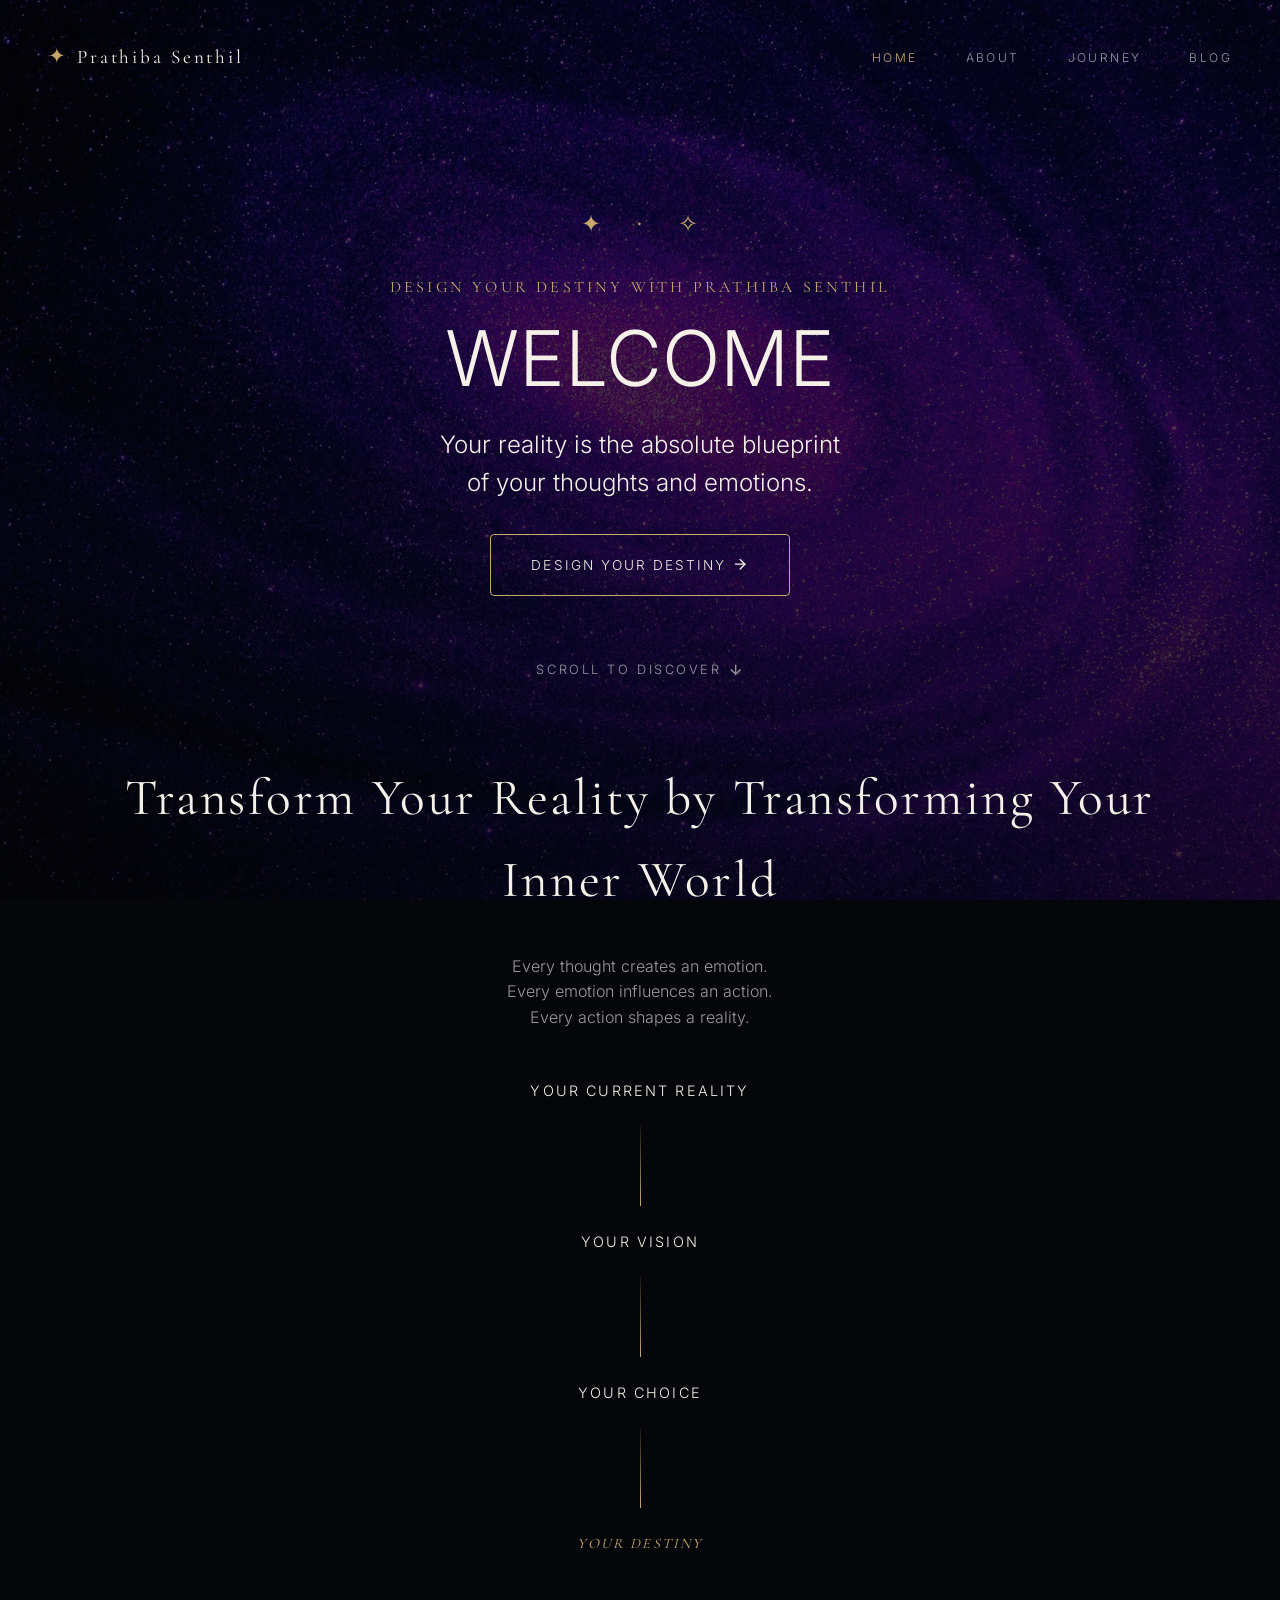
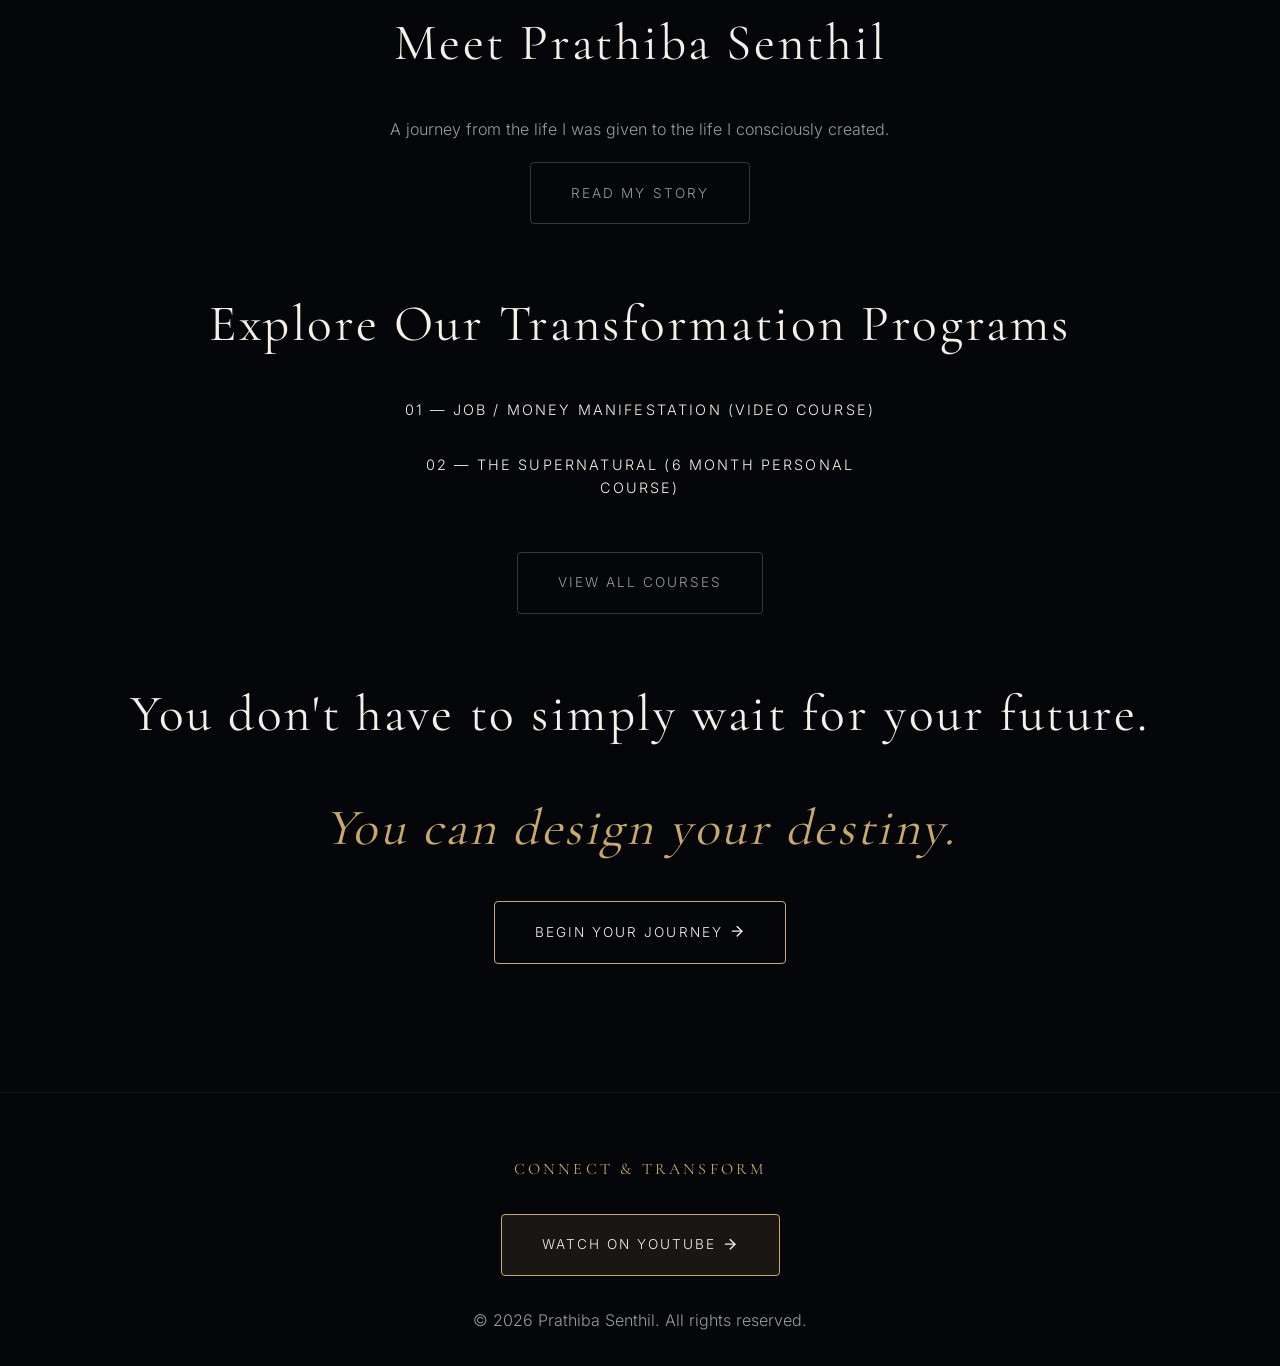
<file: index.html>
<!DOCTYPE html>
<html lang="en">
<head>
    <meta charset="UTF-8">
    <meta name="viewport" content="width=device-width, initial-scale=1.0">
    <title>Design Your Destiny | Transform Your Reality</title>
    
    <!-- SEO Meta Tags -->
    <meta name="description" content="Manifest a brighter you. Join Prathiba Senthil on a cosmic manifestation journey to transform your thoughts, align your emotions, and consciously create the reality you truly desire.">
    <meta name="keywords" content="Prathiba Senthil, Manifestation, Mindset, Reality Creation, Cosmic Manifestation, Personal Transformation, Subconscious Reprogramming">
    <meta name="author" content="Prathiba Senthil">
    <meta name="robots" content="index, follow">
    <link rel="canonical" href="https://prathibasenthil.com/">
    
    <!-- Open Graph / Social Media Sharing (Facebook, LinkedIn, etc.) -->
    <meta property="og:type" content="website">
    <meta property="og:url" content="https://prathibasenthil.com/">
    <meta property="og:title" content="Design Your Destiny | Transform Your Reality">
    <meta property="og:description" content="A journey from the life I was given to the life I consciously created. Unlock the reality you truly deserve through intentional manifestation.">
    <meta property="og:image" content="https://prathibasenthil.com/img/super-natural-Manifestation-by-prathiba-senthil.webp">
    
    <!-- Twitter Card -->
    <meta name="twitter:card" content="summary_large_image">
    <meta name="twitter:url" content="https://prathibasenthil.com/">
    <meta name="twitter:title" content="Design Your Destiny | Transform Your Reality">
    <meta name="twitter:description" content="A journey from the life I was given to the life I consciously created. Unlock the reality you truly deserve through intentional manifestation.">
    <meta name="twitter:image" content="https://prathibasenthil.com/img/super-natural-Manifestation-by-prathiba-senthil.webp">
    
    <!-- Google Search Results Thumbnail Image -->
    <meta name="thumbnail" content="https://prathibasenthil.com/img/super-natural-Manifestation-by-prathiba-senthil.webp">
    <meta itemprop="image" content="https://prathibasenthil.com/img/super-natural-Manifestation-by-prathiba-senthil.webp">
    
    <link rel="icon" type="image/svg+xml" href="/img/favicon.svg">
    
    <link rel="stylesheet" href="/css/style.min.css">
    
    <!-- AI Optimization (AIO) - Structured Data (JSON-LD) -->
    <script type="application/ld+json">
    {
      "@context": "https://schema.org",
      "@graph": [
        {
          "@type": "WebSite",
          "@id": "https://prathibasenthil.com/#website",
          "url": "https://prathibasenthil.com/",
          "name": "Design Your Destiny",
          "description": "Manifestation Mentor & Coach teaching practical tools to reprogram your subconscious mind.",
          "publisher": {
            "@id": "https://prathibasenthil.com/#organization"
          }
        },
        {
          "@type": "Organization",
          "@id": "https://prathibasenthil.com/#organization",
          "name": "Design Your Destiny",
          "url": "https://prathibasenthil.com/",
          "logo": "https://prathibasenthil.com/img/favicon.svg",
          "founder": {
            "@id": "https://prathibasenthil.com/#person"
          }
        },
        {
          "@type": "Person",
          "@id": "https://prathibasenthil.com/#person",
          "name": "Prathiba Senthil",
          "url": "https://prathibasenthil.com/about",
          "email": "contact@prathibasenthil.com",
          "image": "https://prathibasenthil.com/img/super-natural-Manifestation-by-prathiba-senthil.webp",
          "jobTitle": "Manifestation Mentor & Coach",
          "sameAs": [
            "https://instagram.com/prathiba_senthil",
            "https://www.youtube.com/@Prathibas33",
            "https://www.youtube.com/@prathibasenthil",
            "https://who-is-prathiba-senthil.blogspot.com/2026/09/prathiba-senthil-tnpsc-vao-life-transformation-mentor.html",
            "https://medium.com/@prasanth.atelier/prathiba-senthil-from-tnpsc-aspirant-to-village-administrative-officer-and-life-transformation-e71f09205690"
          ]
        }
      ]
    }
    </script>
</head>
<body>

    <!-- Background Elements -->
    <div class="cosmic-bg"></div>
    <div class="stars"></div>

    <!-- Navigation -->
    <header>
        <a href="/" class="logo">
            <span class="logo-star">✦</span>
            <span class="logo-text" data-config="brand.name">DESIGN YOUR DESTINY</span>
        </a>
        <nav>
            <ul>
                <li><a href="/" class="nav-link active">HOME</a></li>
                <li><a href="/about" class="nav-link">ABOUT</a></li>
                <li><a href="/courses" class="nav-link">JOURNEY</a></li>
                <li><a href="/blog" class="nav-link">BLOG</a></li>
            </ul>
        </nav>
    </header>

    <main id="app-content">
        <!-- 1. HOME SECTION -->
        <section id="home" class="active">
            <div class="hero-container container">
                <div class="hero-content text-center">
                    <span class="hero-star">✦ &nbsp; &nbsp; · &nbsp; &nbsp; ✧</span>
                    <h1 class="hero-subtitle" style="text-transform: uppercase;">Design Your Destiny with Prathiba Senthil</h1>
                    <div class="heading-hero">WELCOME</div>
                    <p class="hero-quote">Your reality is the absolute blueprint<br>of your thoughts and emotions.</p>
                    <a href="/design-your-destiny" class="btn btn-primary mt-2 nav-btn" style="text-decoration: none; display: inline-block;">DESIGN YOUR DESTINY <i data-lucide="arrow-right"></i></a>
                    <p class="scroll-hint">Scroll to discover <i data-lucide="arrow-down"></i></p>
                </div>
            </div>

            <div class="intro-container container fade-up">
                <h2 class="heading-section text-center">Transform Your Reality by Transforming Your Inner World</h2>
                <p class="text-center text-muted">Every thought creates an emotion.<br>Every emotion influences an action.<br>Every action shapes a reality.</p>
                
                <div class="journey-line-container">
                    <div class="journey-step fade-up">YOUR CURRENT REALITY</div>
                    <div class="journey-line"></div>
                    <div class="journey-step fade-up">YOUR VISION</div>
                    <div class="journey-line"></div>
                    <div class="journey-step fade-up">YOUR CHOICE</div>
                    <div class="journey-line"></div>
                    <div class="journey-step fade-up text-accent">YOUR DESTINY</div>
                </div>
            </div>

            <!-- Previews -->
            <div class="container fade-up text-center" style="margin-top: 40px; margin-bottom: 20px;">
                <h2 class="heading-section">Meet Prathiba Senthil</h2>
                <p class="text-muted" style="margin-bottom: 20px;">A journey from the life I was given to the life I consciously created.</p>
                <a href="/about" class="btn btn-outline" style="text-decoration: none; display: inline-block;">READ MY STORY</a>
            </div>

            <div class="container fade-up text-center" style="margin-top: 60px; margin-bottom: 60px;">
                <h2 class="heading-section">Explore Our Transformation Programs</h2>
                <div class="journey-line-container" style="max-width: 500px; margin: 20px auto;">
                    <div class="journey-step">01 &mdash; JOB / MONEY MANIFESTATION (Video Course)</div>
                    <div class="journey-step mt-2">02 &mdash; THE SUPERNATURAL (6 Month Personal Course)</div>
                </div>
                <a href="/courses" class="btn btn-outline mt-2" style="text-decoration: none; display: inline-block;">VIEW ALL COURSES</a>
            </div>

            <div class="closing-container container fade-up text-center">
                <h2 class="heading-section">You don't have to simply wait for your future.</h2>
                <h2 class="heading-section text-accent mb-2">You can design your destiny.</h2>
                <a href="/design-your-destiny" class="btn btn-primary nav-btn" style="text-decoration: none; display: inline-block;">BEGIN YOUR JOURNEY <i data-lucide="arrow-right"></i></a>
            </div>
        </section>
    </main>

    <footer class="site-footer fade-up">
        <div class="container text-center">
            <h3 class="hero-subtitle">CONNECT & TRANSFORM</h3>
            <div class="social-links">
                <a href="#" data-config-href="socials.youtube" target="_blank" class="btn btn-primary" style="background: rgba(200, 169, 107, 0.1);">WATCH ON YOUTUBE <i data-lucide="arrow-right"></i></a>
            </div>
            <p class="text-muted mt-2">&copy; <span data-config="brand.established">2026</span> <span data-config="brand.name">Prathiba Senthil</span>. All rights reserved.</p>
        </div>
    </footer>

    <script src="/js/config.js" defer></script>
    <script src="/js/lucide.min.js" defer></script>
    <script src="/js/main.js" defer></script>
    <script src="/js/animations.js" defer></script>
    <script defer>
        document.addEventListener('DOMContentLoaded', () => {
            if (typeof lucide !== 'undefined') lucide.createIcons();
        });
    </script>
</body>
</html>
</file>
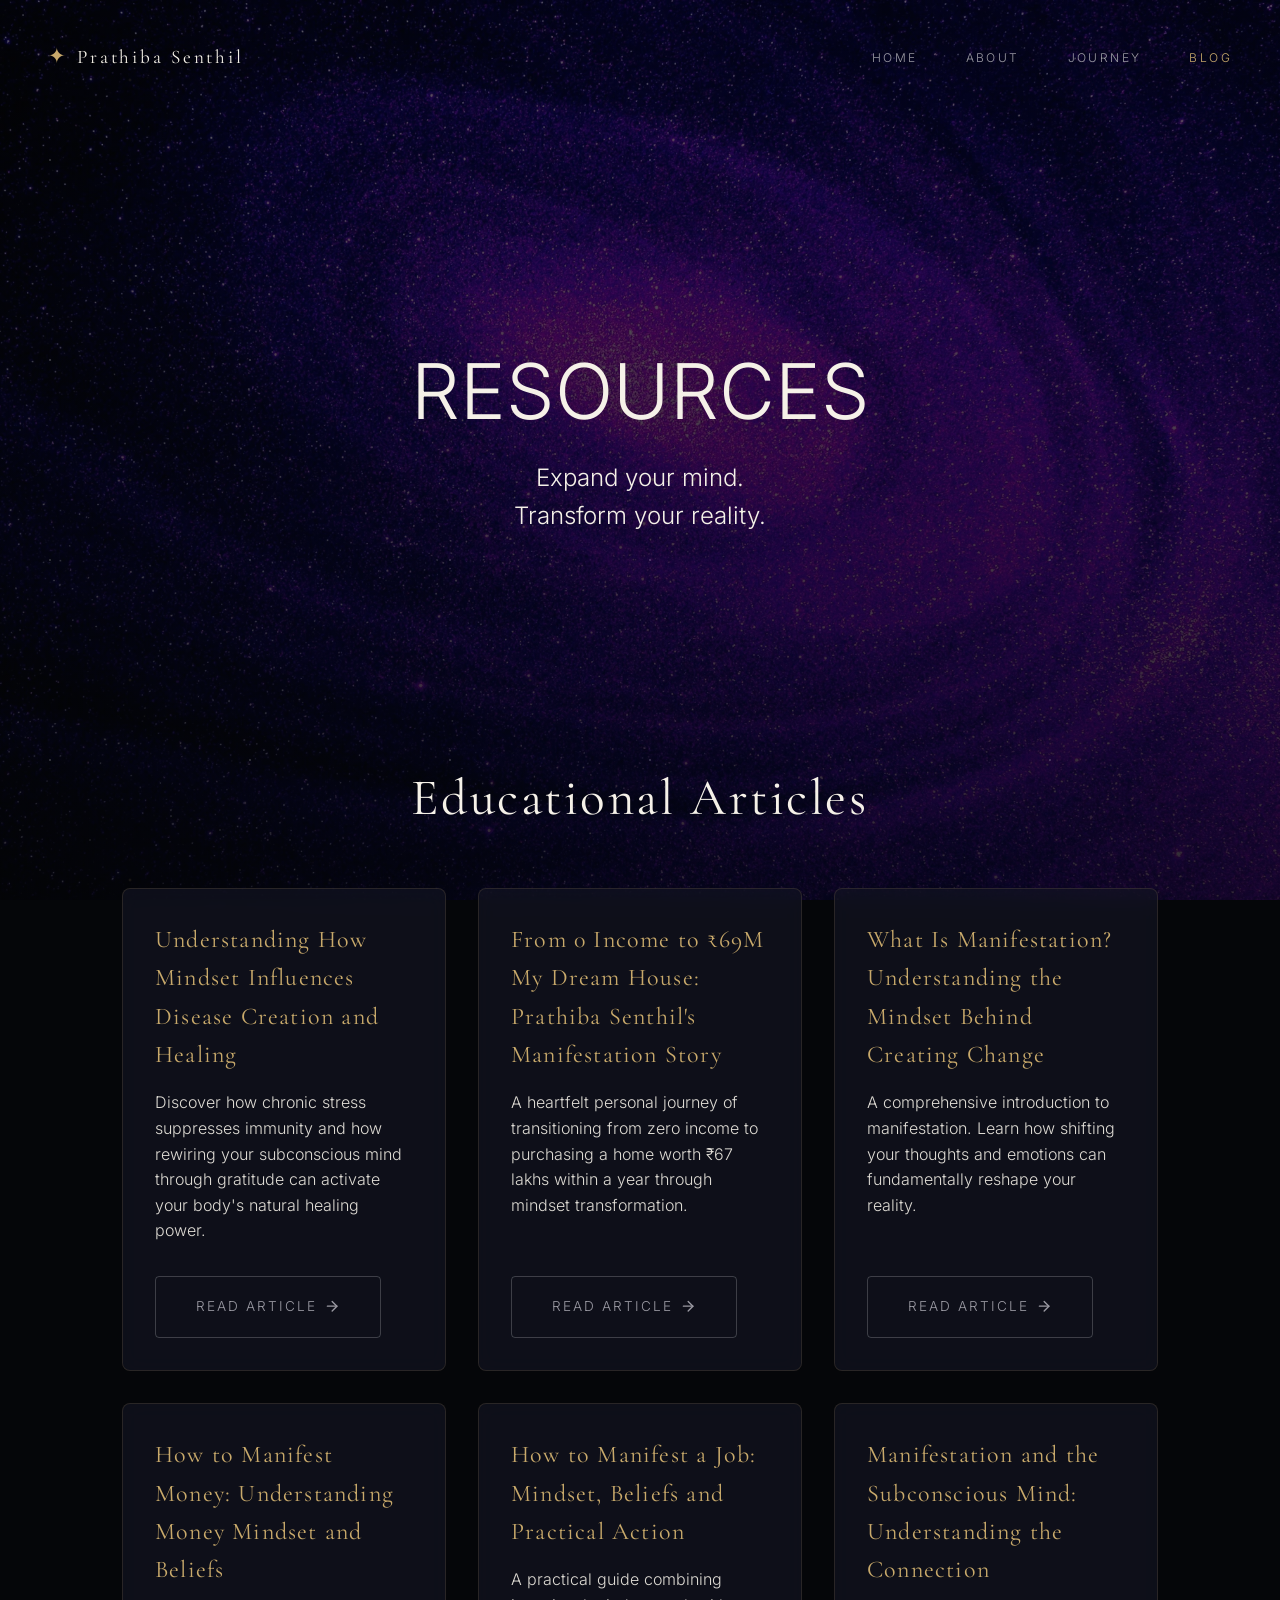
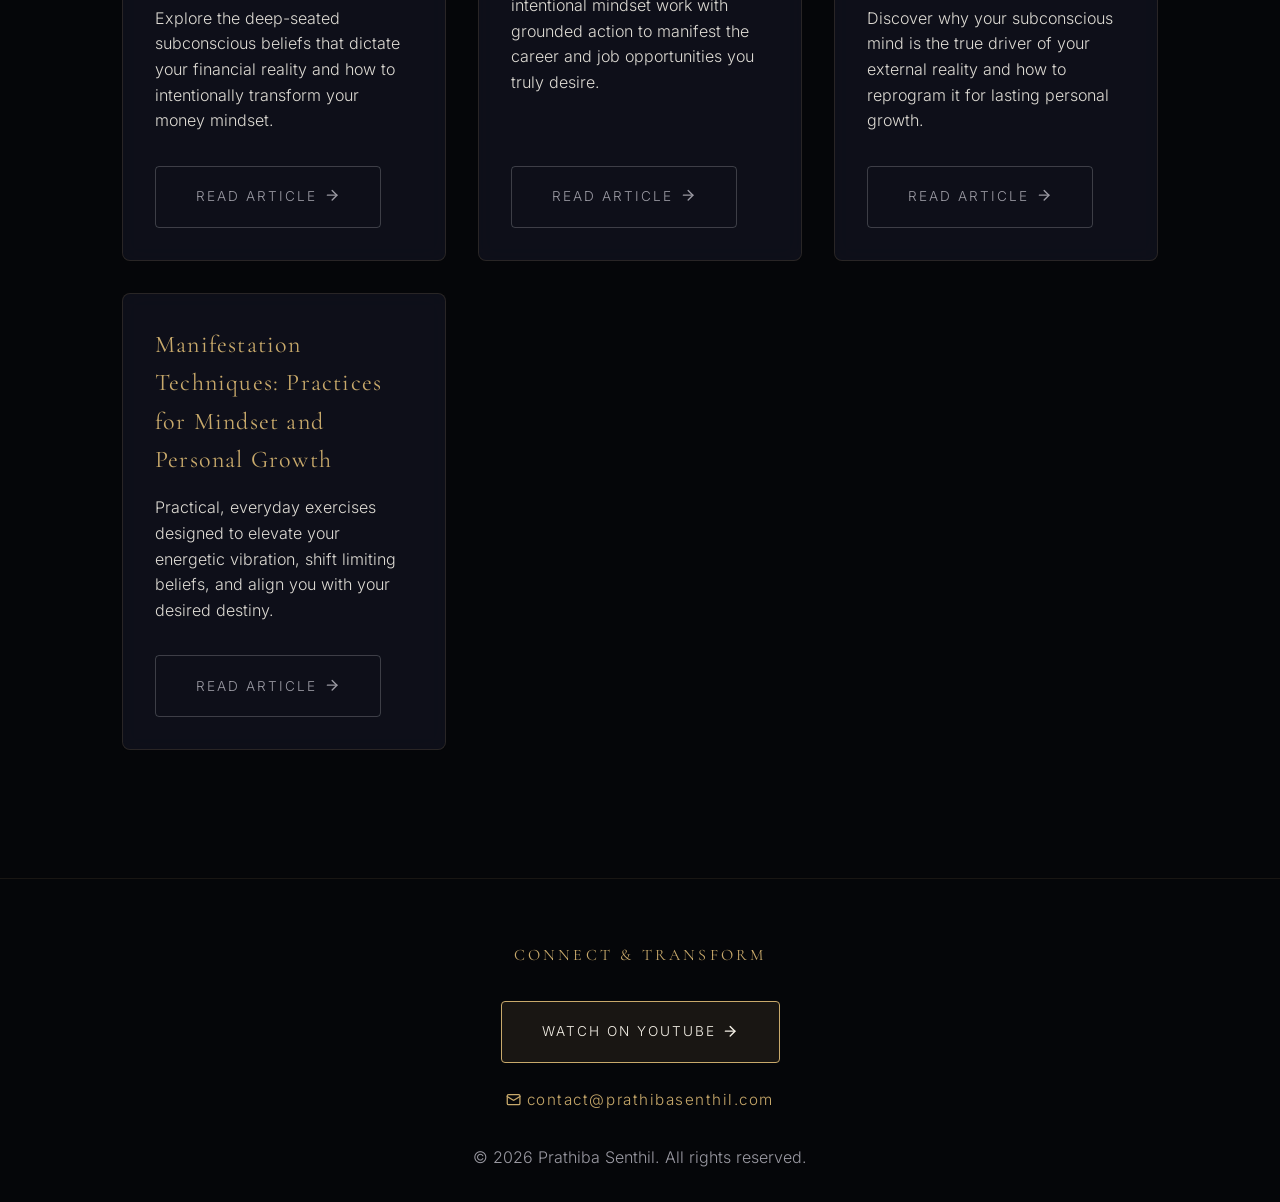
<file: blog/index.html>
<!DOCTYPE html>
<html lang="en">
<head>
    <meta charset="UTF-8">
    <meta name="viewport" content="width=device-width, initial-scale=1.0">
    <title>Manifestation & Personal Transformation Resources | Design Your Destiny</title>
    
    <meta name="description" content="Explore articles, resources and guides on manifestation, mindset, the subconscious mind and personal transformation by Prathiba Senthil.">
    <link rel="canonical" href="https://prathibasenthil.com/blog">
    
    <meta property="og:type" content="website">
    <meta property="og:url" content="https://prathibasenthil.com/blog">
    <meta property="og:title" content="Manifestation & Personal Transformation Resources | Design Your Destiny">
    <meta property="og:description" content="Explore articles, resources and guides on manifestation, mindset, the subconscious mind and personal transformation by Prathiba Senthil.">
    
    <link rel="icon" type="image/svg+xml" href="/img/favicon.svg">
    
    <link rel="stylesheet" href="/css/style.min.css">
    
    <style>
        .blog-grid {
            display: grid;
            grid-template-columns: repeat(auto-fit, minmax(300px, 1fr));
            gap: 2rem;
            margin-top: 3rem;
            text-align: left;
        }
        .article-card {
            padding: 2rem;
            display: flex;
            flex-direction: column;
            justify-content: space-between;
        }
        .article-card h4 {
            font-size: 1.5rem;
            margin-bottom: 1rem;
            color: var(--color-champagne-gold);
        }
        .article-card p {
            margin-bottom: 2rem;
            color: var(--color-warm-ivory);
            opacity: 0.9;
            flex-grow: 1;
        }
    </style>
    
    <script type="application/ld+json">
    {
      "@context": "https://schema.org",
      "@type": "CollectionPage",
      "name": "Manifestation & Personal Transformation Resources",
      "description": "Educational articles on manifestation, the subconscious mind, and reality creation by Prathiba Senthil.",
      "url": "https://prathibasenthil.com/blog"
    }
    </script>
</head>
<body>
    <div class="cosmic-bg"></div>
    <div class="stars"></div>

    <header>
        <a href="/" class="logo">
            <span class="logo-star">✦</span>
            <span class="logo-text" data-config="brand.name">DESIGN YOUR DESTINY</span>
        </a>
        <nav>
            <ul>
                <li><a href="/" class="nav-link">HOME</a></li>
                <li><a href="/about" class="nav-link">ABOUT</a></li>
                <li><a href="/courses" class="nav-link">JOURNEY</a></li>
                <li><a href="/blog" class="nav-link active">BLOG</a></li>
            </ul>
        </nav>
    </header>

    <main id="app-content">
        <section id="blog" class="active">
            <div class="container text-center hero-container">
                <h1 style="position: absolute; width: 1px; height: 1px; padding: 0; margin: -1px; overflow: hidden; clip: rect(0, 0, 0, 0); white-space: nowrap; border: 0;">Manifestation & Personal Transformation Resources</h1>
                <div class="heading-hero">RESOURCES</div>
                <p class="hero-quote">Expand your mind.<br>Transform your reality.</p>
            </div>

            <div class="container fade-up text-center">
                <h2 class="heading-section">Educational Articles</h2>
                
                <div class="blog-grid">
                    <div class="glass-card article-card">
                        <h4>Understanding How Mindset Influences Disease Creation and Healing</h4>
                        <p>Discover how chronic stress suppresses immunity and how rewiring your subconscious mind through gratitude can activate your body's natural healing power.</p>
                        <a href="/blog/how-mindset-influences-disease-and-healing" class="btn btn-outline" style="text-decoration: none; align-self: flex-start;">READ ARTICLE <i data-lucide="arrow-right"></i></a>
                    </div>
                    
                    <div class="glass-card article-card">
                        <h4>From 0 Income to ₹69M My Dream House: Prathiba Senthil's Manifestation Story</h4>
                        <p>A heartfelt personal journey of transitioning from zero income to purchasing a home worth ₹67 lakhs within a year through mindset transformation.</p>
                        <a href="/blog/from-0-income-to-69m-my-dream-house" class="btn btn-outline" style="text-decoration: none; align-self: flex-start;">READ ARTICLE <i data-lucide="arrow-right"></i></a>
                    </div>
                    
                    <div class="glass-card article-card">
                        <h4>What Is Manifestation? Understanding the Mindset Behind Creating Change</h4>
                        <p>A comprehensive introduction to manifestation. Learn how shifting your thoughts and emotions can fundamentally reshape your reality.</p>
                        <a href="/blog/what-is-manifestation" class="btn btn-outline" style="text-decoration: none; align-self: flex-start;">READ ARTICLE <i data-lucide="arrow-right"></i></a>
                    </div>
                    
                    <div class="glass-card article-card">
                        <h4>How to Manifest Money: Understanding Money Mindset and Beliefs</h4>
                        <p>Explore the deep-seated subconscious beliefs that dictate your financial reality and how to intentionally transform your money mindset.</p>
                        <a href="/blog/how-to-manifest-money" class="btn btn-outline" style="text-decoration: none; align-self: flex-start;">READ ARTICLE <i data-lucide="arrow-right"></i></a>
                    </div>
                    
                    <div class="glass-card article-card">
                        <h4>How to Manifest a Job: Mindset, Beliefs and Practical Action</h4>
                        <p>A practical guide combining intentional mindset work with grounded action to manifest the career and job opportunities you truly desire.</p>
                        <a href="/blog/how-to-manifest-a-job" class="btn btn-outline" style="text-decoration: none; align-self: flex-start;">READ ARTICLE <i data-lucide="arrow-right"></i></a>
                    </div>
                    
                    <div class="glass-card article-card">
                        <h4>Manifestation and the Subconscious Mind: Understanding the Connection</h4>
                        <p>Discover why your subconscious mind is the true driver of your external reality and how to reprogram it for lasting personal growth.</p>
                        <a href="/blog/manifestation-and-subconscious-mind" class="btn btn-outline" style="text-decoration: none; align-self: flex-start;">READ ARTICLE <i data-lucide="arrow-right"></i></a>
                    </div>

                    <div class="glass-card article-card">
                        <h4>Manifestation Techniques: Practices for Mindset and Personal Growth</h4>
                        <p>Practical, everyday exercises designed to elevate your energetic vibration, shift limiting beliefs, and align you with your desired destiny.</p>
                        <a href="/blog/manifestation-techniques" class="btn btn-outline" style="text-decoration: none; align-self: flex-start;">READ ARTICLE <i data-lucide="arrow-right"></i></a>
                    </div>
                </div>
            </div>
        </section>
    </main>

    <footer class="site-footer fade-up">
        <div class="container text-center">
            <h3 class="hero-subtitle">CONNECT & TRANSFORM</h3>
            <div class="social-links">
                <a href="#" data-config-href="socials.youtube" target="_blank" class="btn btn-primary" style="background: rgba(200, 169, 107, 0.1);">WATCH ON YOUTUBE <i data-lucide="arrow-right"></i></a>
            </div>
            <p style="margin-top: 1.5rem;"><a href="mailto:contact@prathibasenthil.com" style="color: var(--color-champagne-gold); text-decoration: none; font-size: 0.95rem; letter-spacing: 0.1em;"><i data-lucide="mail" class="icon-sm"></i> contact@prathibasenthil.com</a></p>
            <p class="text-muted mt-2">&copy; <span data-config="brand.established">2026</span> <span data-config="brand.name">Prathiba Senthil</span>. All rights reserved.</p>
        </div>
    </footer>

    <script src="/js/config.js" defer></script>
    <script src="/js/lucide.min.js" defer></script>
    <script src="/js/main.js" defer></script>
    <script src="/js/animations.js" defer></script>
    <script defer>
        document.addEventListener('DOMContentLoaded', () => {
            if (typeof lucide !== 'undefined') lucide.createIcons();
        });
    </script>
</body>
</html>
</file>
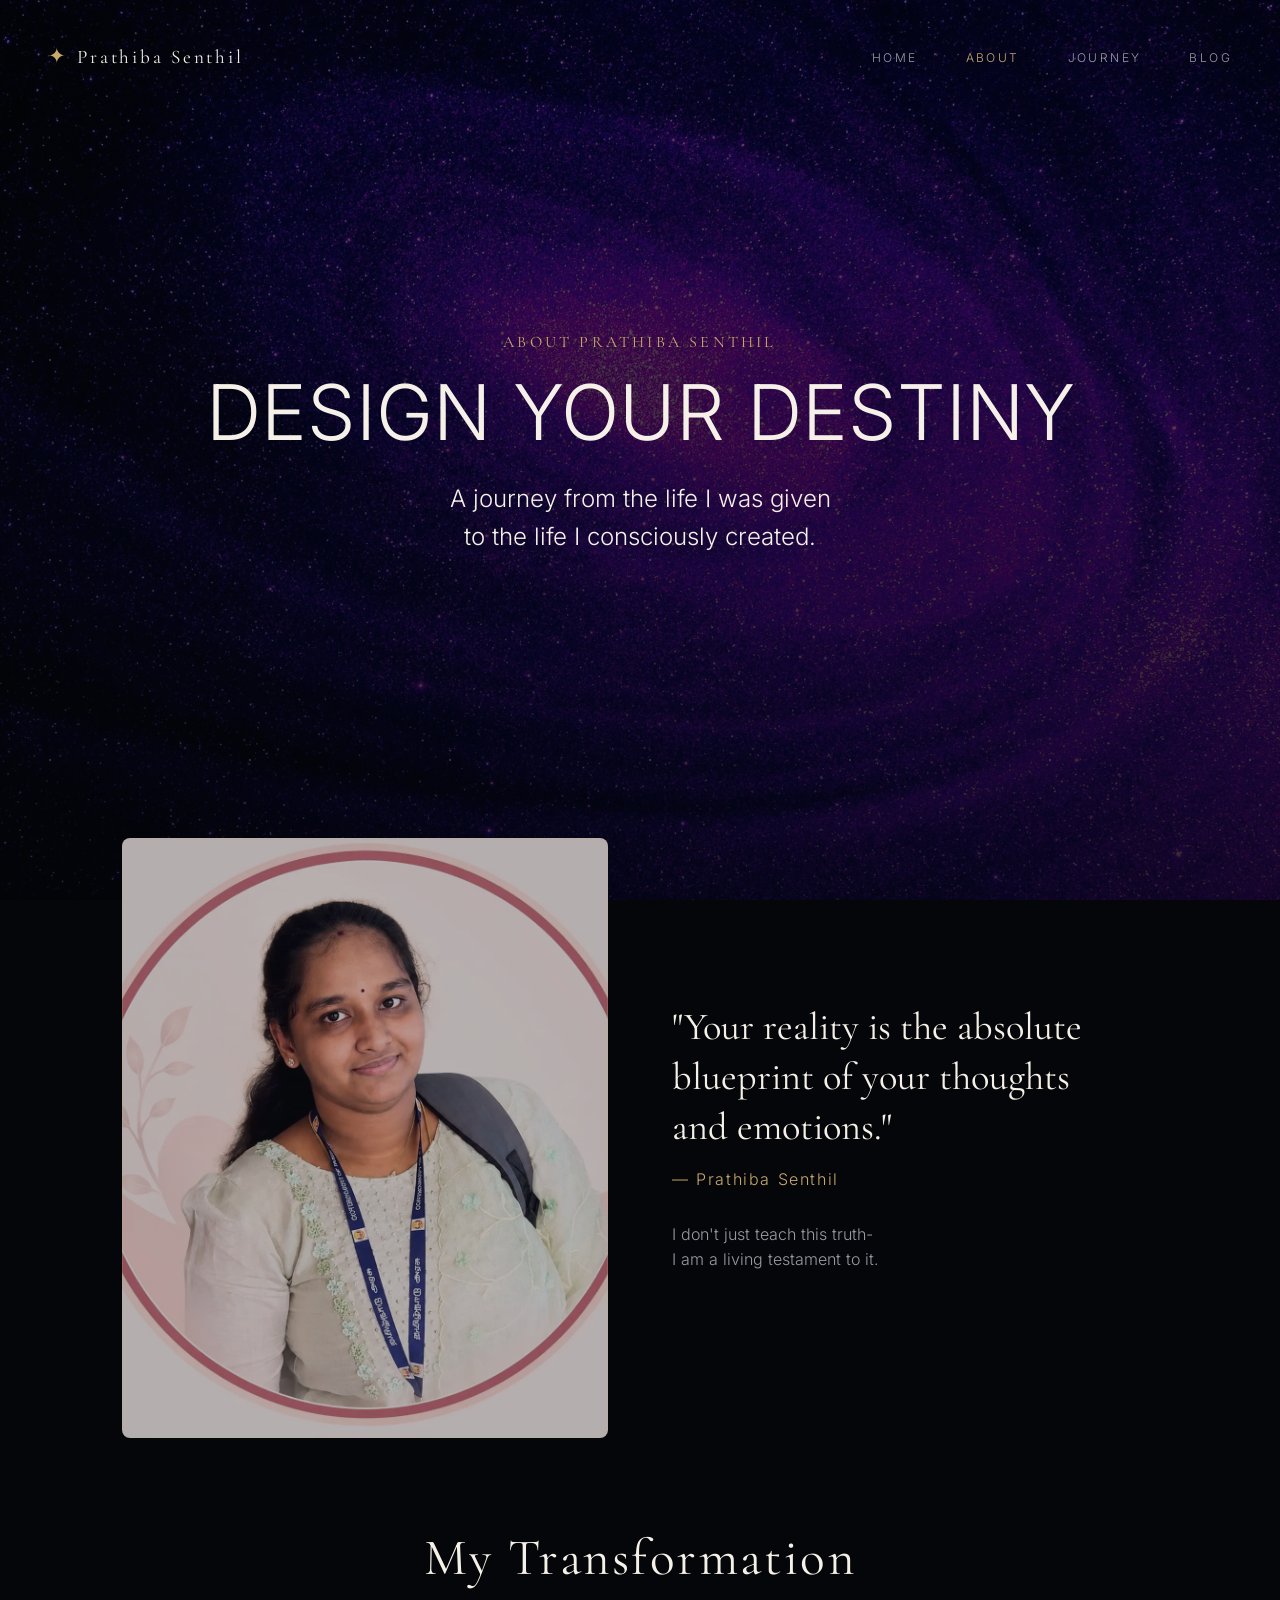
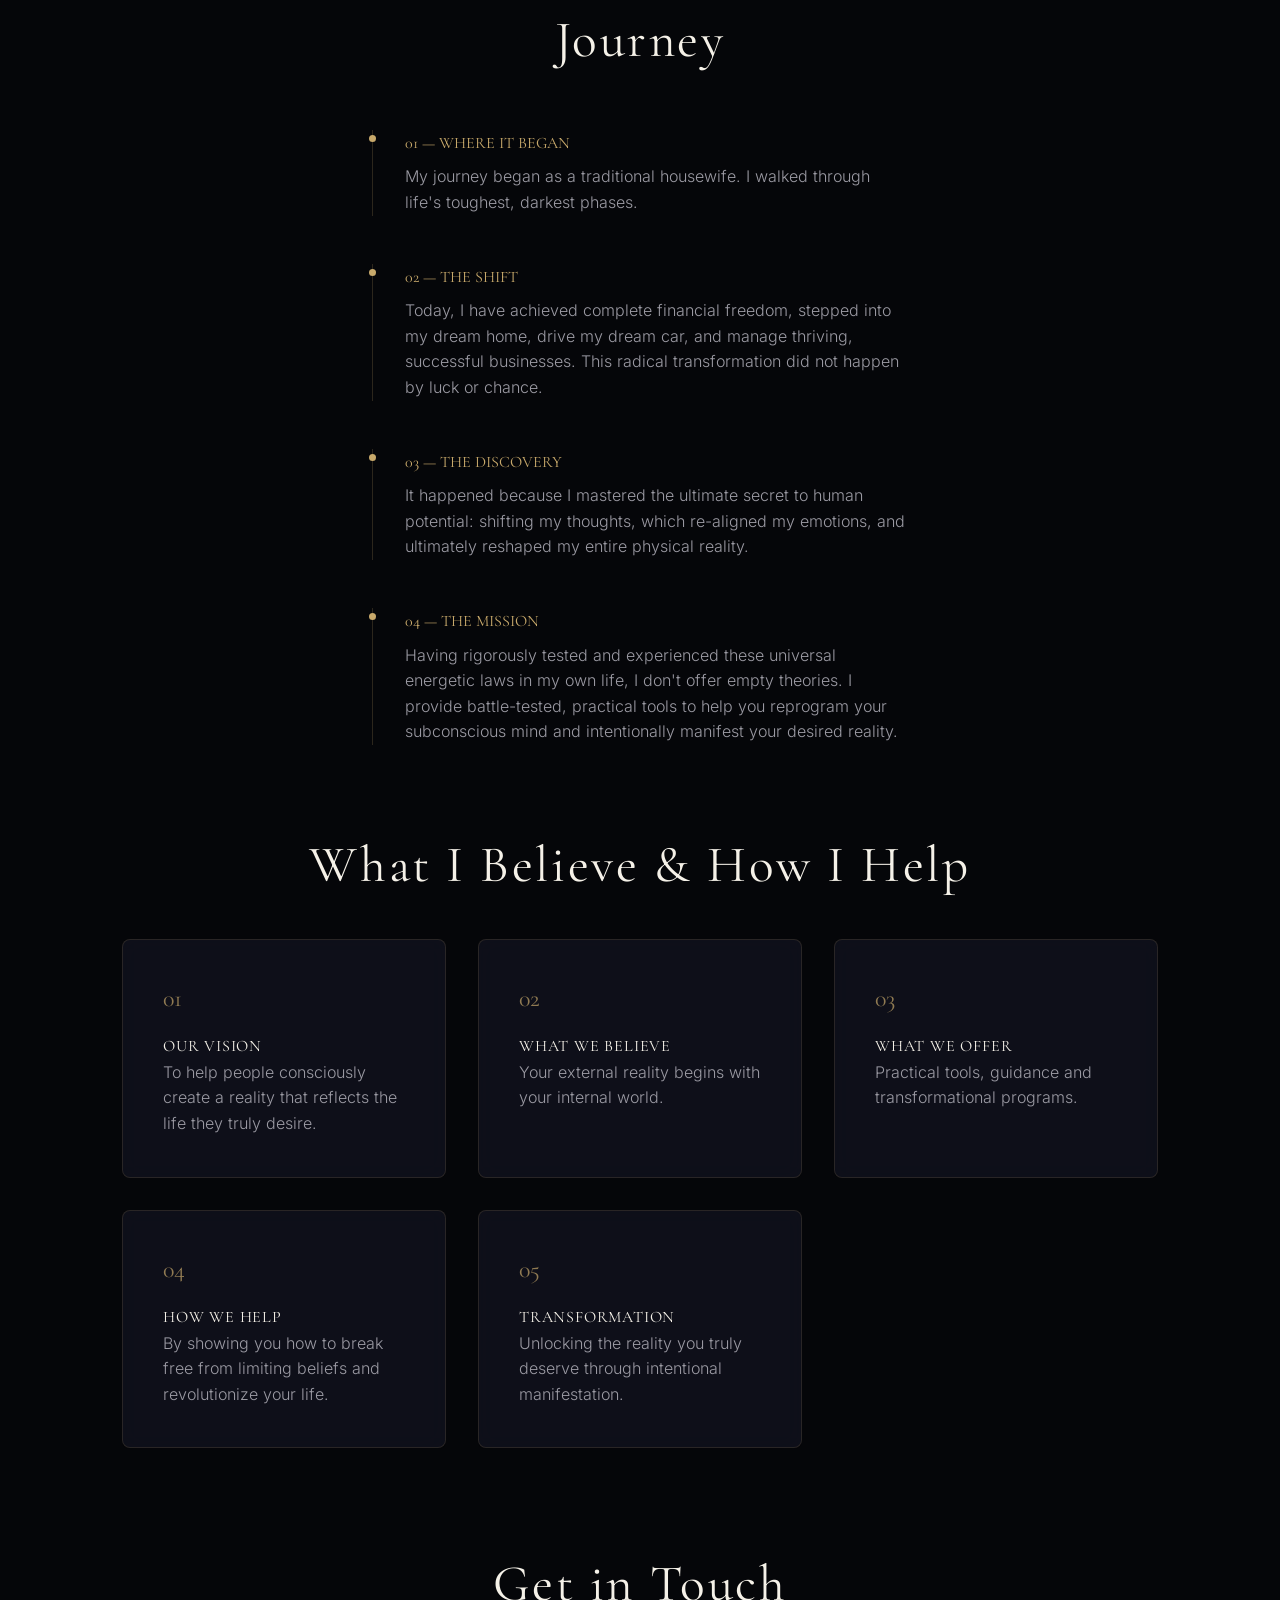
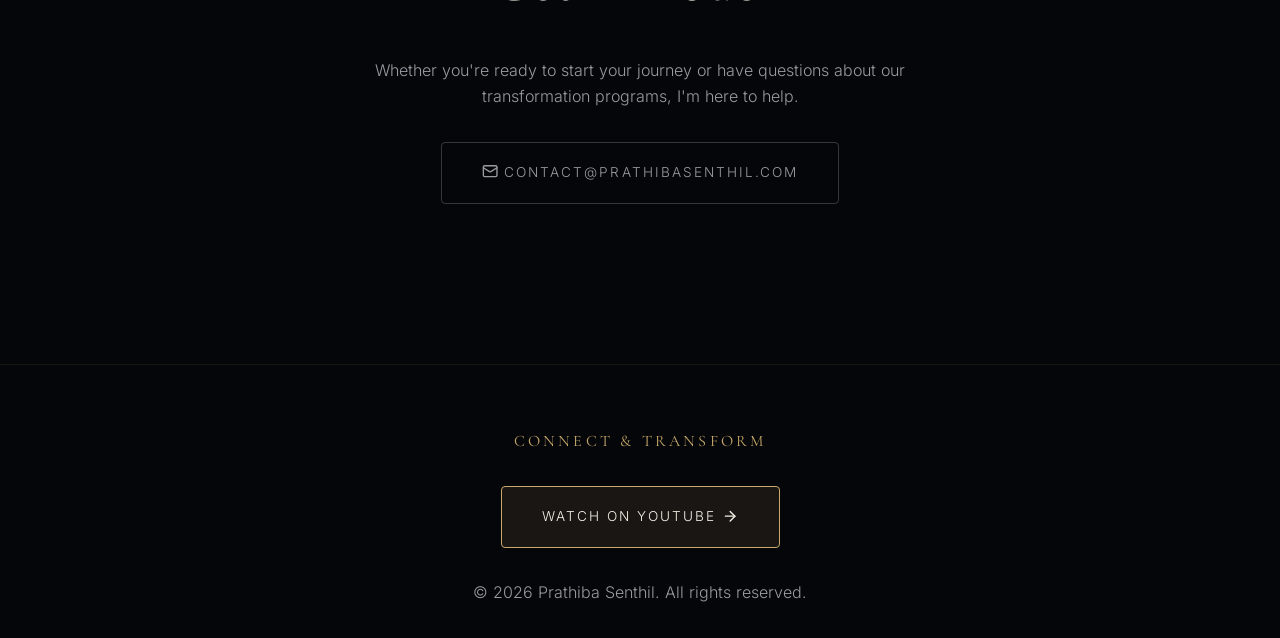
<file: about.html>
<!DOCTYPE html>
<html lang="en">
<head>
    <meta charset="UTF-8">
    <meta name="viewport" content="width=device-width, initial-scale=1.0">
    <title>About Design Your Destiny | Prathiba Senthil</title>
    
    <!-- SEO Meta Tags -->
    <meta name="description" content="A journey from the life I was given to the life I consciously created. Discover the transformation story of Prathiba Senthil.">
    <link rel="canonical" href="https://prathibasenthil.com/about">
    
    <!-- Open Graph -->
    <meta property="og:type" content="website">
    <meta property="og:url" content="https://prathibasenthil.com/about">
    <meta property="og:title" content="About Design Your Destiny | Prathiba Senthil">
    <meta property="og:description" content="A journey from the life I was given to the life I consciously created.">
    <meta property="og:image" content="https://prathibasenthil.com/img/super-natural-Manifestation-by-prathiba-senthil.webp">
    
    <!-- Twitter Card -->
    <meta name="twitter:card" content="summary_large_image">
    <meta name="twitter:title" content="About Design Your Destiny | Prathiba Senthil">
    <meta name="twitter:description" content="A journey from the life I was given to the life I consciously created.">
    <meta name="twitter:image" content="https://prathibasenthil.com/img/super-natural-Manifestation-by-prathiba-senthil.webp">
    
    <!-- Google Search Results Thumbnail Image -->
    <meta name="thumbnail" content="https://prathibasenthil.com/img/Prathiba-Senthil-life-transformation.webp">
    <meta itemprop="image" content="https://prathibasenthil.com/img/Prathiba-Senthil-life-transformation.webp">
    
    <link rel="icon" type="image/svg+xml" href="/img/favicon.svg">
    
    <link rel="stylesheet" href="/css/style.min.css">
    
    <script type="application/ld+json">
    {
      "@context": "https://schema.org",
      "@graph": [
        {
          "@type": "ProfilePage",
          "@id": "https://prathibasenthil.com/about/#webpage",
          "url": "https://prathibasenthil.com/about",
          "name": "About Prathiba Senthil | Design Your Destiny",
          "mainEntity": {
            "@id": "https://prathibasenthil.com/#person"
          }
        },
        {
          "@type": "Person",
          "@id": "https://prathibasenthil.com/#person",
          "name": "Prathiba Senthil",
          "jobTitle": "Manifestation Mentor & Coach",
          "url": "https://prathibasenthil.com/",
          "email": "contact@prathibasenthil.com",
          "image": "https://prathibasenthil.com/img/super-natural-Manifestation-by-prathiba-senthil.webp",
          "description": "A living testament to manifestation who teaches the practical tools to reprogram your subconscious mind and reshape your reality.",
          "sameAs": [
            "https://instagram.com/prathiba_senthil",
            "https://www.youtube.com/@Prathibas33",
            "https://www.youtube.com/@prathibasenthil",
            "https://who-is-prathiba-senthil.blogspot.com/2026/09/prathiba-senthil-tnpsc-vao-life-transformation-mentor.html",
            "https://medium.com/@prasanth.atelier/prathiba-senthil-from-tnpsc-aspirant-to-village-administrative-officer-and-life-transformation-e71f09205690"
          ]
        },
        {
          "@type": "BreadcrumbList",
          "itemListElement": [{
            "@type": "ListItem",
            "position": 1,
            "name": "Home",
            "item": "https://prathibasenthil.com/"
          },{
            "@type": "ListItem",
            "position": 2,
            "name": "About"
          }]
        }
      ]
    }
    </script>
</head>
<body>
    <!-- Background Elements -->
    <div class="cosmic-bg"></div>
    <div class="stars"></div>

    <!-- SPA Transition Overlay -->
    <!-- Navigation -->
    <header>
        <a href="/" class="logo">
            <span class="logo-star">✦</span>
            <span class="logo-text" data-config="brand.name">DESIGN YOUR DESTINY</span>
        </a>
        <nav>
            <ul>
                <li><a href="/" class="nav-link">HOME</a></li>
                <li><a href="/about" class="nav-link active">ABOUT</a></li>
                <li><a href="/courses" class="nav-link">JOURNEY</a></li>
                <li><a href="/blog" class="nav-link">BLOG</a></li>
            </ul>
        </nav>
    </header>

    <main id="app-content">
        <section id="about" class="active">
            <div class="container hero-container text-center">
                <h1 class="hero-subtitle fade-up" style="text-transform: uppercase;">About Prathiba Senthil</h1>
                <div class="heading-hero">DESIGN YOUR DESTINY</div>
                <p class="hero-quote">A journey from the life I was given<br>to the life I consciously created.</p>
            </div>

            <div class="container split-layout fade-up">
                <div class="split-left">
                    <div class="founder-image"></div>
                </div>
                <div class="split-right">
                    <blockquote class="founder-quote">
                        "Your reality is the absolute<br>blueprint of your thoughts<br>and emotions."
                        <cite>&mdash; Prathiba Senthil</cite>
                    </blockquote>
                    <p class="mt-2 text-muted">I don't just teach this truth-<br>I am a living testament to it.</p>
                </div>
            </div>

            <div class="container transformation-story">
                <h2 class="heading-section text-center fade-up" style="margin-bottom: 3rem;">My Transformation Journey</h2>
                <div class="story-step fade-up">
                    <span class="step-num">01 &mdash; WHERE IT BEGAN</span>
                    <p>My journey began as a traditional housewife. I walked through life's toughest, darkest phases.</p>
                </div>
                <div class="story-step fade-up">
                    <span class="step-num">02 &mdash; THE SHIFT</span>
                    <p>Today, I have achieved complete financial freedom, stepped into my dream home, drive my dream car, and manage thriving, successful businesses. This radical transformation did not happen by luck or chance.</p>
                </div>
                <div class="story-step fade-up">
                    <span class="step-num">03 &mdash; THE DISCOVERY</span>
                    <p>It happened because I mastered the ultimate secret to human potential: shifting my thoughts, which re-aligned my emotions, and ultimately reshaped my entire physical reality.</p>
                </div>
                <div class="story-step fade-up">
                    <span class="step-num">04 &mdash; THE MISSION</span>
                    <p>Having rigorously tested and experienced these universal energetic laws in my own life, I don't offer empty theories. I provide battle-tested, practical tools to help you reprogram your subconscious mind and intentionally manifest your desired reality.</p>
                </div>
            </div>

            <div class="container">
                <h2 class="heading-section text-center fade-up">What I Believe & How I Help</h2>
                <div class="beliefs-container" style="margin-top: 2rem;">
                    <div class="glass-card belief-card fade-up">
                        <span class="card-num">01</span>
                        <h4>OUR VISION</h4>
                        <p class="text-muted">To help people consciously create a reality that reflects the life they truly desire.</p>
                    </div>
                    <div class="glass-card belief-card fade-up">
                        <span class="card-num">02</span>
                        <h4>WHAT WE BELIEVE</h4>
                        <p class="text-muted">Your external reality begins with your internal world.</p>
                    </div>
                    <div class="glass-card belief-card fade-up">
                        <span class="card-num">03</span>
                        <h4>WHAT WE OFFER</h4>
                        <p class="text-muted">Practical tools, guidance and transformational programs.</p>
                    </div>
                    <div class="glass-card belief-card fade-up">
                        <span class="card-num">04</span>
                        <h4>HOW WE HELP</h4>
                        <p class="text-muted">By showing you how to break free from limiting beliefs and revolutionize your life.</p>
                    </div>
                    <div class="glass-card belief-card fade-up">
                        <span class="card-num">05</span>
                        <h4>TRANSFORMATION</h4>
                        <p class="text-muted">Unlocking the reality you truly deserve through intentional manifestation.</p>
                    </div>
                </div>
            </div>
            
            <div class="container text-center" style="margin-top: 6rem; margin-bottom: 2rem;">
                <h2 class="heading-section fade-up">Get in Touch</h2>
                <p class="text-muted fade-up" style="max-width: 600px; margin: 0 auto 2rem;">Whether you're ready to start your journey or have questions about our transformation programs, I'm here to help.</p>
                <a href="mailto:contact@prathibasenthil.com" class="btn btn-outline fade-up" style="text-decoration: none; display: inline-block;">
                    <i data-lucide="mail"></i> contact@prathibasenthil.com
                </a>
            </div>
        </section>
    </main>

    <footer class="site-footer fade-up">
        <div class="container text-center">
            <h3 class="hero-subtitle">CONNECT & TRANSFORM</h3>
            <div class="social-links">
                <a href="#" data-config-href="socials.youtube" target="_blank" class="btn btn-primary" style="background: rgba(200, 169, 107, 0.1);">WATCH ON YOUTUBE <i data-lucide="arrow-right"></i></a>
            </div>
            <p class="text-muted mt-2">&copy; <span data-config="brand.established">2026</span> <span data-config="brand.name">Prathiba Senthil</span>. All rights reserved.</p>
        </div>
    </footer>

    <script src="/js/config.js" defer></script>
    <script src="/js/lucide.min.js" defer></script>
    <script src="/js/main.js" defer></script>
    <script src="/js/animations.js" defer></script>
    <script defer>
        document.addEventListener('DOMContentLoaded', () => {
            if (typeof lucide !== 'undefined') lucide.createIcons();
        });
    </script>
</body>
</html>
</file>
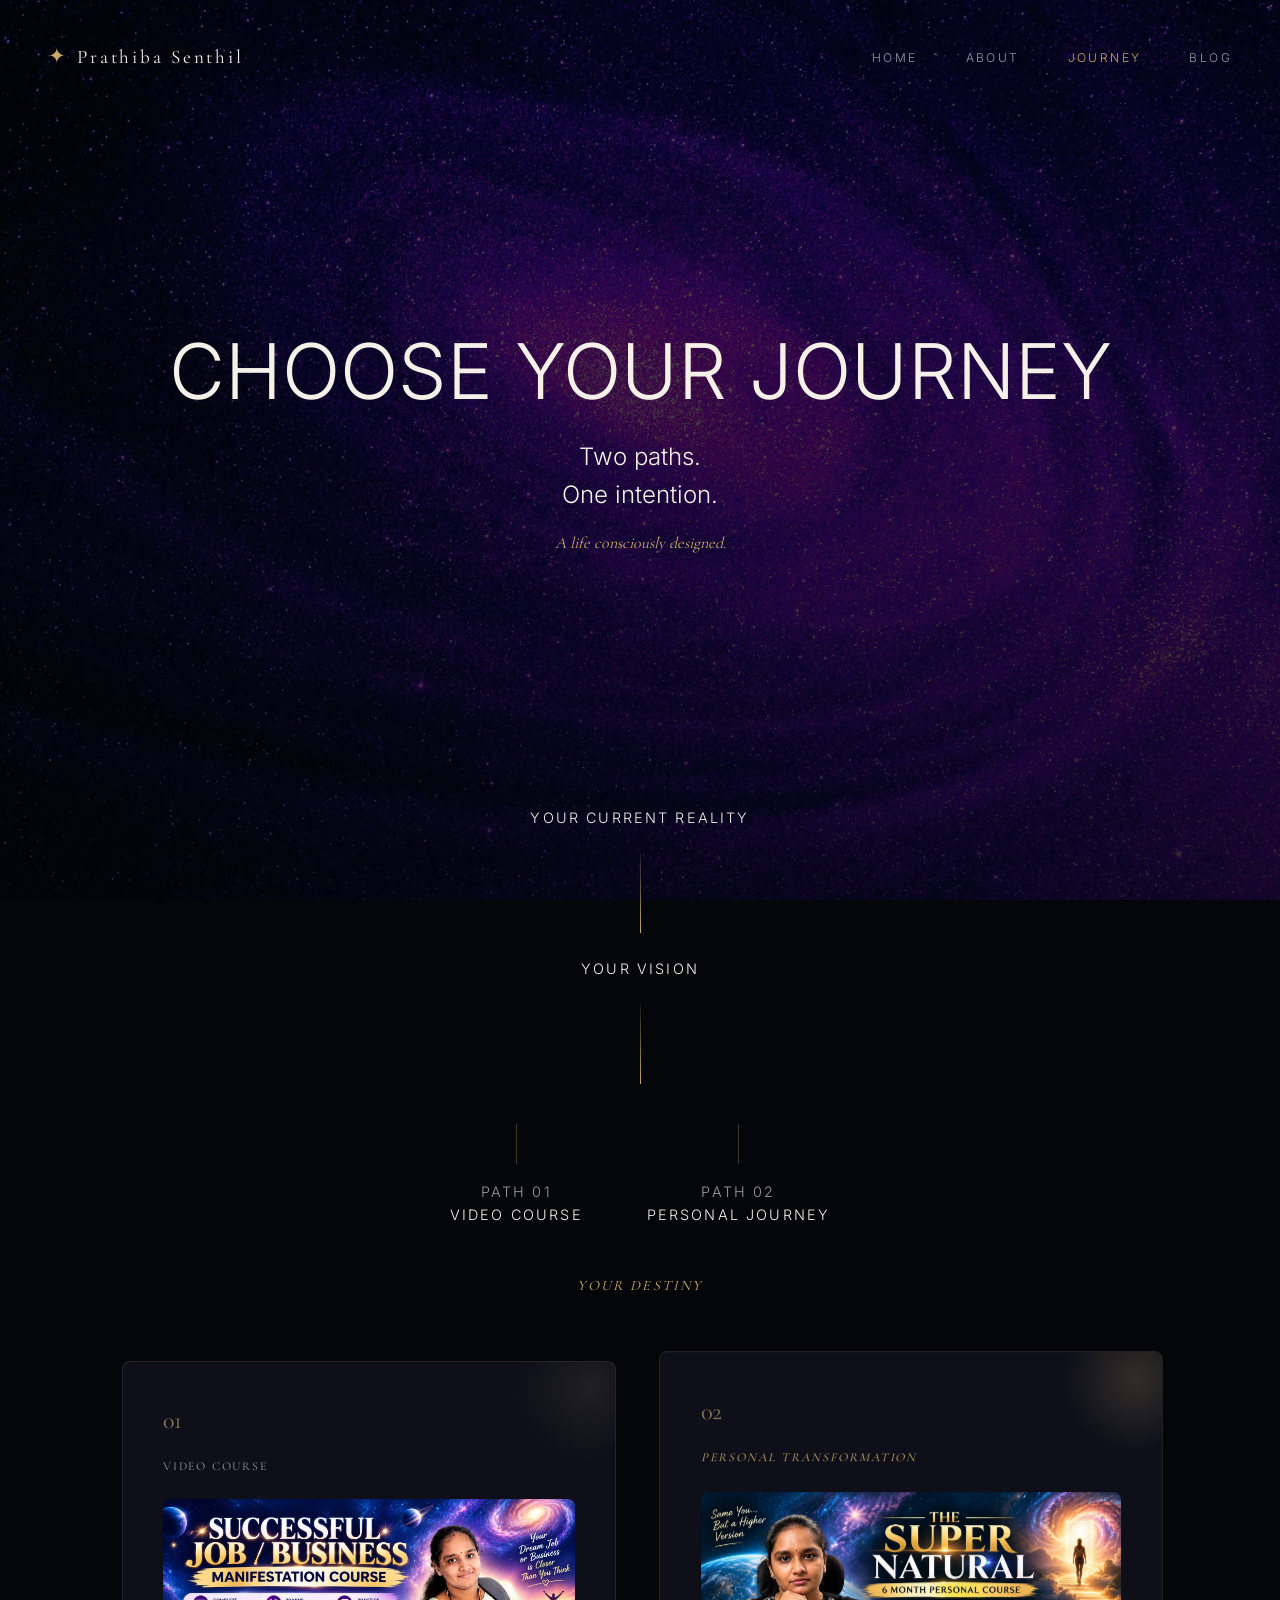
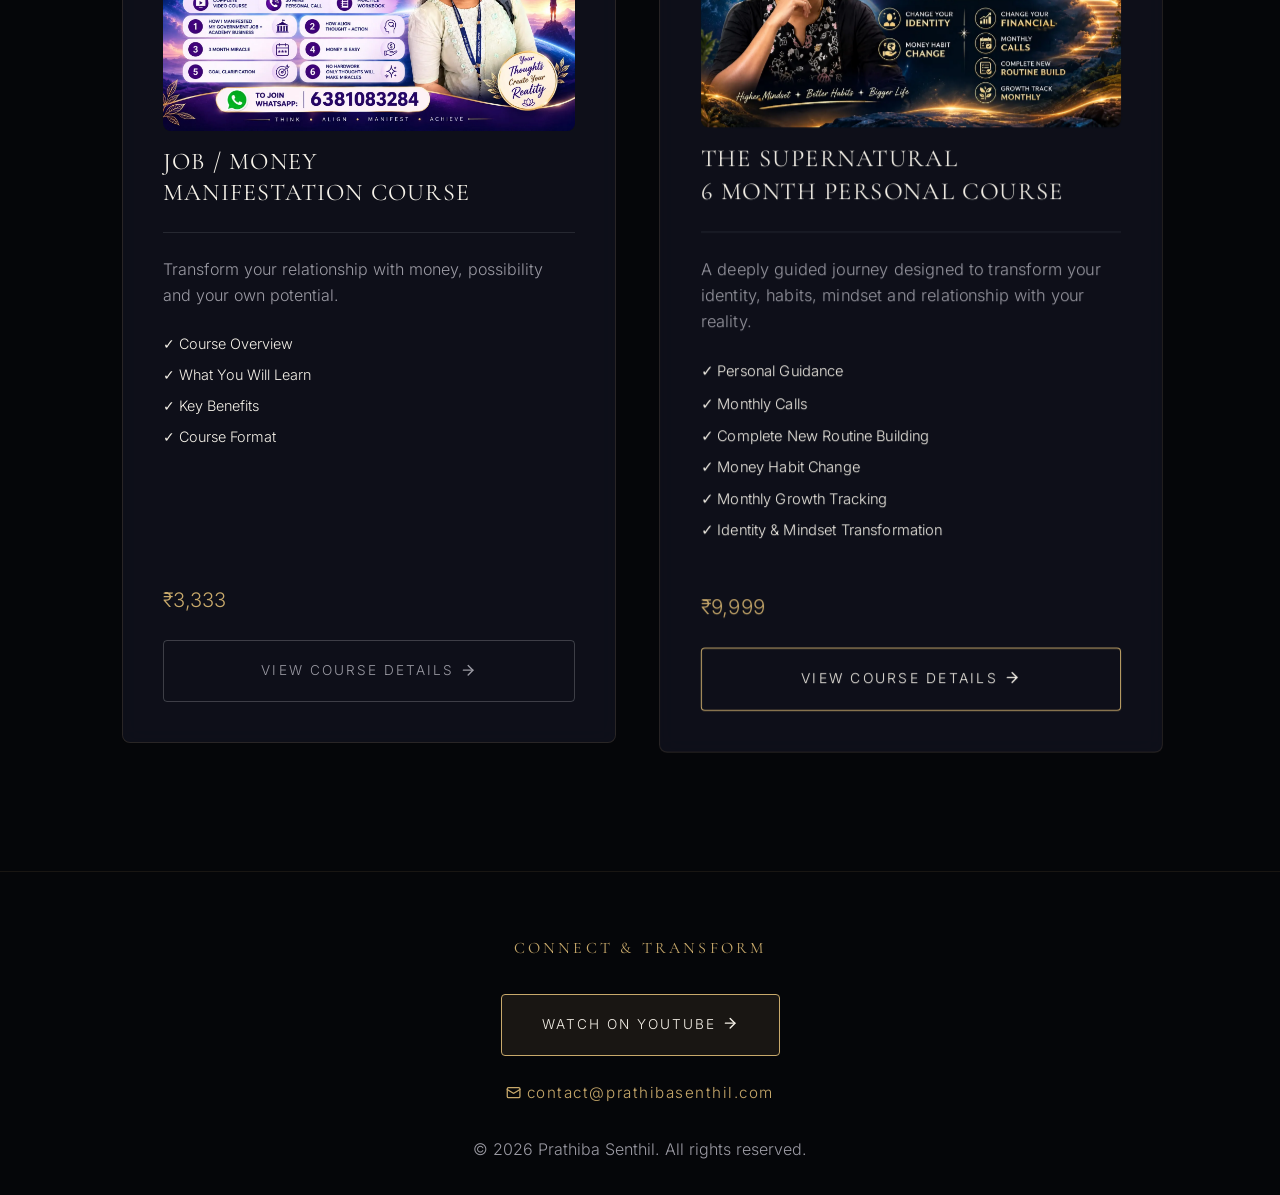
<file: courses.html>
<!DOCTYPE html>
<html lang="en">
<head>
    <meta charset="UTF-8">
    <meta name="viewport" content="width=device-width, initial-scale=1.0">
    <title>Manifestation Courses | Design Your Destiny</title>
    
    <meta name="description" content="Explore the manifestation courses and personal journeys offered by Prathiba Senthil to consciously design your destiny.">
    <link rel="canonical" href="https://prathibasenthil.com/courses">
    
    <meta property="og:type" content="website">
    <meta property="og:url" content="https://prathibasenthil.com/courses">
    <meta property="og:title" content="Manifestation Courses | Design Your Destiny">
    <meta property="og:description" content="Explore the manifestation courses and personal journeys offered by Prathiba Senthil.">
    
    <link rel="icon" type="image/svg+xml" href="/img/favicon.svg">
    
    <link rel="stylesheet" href="/css/style.min.css">
    
    <script type="application/ld+json">
    {
      "@context": "https://schema.org",
      "@type": "BreadcrumbList",
      "itemListElement": [{
        "@type": "ListItem",
        "position": 1,
        "name": "Home",
        "item": "https://prathibasenthil.com/"
      },{
        "@type": "ListItem",
        "position": 2,
        "name": "Courses"
      }]
    }
    </script>
</head>
<body>
    <div class="cosmic-bg"></div>
    <div class="stars"></div>

    <header>
        <a href="/" class="logo">
            <span class="logo-star">✦</span>
            <span class="logo-text" data-config="brand.name">DESIGN YOUR DESTINY</span>
        </a>
        <nav>
            <ul>
                <li><a href="/" class="nav-link">HOME</a></li>
                <li><a href="/about" class="nav-link">ABOUT</a></li>
                <li><a href="/courses" class="nav-link active">JOURNEY</a></li>
                <li><a href="/blog" class="nav-link">BLOG</a></li>
            </ul>
        </nav>
    </header>

    <main id="app-content">
        <section id="courses" class="active">
            <div class="container text-center hero-container" id="courses-hero">
                <h1 style="position: absolute; width: 1px; height: 1px; padding: 0; margin: -1px; overflow: hidden; clip: rect(0, 0, 0, 0); white-space: nowrap; border: 0;">Manifestation and Personal Transformation Courses</h1>
                <div class="heading-hero">CHOOSE YOUR JOURNEY</div>
                <p class="hero-quote">Two paths.<br>One intention.</p>
                <p class="text-accent mt-1">A life consciously designed.</p>
            </div>

            <div class="container fade-up" id="courses-pathway">
                <div class="journey-line-container pathway-tree">
                    <div class="journey-step">YOUR CURRENT REALITY</div>
                    <div class="journey-line draw"></div>
                    <div class="journey-step">YOUR VISION</div>
                    <div class="journey-line draw"></div>
                    <div class="pathway-split">
                        <div class="pathway-branch">
                            <div class="branch-line"></div>
                            <div class="journey-step text-muted">PATH 01</div>
                            <div class="journey-step">VIDEO COURSE</div>
                        </div>
                        <div class="pathway-branch">
                            <div class="branch-line"></div>
                            <div class="journey-step text-muted">PATH 02</div>
                            <div class="journey-step">PERSONAL JOURNEY</div>
                        </div>
                    </div>
                    <div class="pathway-merge"></div>
                    <div class="journey-step text-accent mt-2">YOUR DESTINY</div>
                </div>
            </div>

            <div class="container courses-grid fade-up" id="courses-list">
                <!-- Course 01 -->
                <div class="glass-card course-card">
                    <div class="card-orb"></div>
                    <span class="card-num">01</span>
                    <h5 class="text-muted">VIDEO COURSE</h5>
                    <img src="/img/Successfull-job-Manifestation-by-prathiba-senthil-LogeshPrathi.webp" alt="Successful Job Manifestation" loading="lazy" style="width: 100%; border-radius: 8px; margin: 15px 0; object-fit: cover;">
                    <h4>JOB / MONEY<br>MANIFESTATION COURSE</h4>
                    <hr class="card-divider">
                    <p class="course-desc">Transform your relationship with money, possibility and your own potential.</p>
                    <ul class="course-features">
                        <li>&#10003; Course Overview</li>
                        <li>&#10003; What You Will Learn</li>
                        <li>&#10003; Key Benefits</li>
                        <li>&#10003; Course Format</li>
                    </ul>
                    <p class="course-price" style="margin-bottom: 1.5rem; font-size: 1.25rem; color: var(--color-champagne-gold);" data-config="courses.jobMoney.priceDisplay">₹3,333</p>
                    <a href="/courses/job-money-manifestation" class="btn btn-outline detail-btn" style="text-decoration: none; display: inline-block;">VIEW COURSE DETAILS <i data-lucide="arrow-right"></i></a>
                </div>
                
                <!-- Course 02 -->
                <div class="glass-card course-card premium-card">
                    <div class="card-orb orb-gold"></div>
                    <span class="card-num">02</span>
                    <h5 class="text-accent">PERSONAL TRANSFORMATION</h5>
                    <img src="/img/super-natural-Manifestation-by-prathiba-senthil.webp" alt="Personal Transformation" loading="lazy" style="width: 100%; border-radius: 8px; margin: 15px 0; object-fit: cover;">
                    <h4>THE SUPERNATURAL<br>6 MONTH PERSONAL COURSE</h4>
                    <hr class="card-divider">
                    <p class="course-desc">A deeply guided journey designed to transform your identity, habits, mindset and relationship with your reality.</p>
                    <ul class="course-features">
                        <li>&#10003; Personal Guidance</li>
                        <li>&#10003; Monthly Calls</li>
                        <li>&#10003; Complete New Routine Building</li>
                        <li>&#10003; Money Habit Change</li>
                        <li>&#10003; Monthly Growth Tracking</li>
                        <li>&#10003; Identity & Mindset Transformation</li>
                    </ul>
                    <p class="course-price" style="margin-bottom: 1.5rem; font-size: 1.25rem; color: var(--color-champagne-gold);" data-config="courses.supernatural.priceDisplay">₹9,999</p>
                    <a href="/courses/the-supernatural" class="btn btn-primary detail-btn" style="text-decoration: none; display: inline-block;">VIEW COURSE DETAILS <i data-lucide="arrow-right"></i></a>
                </div>
            </div>
        </section>
    </main>

    <footer class="site-footer fade-up">
        <div class="container text-center">
            <h3 class="hero-subtitle">CONNECT & TRANSFORM</h3>
            <div class="social-links">
                <a href="#" data-config-href="socials.youtube" target="_blank" class="btn btn-primary" style="background: rgba(200, 169, 107, 0.1);">WATCH ON YOUTUBE <i data-lucide="arrow-right"></i></a>
            </div>
            <p style="margin-top: 1.5rem;"><a href="mailto:contact@prathibasenthil.com" style="color: var(--color-champagne-gold); text-decoration: none; font-size: 0.95rem; letter-spacing: 0.1em;"><i data-lucide="mail" class="icon-sm"></i> contact@prathibasenthil.com</a></p>
            <p class="text-muted mt-2">&copy; <span data-config="brand.established">2026</span> <span data-config="brand.name">Prathiba Senthil</span>. All rights reserved.</p>
        </div>
    </footer>

    <script src="/js/config.js" defer></script>
    <script src="/js/lucide.min.js" defer></script>
    <script src="/js/main.js" defer></script>
    <script src="/js/animations.js" defer></script>
    <script defer>
        document.addEventListener('DOMContentLoaded', () => {
            if (typeof lucide !== 'undefined') lucide.createIcons();
        });
    </script>
</body>
</html>
</file>
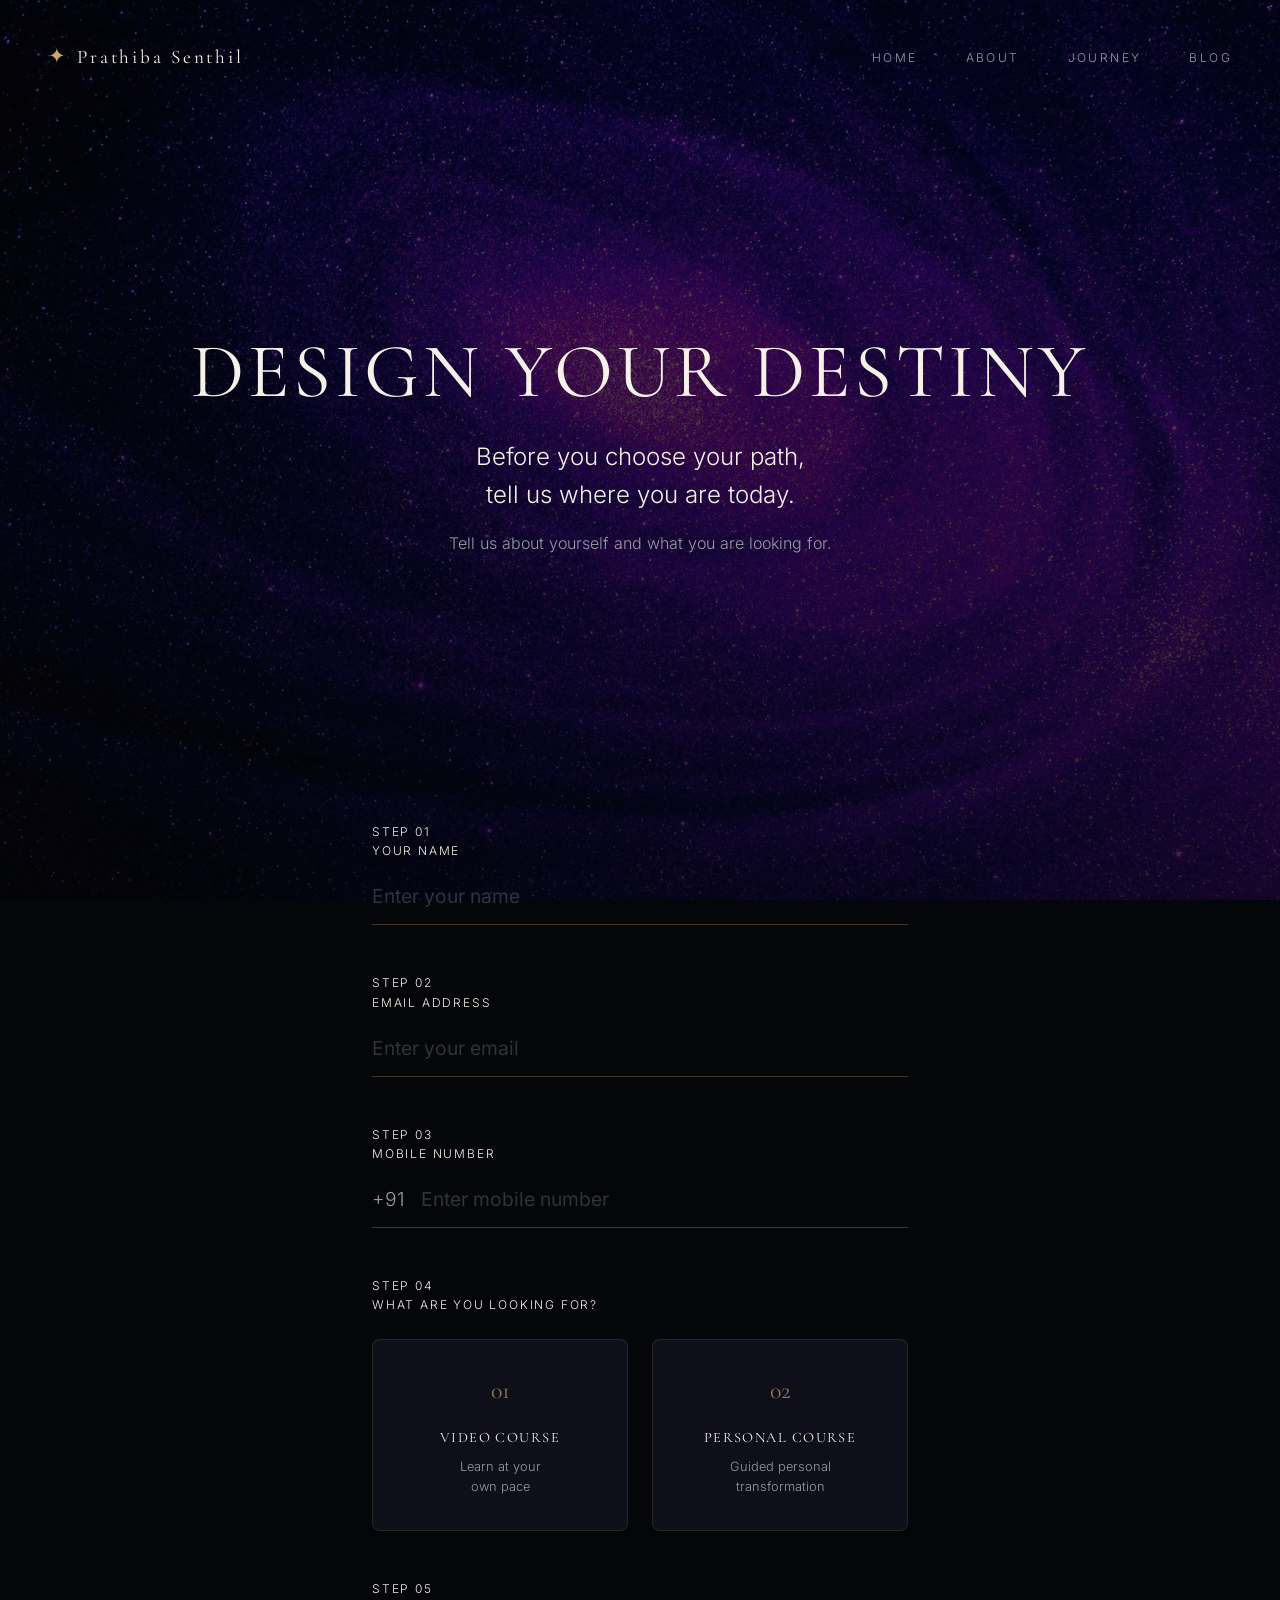
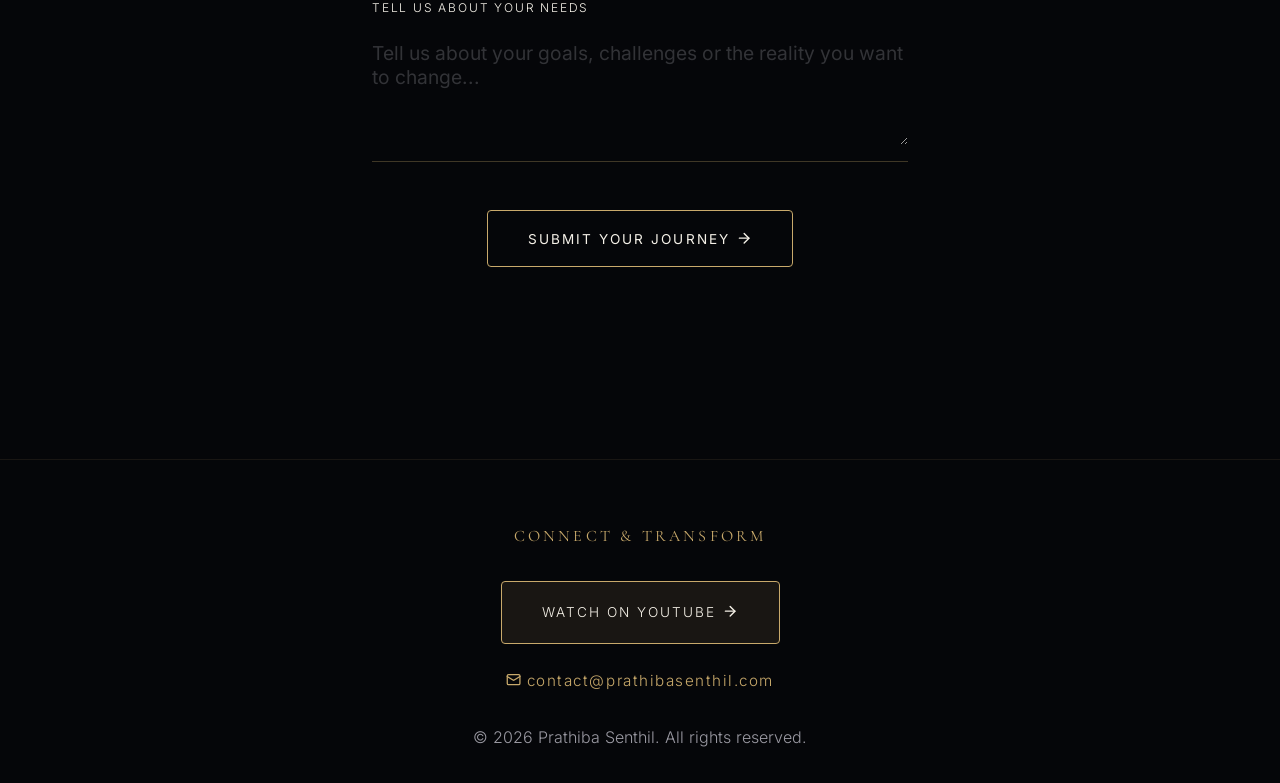
<file: design-your-destiny.html>
<!DOCTYPE html>
<html lang="en">
<head>
    <meta charset="UTF-8">
    <meta name="viewport" content="width=device-width, initial-scale=1.0">
    <title>Design Your Destiny | Begin Your Journey</title>
    
    <meta name="description" content="Tell us about yourself and what you are looking for. Begin your manifestation journey with Prathiba Senthil.">
    <link rel="canonical" href="https://prathibasenthil.com/design-your-destiny">
    
    <meta property="og:type" content="website">
    <meta property="og:url" content="https://prathibasenthil.com/design-your-destiny">
    <meta property="og:title" content="Design Your Destiny | Begin Your Journey">
    <meta property="og:description" content="Tell us about yourself and what you are looking for. Begin your manifestation journey.">
    
    <link rel="icon" type="image/svg+xml" href="/img/favicon.svg">
    
    <link rel="stylesheet" href="/css/style.min.css">
    
    <script type="application/ld+json">
    {
      "@context": "https://schema.org",
      "@type": "BreadcrumbList",
      "itemListElement": [{
        "@type": "ListItem",
        "position": 1,
        "name": "Home",
        "item": "https://prathibasenthil.com/"
      },{
        "@type": "ListItem",
        "position": 2,
        "name": "Design Your Destiny"
      }]
    }
    </script>
</head>
<body>
    <div class="cosmic-bg"></div>
    <div class="stars"></div>

    <header>
        <a href="/" class="logo">
            <span class="logo-star">✦</span>
            <span class="logo-text" data-config="brand.name">DESIGN YOUR DESTINY</span>
        </a>
        <nav>
            <ul>
                <li><a href="/" class="nav-link">HOME</a></li>
                <li><a href="/about" class="nav-link">ABOUT</a></li>
                <li><a href="/courses" class="nav-link">JOURNEY</a></li>
                <li><a href="/blog" class="nav-link">BLOG</a></li>
            </ul>
        </nav>
    </header>

    <main id="app-content">
        <section id="form" class="active">
            <div class="container text-center hero-container">
                <h1 class="heading-hero">DESIGN YOUR DESTINY</h1>
                <p class="hero-quote">Before you choose your path,<br>tell us where you are today.</p>
                <p class="text-muted mt-1 fade-up">Tell us about yourself and what you are looking for.</p>
            </div>

            <div class="container form-container fade-up">
                <form id="enquiry-form">
                    <div class="form-step">
                        <label>STEP 01<br>YOUR NAME</label>
                        <input type="text" id="name" name="name" placeholder="Enter your name" required>
                        <div class="form-line"></div>
                    </div>
                    
                    <div class="form-step">
                        <label>STEP 02<br>EMAIL ADDRESS</label>
                        <input type="email" id="email" name="email" placeholder="Enter your email" required>
                        <div class="form-line"></div>
                    </div>
                    
                    <div class="form-step">
                        <label>STEP 03<br>MOBILE NUMBER</label>
                        <div class="phone-input">
                            <span>+91</span>
                            <input type="tel" id="mobile" name="mobile" placeholder="Enter mobile number" required>
                        </div>
                        <div class="form-line"></div>
                    </div>

                    <div class="form-step">
                        <label>STEP 04<br>WHAT ARE YOU LOOKING FOR?</label>
                        <div class="course-selection">
                            <div class="glass-card selection-card" data-value="video">
                                <span class="card-num">01</span>
                                <h4>VIDEO COURSE</h4>
                                <p class="text-muted">Learn at your<br>own pace</p>
                            </div>
                            <div class="glass-card selection-card" data-value="personal">
                                <span class="card-num">02</span>
                                <h4>PERSONAL COURSE</h4>
                                <p class="text-muted">Guided personal<br>transformation</p>
                            </div>
                        </div>
                        <input type="hidden" id="course_type" name="course_type" required>
                    </div>

                    <div class="form-step">
                        <label>STEP 05<br>TELL US ABOUT YOUR NEEDS</label>
                        <textarea id="needs" name="needs" rows="4" placeholder="Tell us about your goals, challenges or the reality you want to change..." required></textarea>
                        <div class="form-line"></div>
                    </div>

                    <div class="text-center mt-2">
                        <button type="submit" class="btn btn-primary">SUBMIT YOUR JOURNEY <i data-lucide="arrow-right"></i></button>
                    </div>
                </form>
            </div>
        </section>
    </main>

    <footer class="site-footer fade-up">
        <div class="container text-center">
            <h3 class="hero-subtitle">CONNECT & TRANSFORM</h3>
            <div class="social-links">
                <a href="#" data-config-href="socials.youtube" target="_blank" class="btn btn-primary" style="background: rgba(200, 169, 107, 0.1);">WATCH ON YOUTUBE <i data-lucide="arrow-right"></i></a>
            </div>
            <p style="margin-top: 1.5rem;"><a href="mailto:contact@prathibasenthil.com" style="color: var(--color-champagne-gold); text-decoration: none; font-size: 0.95rem; letter-spacing: 0.1em;"><i data-lucide="mail" class="icon-sm"></i> contact@prathibasenthil.com</a></p>
            <p class="text-muted mt-2">&copy; <span data-config="brand.established">2026</span> <span data-config="brand.name">Prathiba Senthil</span>. All rights reserved.</p>
        </div>
    </footer>

    <script src="/js/config.js" defer></script>
    <script src="/js/lucide.min.js" defer></script>
    <script src="/js/main.js" defer></script>
    <script src="/js/animations.js" defer></script>
    <script src="/js/enquiry.js" defer></script>
    <script defer>
        document.addEventListener('DOMContentLoaded', () => {
            if (typeof lucide !== 'undefined') lucide.createIcons();
        });
    </script>
</body>
</html>
</file>
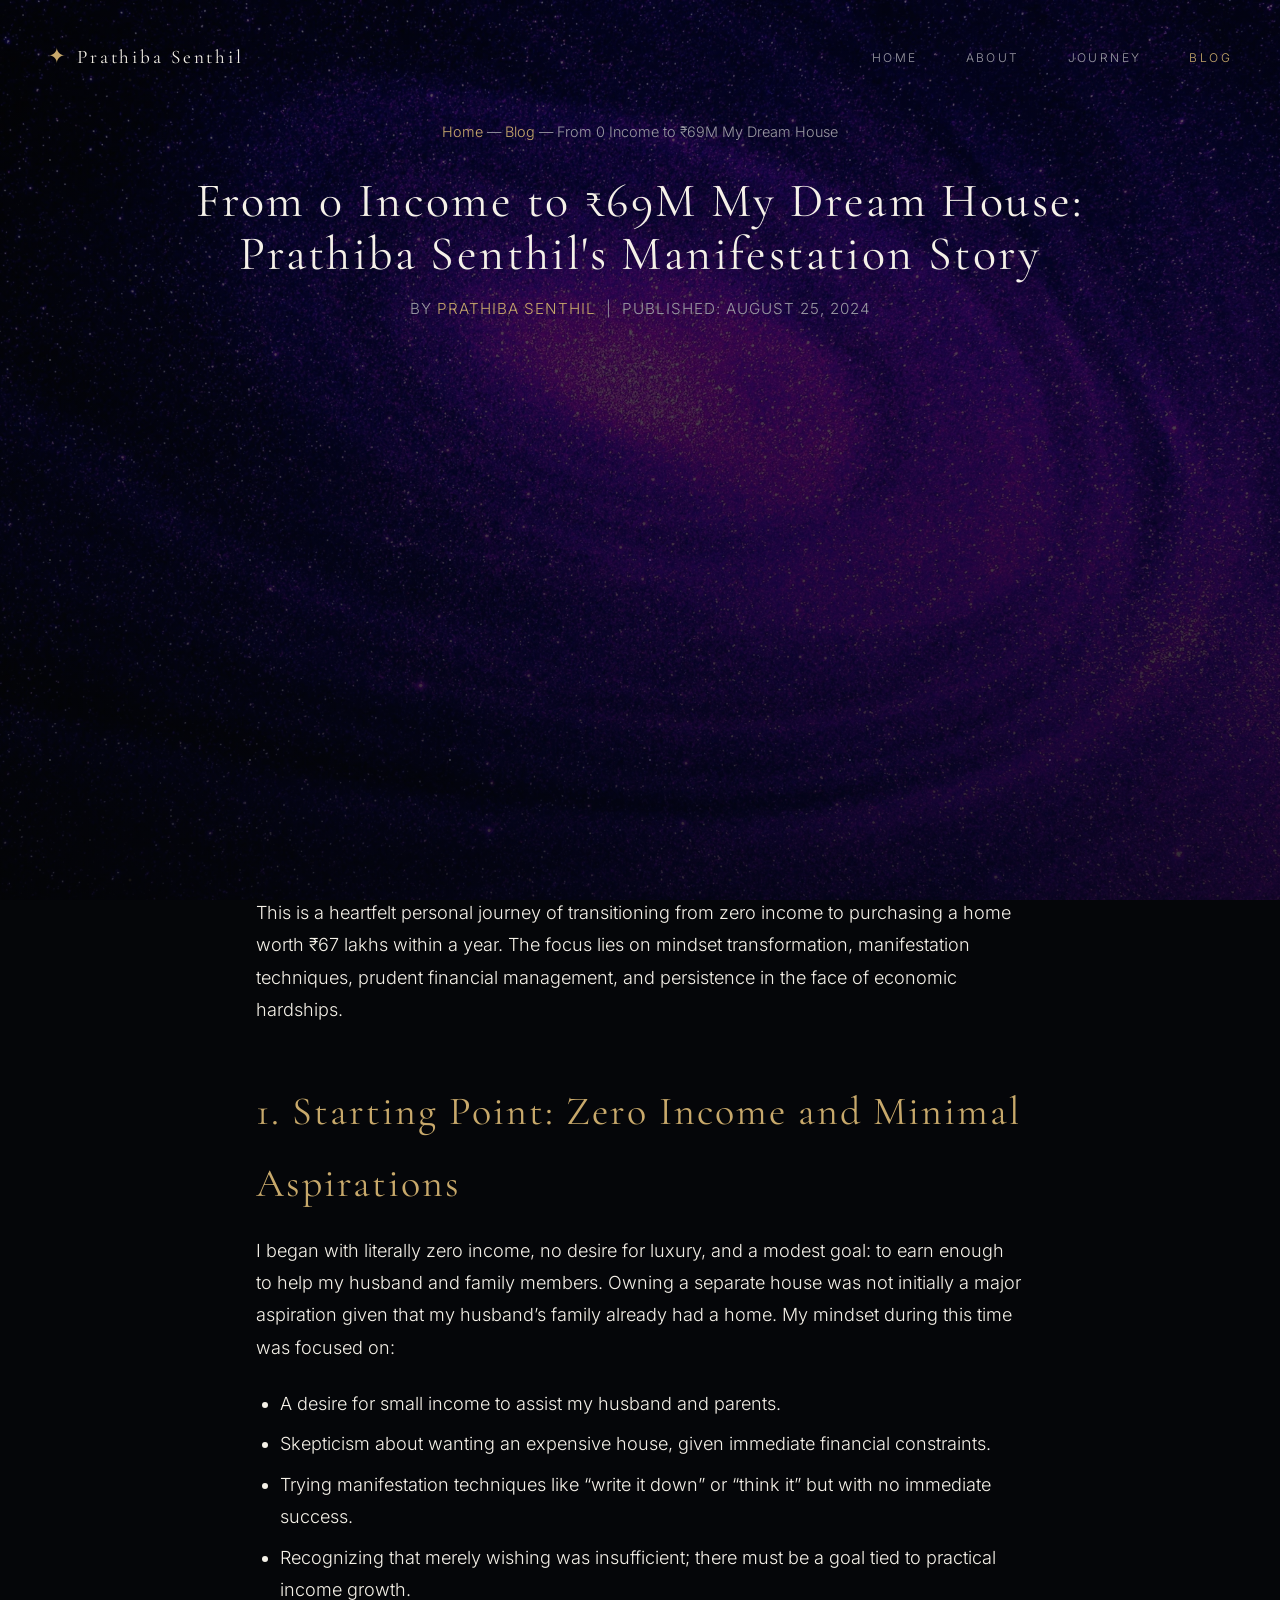
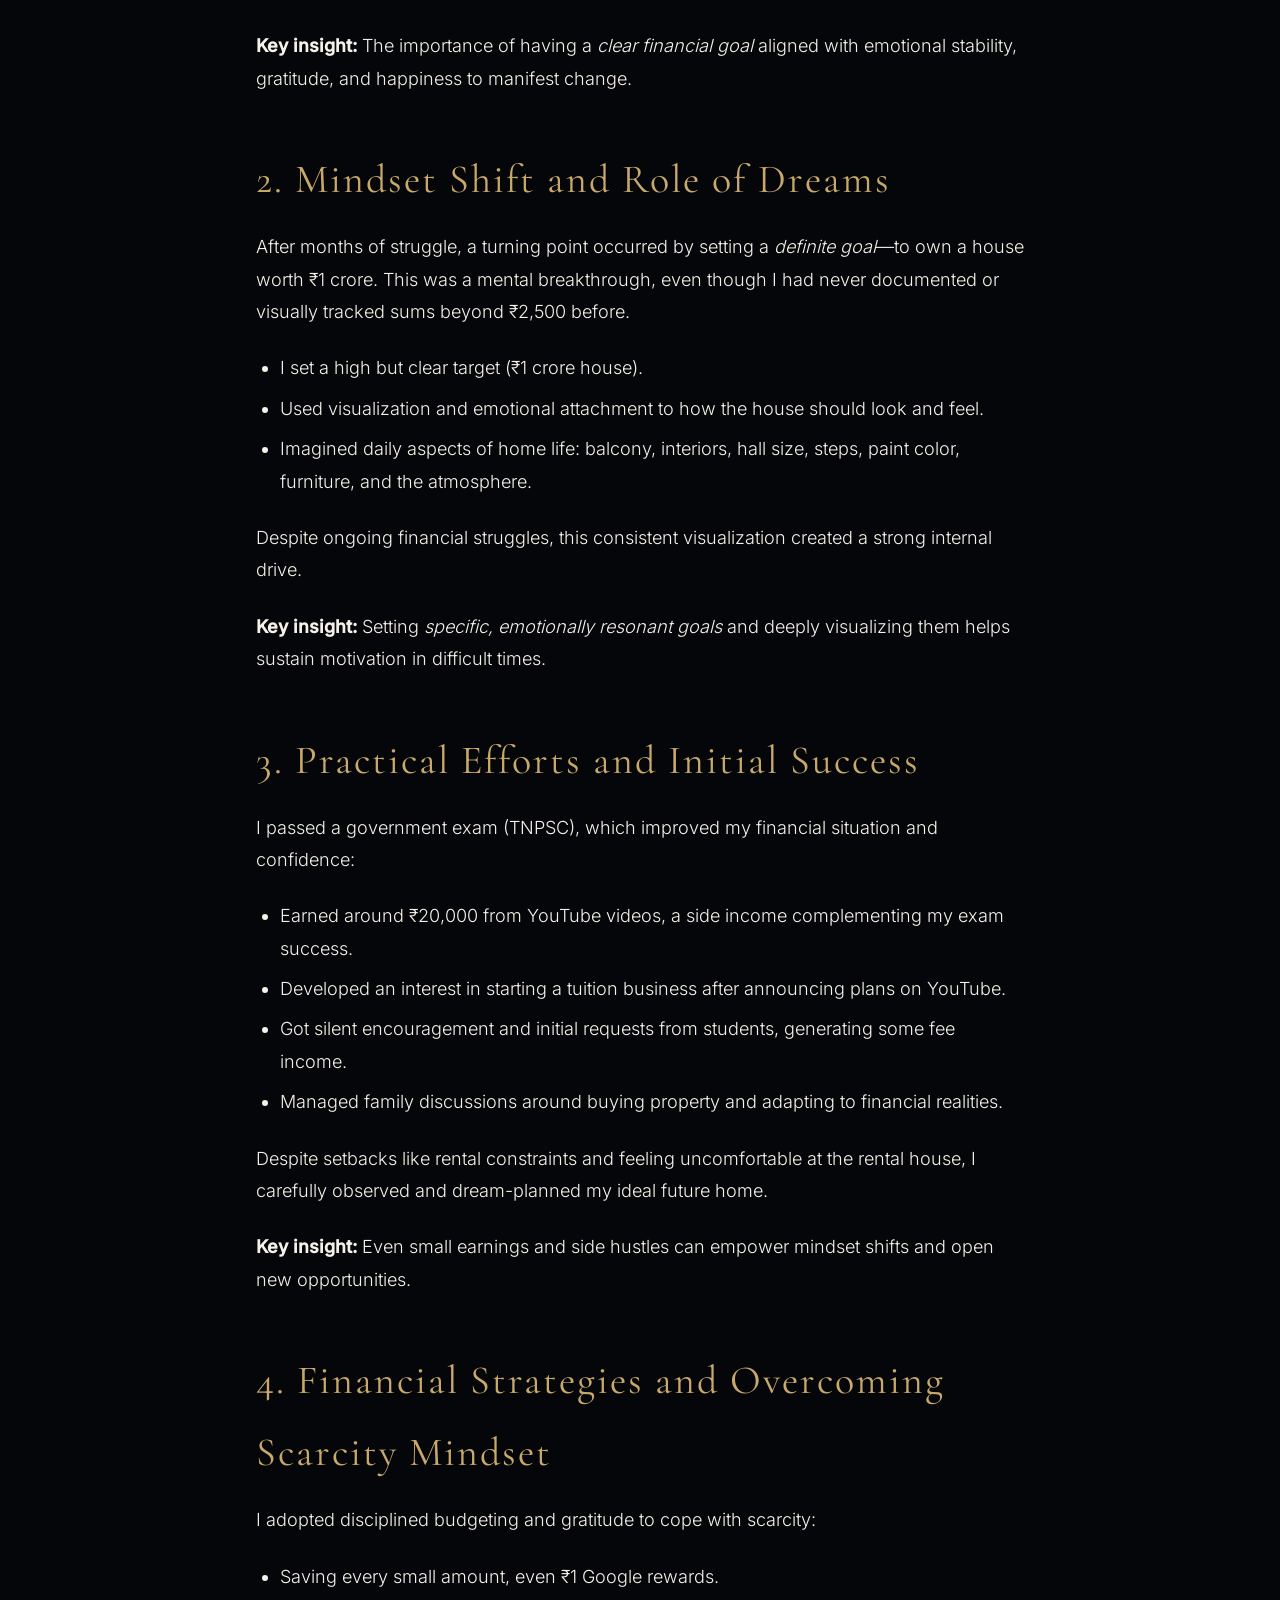
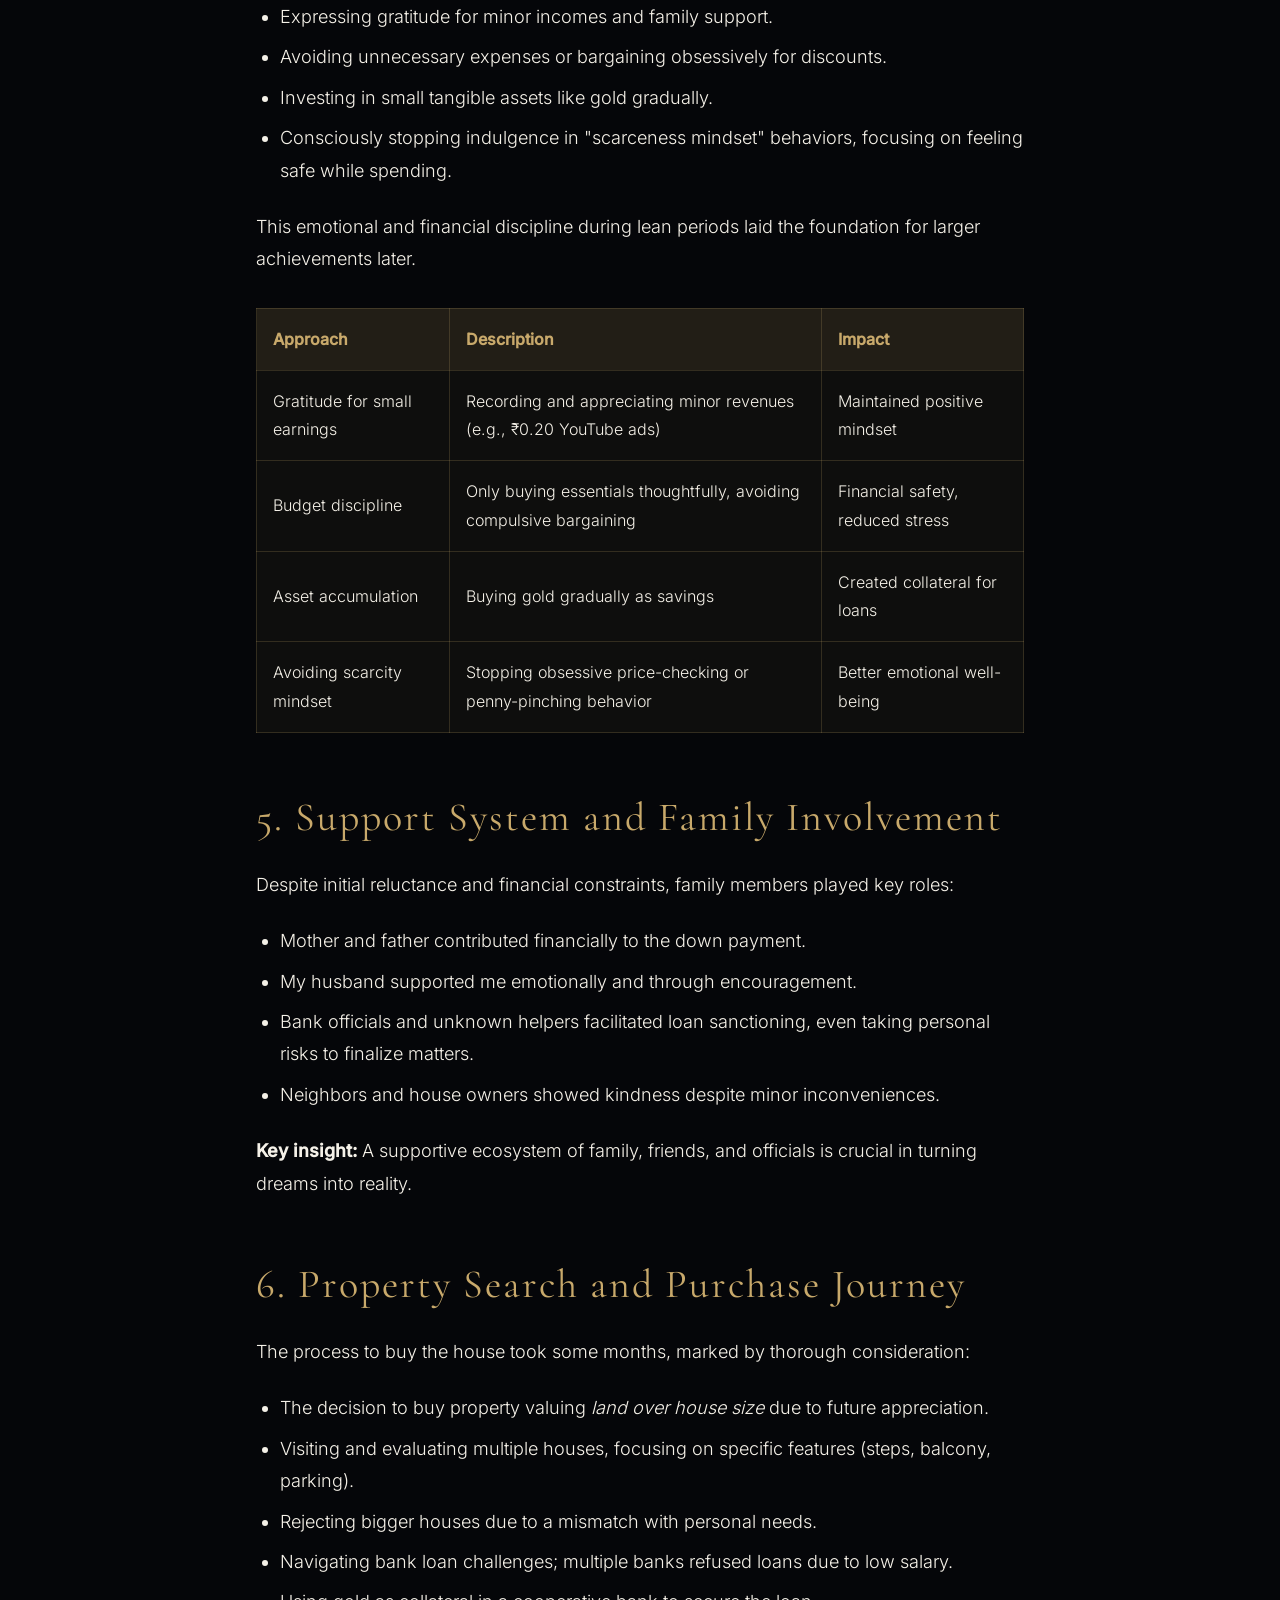
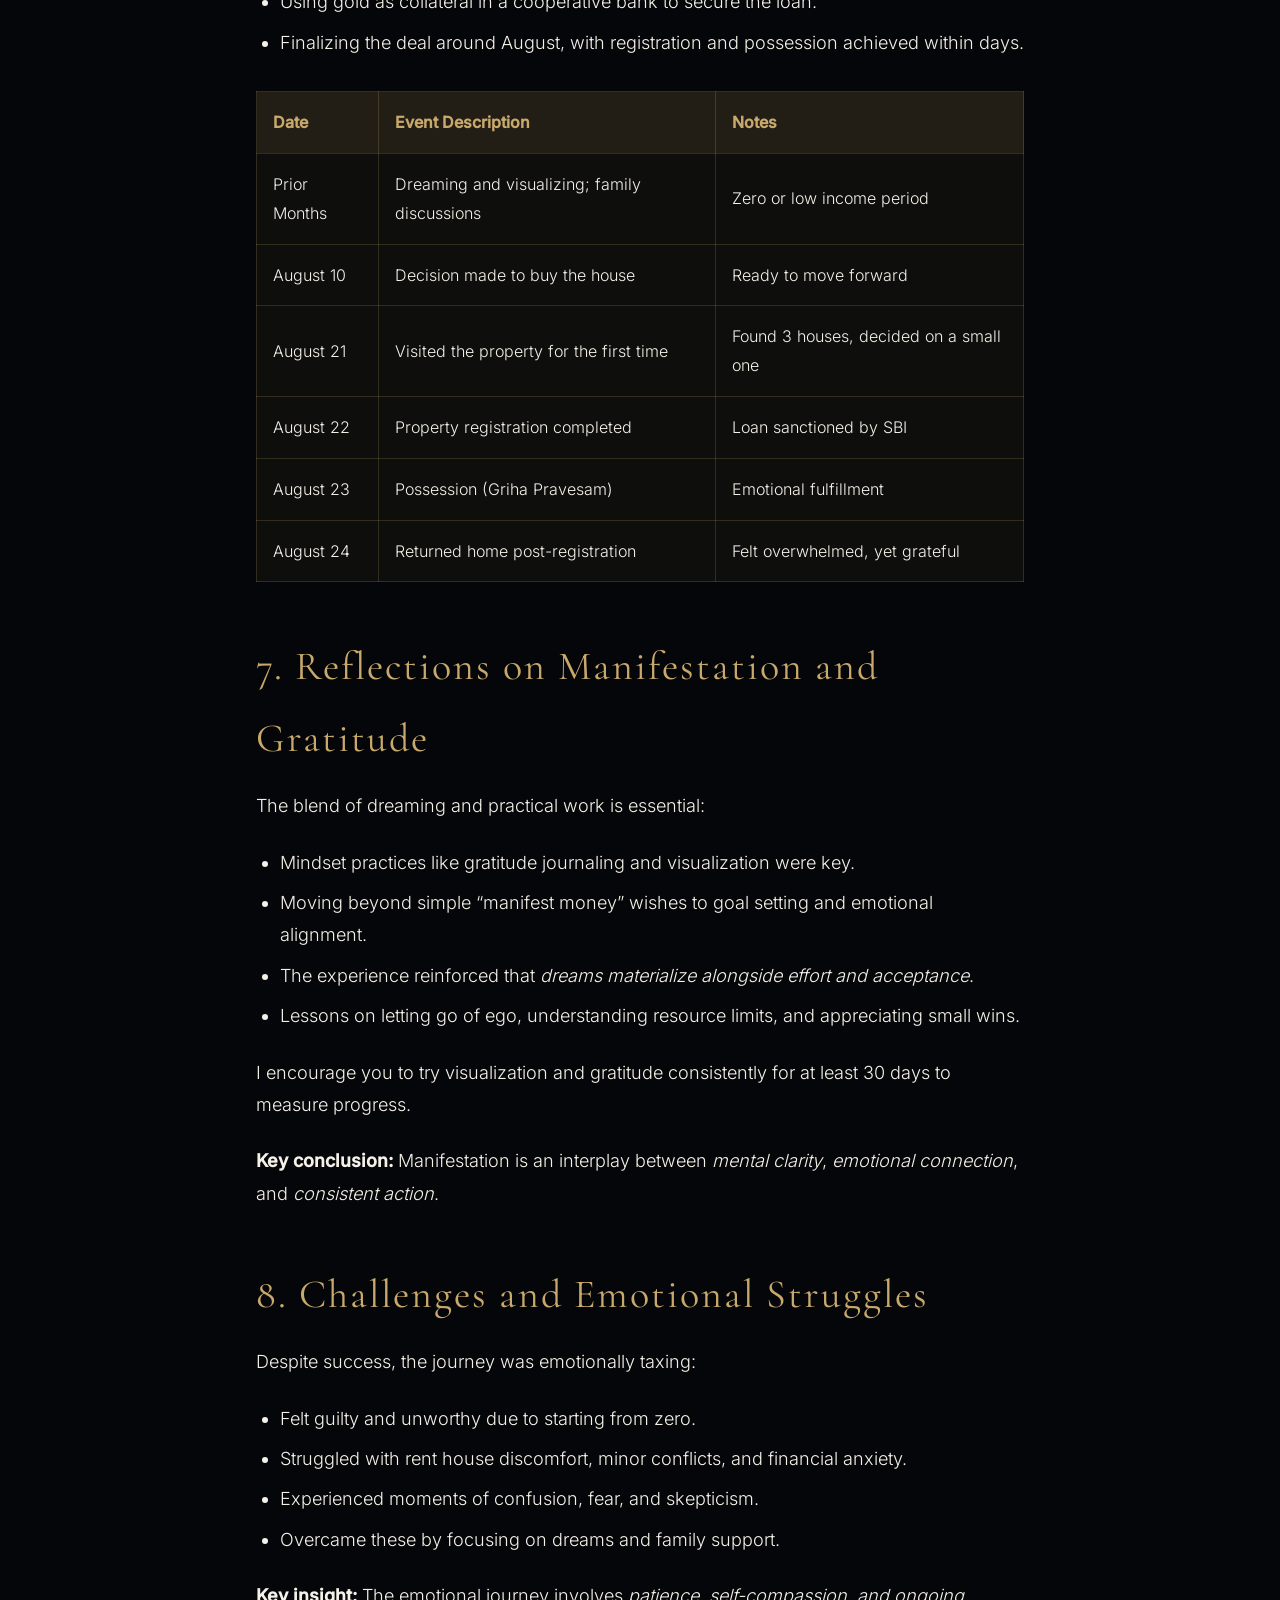
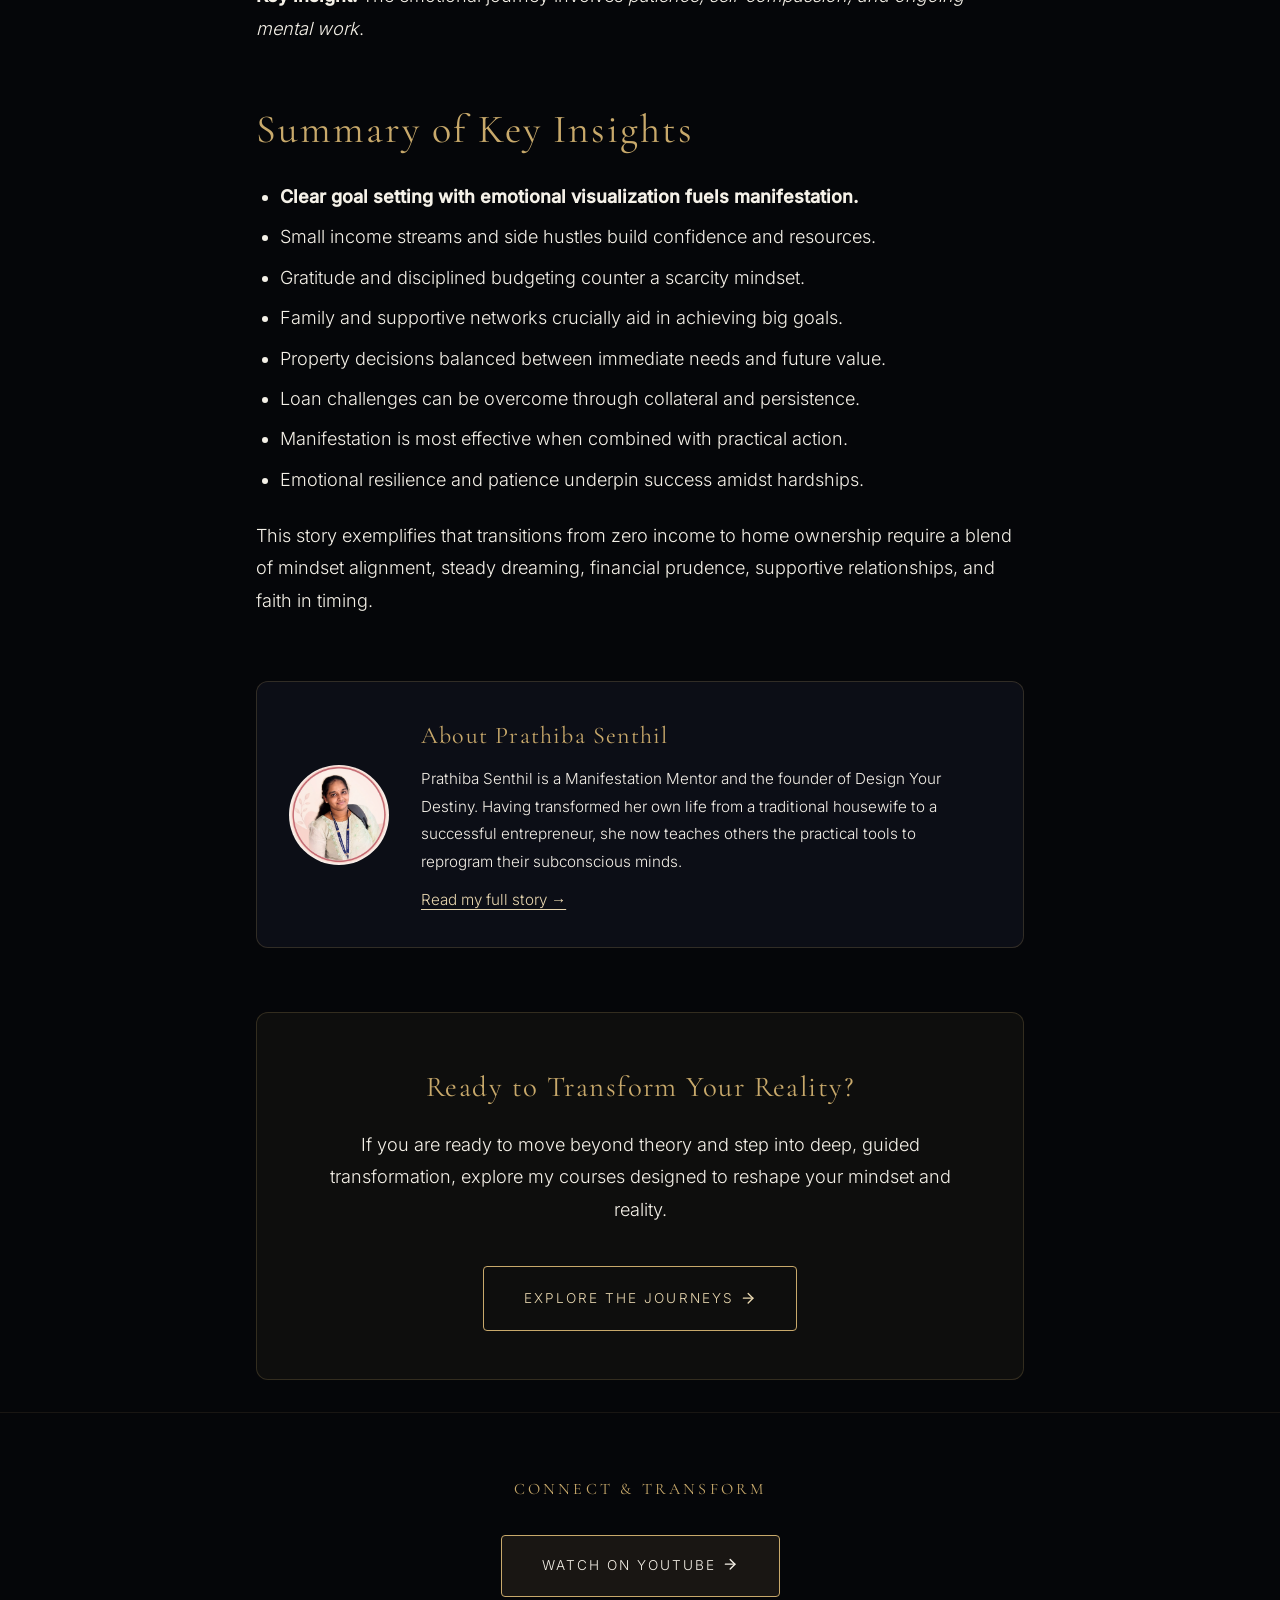
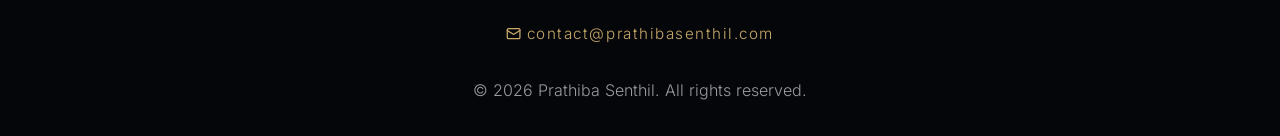
<file: blog/from-0-income-to-69m-my-dream-house.html>
<!DOCTYPE html>
<html lang="en">
<head>
    <meta charset="UTF-8">
    <meta name="viewport" content="width=device-width, initial-scale=1.0">
    <title>From 0 Income to ₹69M My Dream House: Prathiba Senthil's Manifestation Story</title>
    
    <meta name="description" content="A heartfelt personal journey of transitioning from zero income to purchasing a home worth ₹67 lakhs within a year through mindset transformation and manifestation techniques.">
    <link rel="canonical" href="https://prathibasenthil.com/blog/from-0-income-to-69m-my-dream-house">
    
    <meta property="og:type" content="article">
    <meta property="og:url" content="https://prathibasenthil.com/blog/from-0-income-to-69m-my-dream-house">
    <meta property="og:title" content="From 0 Income to ₹69M My Dream House: Prathiba Senthil's Manifestation Story">
    <meta property="og:description" content="A heartfelt personal journey of transitioning from zero income to purchasing a home worth ₹67 lakhs within a year through mindset transformation and manifestation.">
    <meta property="og:image" content="https://prathibasenthil.com/img/prathiba_senthil_manifestation.webp">
    
    <meta name="twitter:card" content="summary_large_image">
    <meta name="twitter:title" content="From 0 Income to ₹69M My Dream House: Prathiba Senthil's Manifestation Story">
    <meta name="twitter:description" content="A heartfelt personal journey of transitioning from zero income to purchasing a home worth ₹67 lakhs within a year through mindset transformation and manifestation.">
    <meta name="twitter:image" content="https://prathibasenthil.com/img/prathiba_senthil_manifestation.webp">
    
    <link rel="icon" type="image/svg+xml" href="/img/favicon.svg">
    
    <link rel="stylesheet" href="/css/style.min.css">
    
    <style>
        .article-content {
            max-width: 800px;
            margin: 0 auto;
            text-align: left;
            font-size: 1.125rem;
            line-height: 1.8;
            color: var(--color-warm-ivory);
            padding: 2rem 1rem;
        }
        .article-content h2, .article-content h3 {
            color: var(--color-champagne-gold);
            margin-top: 3rem;
            margin-bottom: 1rem;
            font-family: 'Cormorant Garamond', serif;
        }
        .article-content h2 { font-size: 2.5rem; }
        .article-content h3 { font-size: 1.8rem; }
        .article-content p { margin-bottom: 1.5rem; }
        .article-content ul { margin-bottom: 1.5rem; padding-left: 1.5rem; }
        .article-content li { margin-bottom: 0.5rem; }
        .article-content a { color: var(--color-soft-gold); text-decoration: underline; text-underline-offset: 4px; }
        .article-content a:hover { color: var(--color-champagne-gold); }
        .article-content table {
            width: 100%;
            border-collapse: collapse;
            margin: 2rem 0;
            font-size: 1rem;
            background: rgba(200, 169, 107, 0.05);
        }
        .article-content th, .article-content td {
            padding: 1rem;
            border: 1px solid rgba(200, 169, 107, 0.2);
            text-align: left;
        }
        .article-content th {
            background: rgba(200, 169, 107, 0.1);
            color: var(--color-champagne-gold);
        }
        .article-meta {
            text-align: center;
            margin-bottom: 3rem;
            color: var(--color-muted-text);
            font-size: 0.95rem;
            text-transform: uppercase;
            letter-spacing: 1px;
        }
        .breadcrumb {
            text-align: center;
            margin-bottom: 2rem;
            color: var(--color-muted-text);
            font-size: 0.9rem;
        }
        .breadcrumb a {
            color: var(--color-champagne-gold);
            text-decoration: none;
        }
        .video-container {
            position: relative;
            padding-bottom: 56.25%; /* 16:9 */
            height: 0;
            margin: 2rem 0;
        }
        .video-container iframe {
            position: absolute;
            top: 0;
            left: 0;
            width: 100%;
            height: 100%;
            border-radius: 8px;
        }
    </style>
    
    <script type="application/ld+json">
    {
      "@context": "https://schema.org",
      "@type": "Article",
      "mainEntityOfPage": {
        "@type": "WebPage",
        "@id": "https://prathibasenthil.com/blog/from-0-income-to-69m-my-dream-house"
      },
      "headline": "From 0 Income to ₹69M My Dream House: Prathiba Senthil's Manifestation Story",
      "description": "A heartfelt personal journey of transitioning from zero income to purchasing a home worth ₹67 lakhs within a year through mindset transformation and manifestation techniques.",
      "image": "https://prathibasenthil.com/img/prathiba_senthil_manifestation.webp",
      "author": {
        "@type": "Person",
        "name": "Prathiba Senthil",
        "url": "https://prathibasenthil.com/about"
      },
      "publisher": {
        "@type": "Organization",
        "name": "Design Your Destiny",
        "logo": {
          "@type": "ImageObject",
          "url": "https://prathibasenthil.com/img/favicon.svg"
        }
      },
      "datePublished": "2024-08-25T08:00:00+00:00",
      "dateModified": "2024-08-25T08:00:00+00:00"
    }
    </script>
    <script type="application/ld+json">
    {
      "@context": "https://schema.org",
      "@type": "BreadcrumbList",
      "itemListElement": [{
        "@type": "ListItem",
        "position": 1,
        "name": "Home",
        "item": "https://prathibasenthil.com/"
      },{
        "@type": "ListItem",
        "position": 2,
        "name": "Blog",
        "item": "https://prathibasenthil.com/blog"
      },{
        "@type": "ListItem",
        "position": 3,
        "name": "From 0 Income to ₹69M My Dream House"
      }]
    }
    </script>
</head>
<body>
    <div class="cosmic-bg"></div>
    <div class="stars"></div>

    <header>
        <a href="/" class="logo">
            <span class="logo-star">✦</span>
            <span class="logo-text" data-config="brand.name">DESIGN YOUR DESTINY</span>
        </a>
        <nav>
            <ul>
                <li><a href="/" class="nav-link">HOME</a></li>
                <li><a href="/about" class="nav-link">ABOUT</a></li>
                <li><a href="/courses" class="nav-link">JOURNEY</a></li>
                <li><a href="/blog" class="nav-link active">BLOG</a></li>
            </ul>
        </nav>
    </header>

    <main id="app-content">
        <article class="container" style="padding-top: 120px;">
            <div class="breadcrumb">
                <a href="/">Home</a> &mdash; <a href="/blog">Blog</a> &mdash; From 0 Income to ₹69M My Dream House
            </div>
            
            <h1 class="heading-hero text-center" style="font-size: 3rem; margin-bottom: 1rem;">From 0 Income to ₹69M My Dream House: Prathiba Senthil's Manifestation Story</h1>
            
            <div class="article-meta">
                By <a href="/about" style="color: var(--color-champagne-gold); text-decoration: none;">Prathiba Senthil</a> &nbsp;|&nbsp; Published: August 25, 2024
            </div>

            <div class="article-content">
                <div class="video-container">
                    <iframe src="https://www.youtube.com/embed/a_-y-nx-1mI" title="YouTube video player" frameborder="0" allow="accelerometer; autoplay; clipboard-write; encrypted-media; gyroscope; picture-in-picture; web-share" allowfullscreen></iframe>
                </div>

                <p>This is a heartfelt personal journey of transitioning from zero income to purchasing a home worth ₹67 lakhs within a year. The focus lies on mindset transformation, manifestation techniques, prudent financial management, and persistence in the face of economic hardships.</p>

                <h2>1. Starting Point: Zero Income and Minimal Aspirations</h2>
                <p>I began with literally zero income, no desire for luxury, and a modest goal: to earn enough to help my husband and family members. Owning a separate house was not initially a major aspiration given that my husband’s family already had a home. My mindset during this time was focused on:</p>
                <ul>
                    <li>A desire for small income to assist my husband and parents.</li>
                    <li>Skepticism about wanting an expensive house, given immediate financial constraints.</li>
                    <li>Trying manifestation techniques like “write it down” or “think it” but with no immediate success.</li>
                    <li>Recognizing that merely wishing was insufficient; there must be a goal tied to practical income growth.</li>
                </ul>
                <p><strong>Key insight:</strong> The importance of having a <em>clear financial goal</em> aligned with emotional stability, gratitude, and happiness to manifest change.</p>

                <h2>2. Mindset Shift and Role of Dreams</h2>
                <p>After months of struggle, a turning point occurred by setting a <em>definite goal</em>—to own a house worth ₹1 crore. This was a mental breakthrough, even though I had never documented or visually tracked sums beyond ₹2,500 before.</p>
                <ul>
                    <li>I set a high but clear target (₹1 crore house).</li>
                    <li>Used visualization and emotional attachment to how the house should look and feel.</li>
                    <li>Imagined daily aspects of home life: balcony, interiors, hall size, steps, paint color, furniture, and the atmosphere.</li>
                </ul>
                <p>Despite ongoing financial struggles, this consistent visualization created a strong internal drive.</p>
                <p><strong>Key insight:</strong> Setting <em>specific, emotionally resonant goals</em> and deeply visualizing them helps sustain motivation in difficult times.</p>

                <h2>3. Practical Efforts and Initial Success</h2>
                <p>I passed a government exam (TNPSC), which improved my financial situation and confidence:</p>
                <ul>
                    <li>Earned around ₹20,000 from YouTube videos, a side income complementing my exam success.</li>
                    <li>Developed an interest in starting a tuition business after announcing plans on YouTube.</li>
                    <li>Got silent encouragement and initial requests from students, generating some fee income.</li>
                    <li>Managed family discussions around buying property and adapting to financial realities.</li>
                </ul>
                <p>Despite setbacks like rental constraints and feeling uncomfortable at the rental house, I carefully observed and dream-planned my ideal future home.</p>
                <p><strong>Key insight:</strong> Even small earnings and side hustles can empower mindset shifts and open new opportunities.</p>

                <h2>4. Financial Strategies and Overcoming Scarcity Mindset</h2>
                <p>I adopted disciplined budgeting and gratitude to cope with scarcity:</p>
                <ul>
                    <li>Saving every small amount, even ₹1 Google rewards.</li>
                    <li>Expressing gratitude for minor incomes and family support.</li>
                    <li>Avoiding unnecessary expenses or bargaining obsessively for discounts.</li>
                    <li>Investing in small tangible assets like gold gradually.</li>
                    <li>Consciously stopping indulgence in "scarceness mindset" behaviors, focusing on feeling safe while spending.</li>
                </ul>
                <p>This emotional and financial discipline during lean periods laid the foundation for larger achievements later.</p>

                <table>
                    <thead>
                        <tr>
                            <th>Approach</th>
                            <th>Description</th>
                            <th>Impact</th>
                        </tr>
                    </thead>
                    <tbody>
                        <tr>
                            <td>Gratitude for small earnings</td>
                            <td>Recording and appreciating minor revenues (e.g., ₹0.20 YouTube ads)</td>
                            <td>Maintained positive mindset</td>
                        </tr>
                        <tr>
                            <td>Budget discipline</td>
                            <td>Only buying essentials thoughtfully, avoiding compulsive bargaining</td>
                            <td>Financial safety, reduced stress</td>
                        </tr>
                        <tr>
                            <td>Asset accumulation</td>
                            <td>Buying gold gradually as savings</td>
                            <td>Created collateral for loans</td>
                        </tr>
                        <tr>
                            <td>Avoiding scarcity mindset</td>
                            <td>Stopping obsessive price-checking or penny-pinching behavior</td>
                            <td>Better emotional well-being</td>
                        </tr>
                    </tbody>
                </table>

                <h2>5. Support System and Family Involvement</h2>
                <p>Despite initial reluctance and financial constraints, family members played key roles:</p>
                <ul>
                    <li>Mother and father contributed financially to the down payment.</li>
                    <li>My husband supported me emotionally and through encouragement.</li>
                    <li>Bank officials and unknown helpers facilitated loan sanctioning, even taking personal risks to finalize matters.</li>
                    <li>Neighbors and house owners showed kindness despite minor inconveniences.</li>
                </ul>
                <p><strong>Key insight:</strong> A supportive ecosystem of family, friends, and officials is crucial in turning dreams into reality.</p>

                <h2>6. Property Search and Purchase Journey</h2>
                <p>The process to buy the house took some months, marked by thorough consideration:</p>
                <ul>
                    <li>The decision to buy property valuing <em>land over house size</em> due to future appreciation.</li>
                    <li>Visiting and evaluating multiple houses, focusing on specific features (steps, balcony, parking).</li>
                    <li>Rejecting bigger houses due to a mismatch with personal needs.</li>
                    <li>Navigating bank loan challenges; multiple banks refused loans due to low salary.</li>
                    <li>Using gold as collateral in a cooperative bank to secure the loan.</li>
                    <li>Finalizing the deal around August, with registration and possession achieved within days.</li>
                </ul>

                <table>
                    <thead>
                        <tr>
                            <th>Date</th>
                            <th>Event Description</th>
                            <th>Notes</th>
                        </tr>
                    </thead>
                    <tbody>
                        <tr>
                            <td>Prior Months</td>
                            <td>Dreaming and visualizing; family discussions</td>
                            <td>Zero or low income period</td>
                        </tr>
                        <tr>
                            <td>August 10</td>
                            <td>Decision made to buy the house</td>
                            <td>Ready to move forward</td>
                        </tr>
                        <tr>
                            <td>August 21</td>
                            <td>Visited the property for the first time</td>
                            <td>Found 3 houses, decided on a small one</td>
                        </tr>
                        <tr>
                            <td>August 22</td>
                            <td>Property registration completed</td>
                            <td>Loan sanctioned by SBI</td>
                        </tr>
                        <tr>
                            <td>August 23</td>
                            <td>Possession (Griha Pravesam)</td>
                            <td>Emotional fulfillment</td>
                        </tr>
                        <tr>
                            <td>August 24</td>
                            <td>Returned home post-registration</td>
                            <td>Felt overwhelmed, yet grateful</td>
                        </tr>
                    </tbody>
                </table>

                <h2>7. Reflections on Manifestation and Gratitude</h2>
                <p>The blend of dreaming and practical work is essential:</p>
                <ul>
                    <li>Mindset practices like gratitude journaling and visualization were key.</li>
                    <li>Moving beyond simple “manifest money” wishes to goal setting and emotional alignment.</li>
                    <li>The experience reinforced that <em>dreams materialize alongside effort and acceptance</em>.</li>
                    <li>Lessons on letting go of ego, understanding resource limits, and appreciating small wins.</li>
                </ul>
                <p>I encourage you to try visualization and gratitude consistently for at least 30 days to measure progress.</p>
                <p><strong>Key conclusion:</strong> Manifestation is an interplay between <em>mental clarity</em>, <em>emotional connection</em>, and <em>consistent action</em>.</p>

                <h2>8. Challenges and Emotional Struggles</h2>
                <p>Despite success, the journey was emotionally taxing:</p>
                <ul>
                    <li>Felt guilty and unworthy due to starting from zero.</li>
                    <li>Struggled with rent house discomfort, minor conflicts, and financial anxiety.</li>
                    <li>Experienced moments of confusion, fear, and skepticism.</li>
                    <li>Overcame these by focusing on dreams and family support.</li>
                </ul>
                <p><strong>Key insight:</strong> The emotional journey involves <em>patience, self-compassion, and ongoing mental work</em>.</p>

                <h2>Summary of Key Insights</h2>
                <ul>
                    <li><strong>Clear goal setting with emotional visualization fuels manifestation.</strong></li>
                    <li>Small income streams and side hustles build confidence and resources.</li>
                    <li>Gratitude and disciplined budgeting counter a scarcity mindset.</li>
                    <li>Family and supportive networks crucially aid in achieving big goals.</li>
                    <li>Property decisions balanced between immediate needs and future value.</li>
                    <li>Loan challenges can be overcome through collateral and persistence.</li>
                    <li>Manifestation is most effective when combined with practical action.</li>
                    <li>Emotional resilience and patience underpin success amidst hardships.</li>
                </ul>
                <p>This story exemplifies that transitions from zero income to home ownership require a blend of mindset alignment, steady dreaming, financial prudence, supportive relationships, and faith in timing.</p>

                <div class="author-box">
                    <div class="author-image desktop-only"></div>
                    <div>
                        <h4 style="color: var(--color-champagne-gold); margin-bottom: 0.5rem; font-family: 'Cormorant Garamond', serif; font-size: 1.5rem;">About Prathiba Senthil</h4>
                        <div class="author-image mobile-only" style="margin: 1rem auto;"></div>
                        <p style="margin-bottom: 0.5rem; font-size: 0.95rem;">Prathiba Senthil is a Manifestation Mentor and the founder of Design Your Destiny. Having transformed her own life from a traditional housewife to a successful entrepreneur, she now teaches others the practical tools to reprogram their subconscious minds.</p>
                        <a href="/about" style="font-size: 0.95rem;">Read my full story &rarr;</a>
                    </div>
                </div>
                
                <div style="text-align: center; margin-top: 4rem; padding: 3rem; background: rgba(200, 169, 107, 0.05); border-radius: 12px; border: 1px solid rgba(200, 169, 107, 0.2);">
                    <h3 style="margin-top: 0;">Ready to Transform Your Reality?</h3>
                    <p>If you are ready to move beyond theory and step into deep, guided transformation, explore my courses designed to reshape your mindset and reality.</p>
                    <a href="/courses" class="btn btn-primary" style="margin-top: 1rem; text-decoration: none; display: inline-block;">EXPLORE THE JOURNEYS <i data-lucide="arrow-right"></i></a>
                </div>
            </div>
        </article>
    </main>

    <footer class="site-footer fade-up">
        <div class="container text-center">
            <h3 class="hero-subtitle">CONNECT & TRANSFORM</h3>
            <div class="social-links">
                <a href="#" data-config-href="socials.youtube" target="_blank" class="btn btn-primary" style="background: rgba(200, 169, 107, 0.1);">WATCH ON YOUTUBE <i data-lucide="arrow-right"></i></a>
            </div>
            <p style="margin-top: 1.5rem;"><a href="mailto:contact@prathibasenthil.com" style="color: var(--color-champagne-gold); text-decoration: none; font-size: 0.95rem; letter-spacing: 0.1em;"><i data-lucide="mail" class="icon-sm"></i> contact@prathibasenthil.com</a></p>
            <p class="text-muted mt-2">&copy; <span data-config="brand.established">2026</span> <span data-config="brand.name">Prathiba Senthil</span>. All rights reserved.</p>
        </div>
    </footer>

    <script src="/js/config.js" defer></script>
    <script src="/js/lucide.min.js" defer></script>
    <script src="/js/main.js" defer></script>
    <script src="/js/animations.js" defer></script>
    <script defer>
        document.addEventListener('DOMContentLoaded', () => {
            if (typeof lucide !== 'undefined') lucide.createIcons();
        });
    </script>
</body>
</html>
</file>
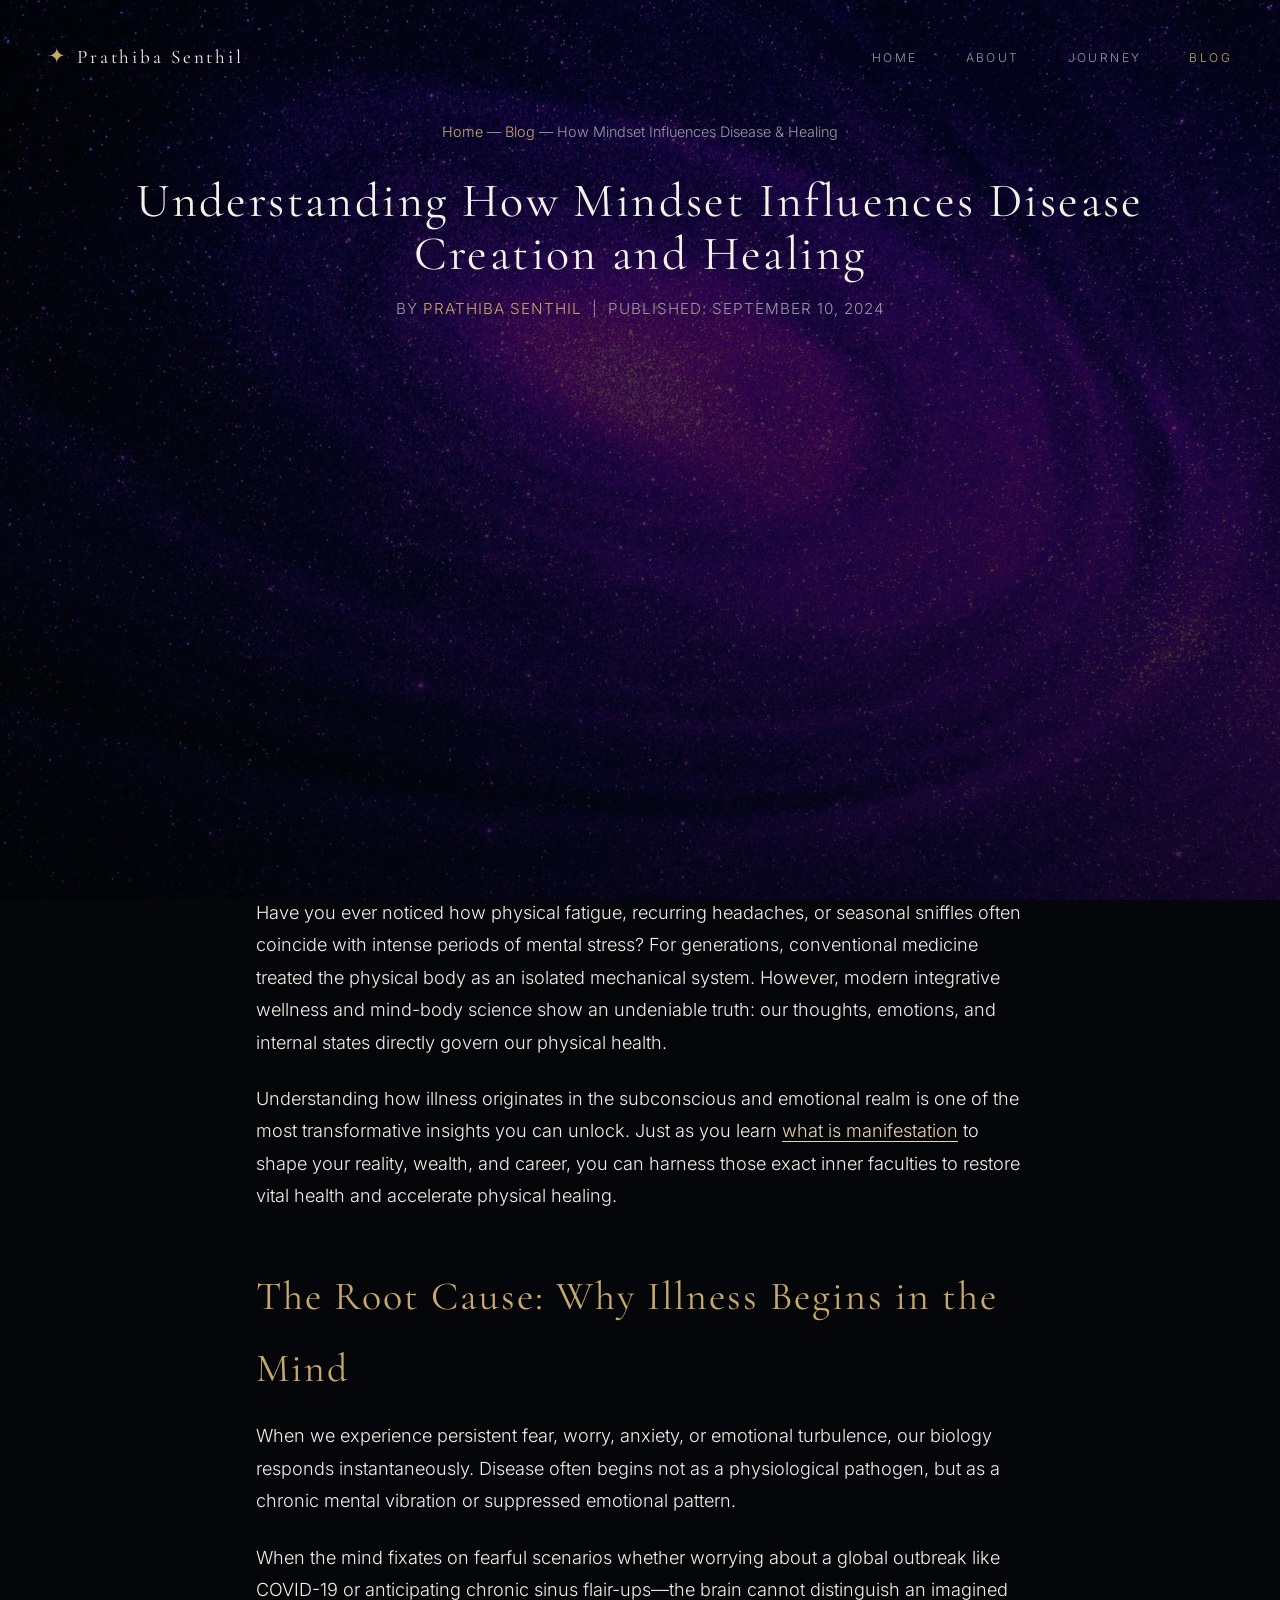
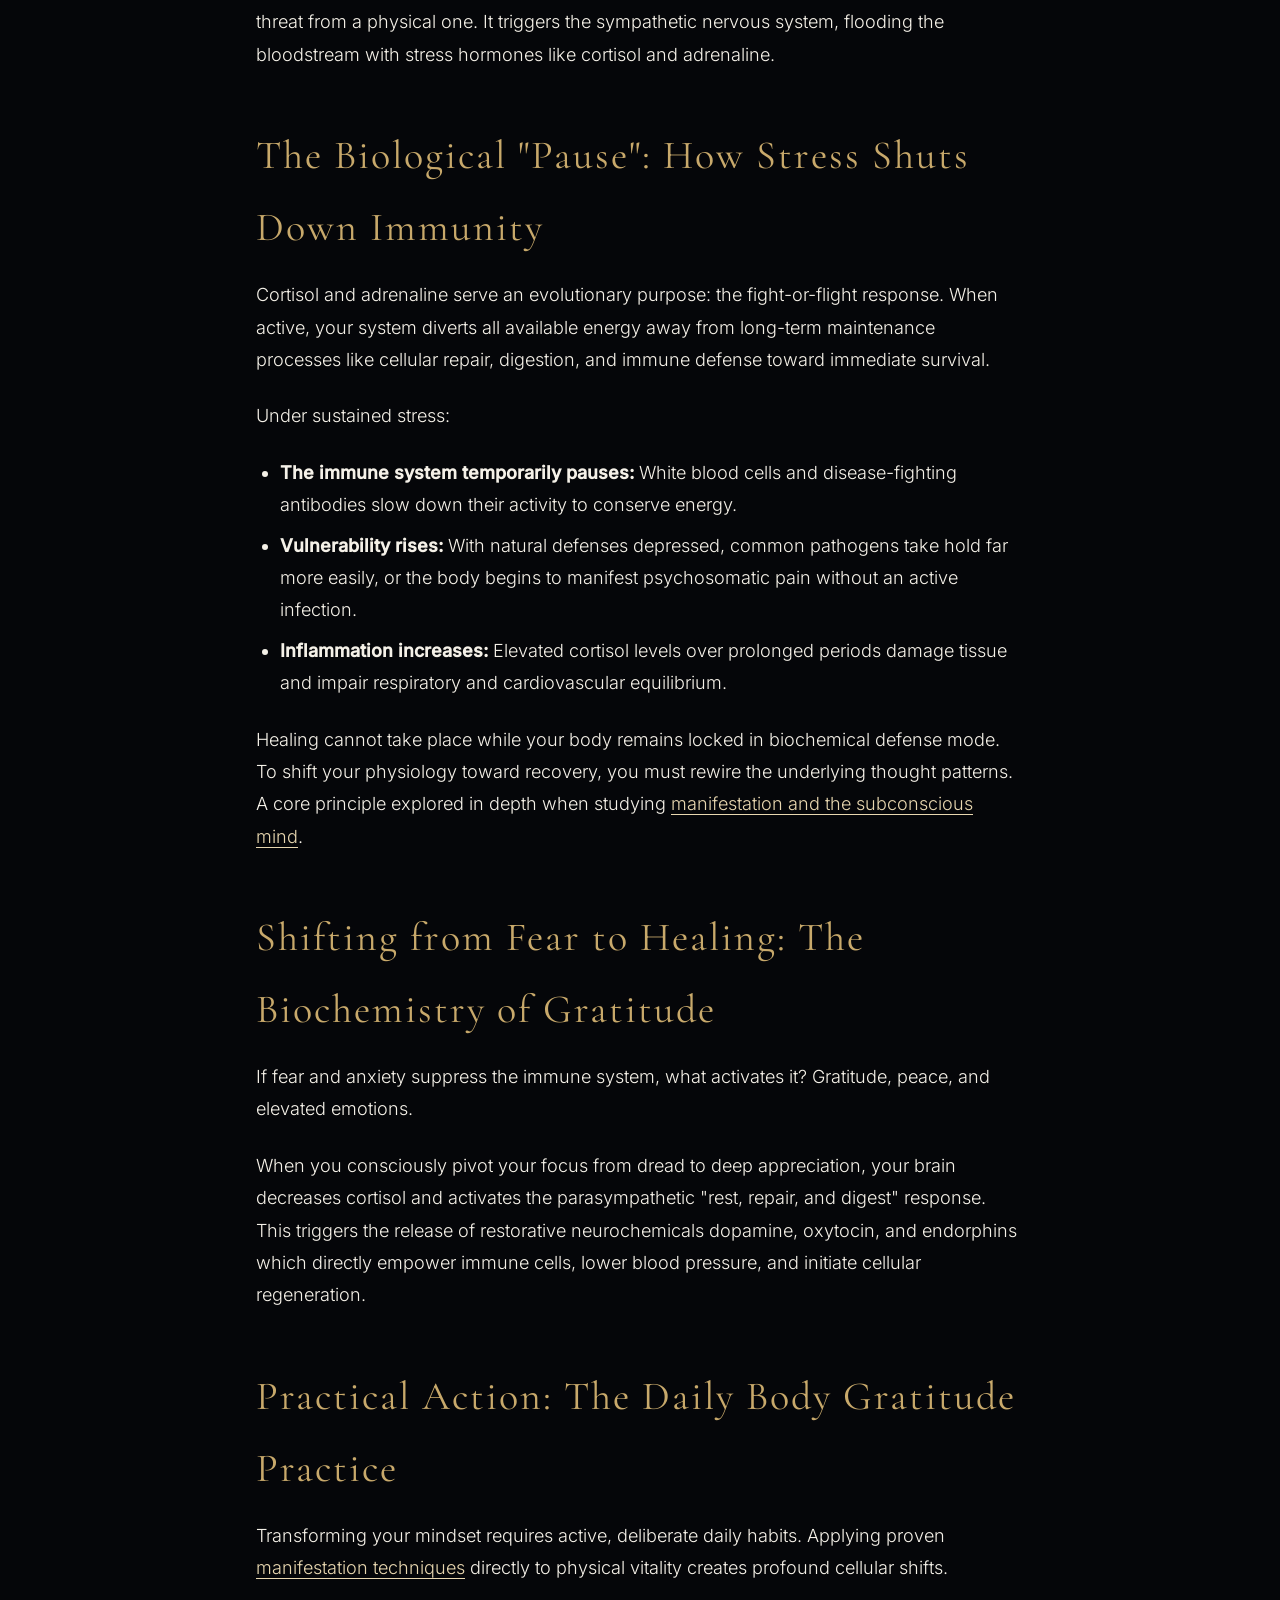
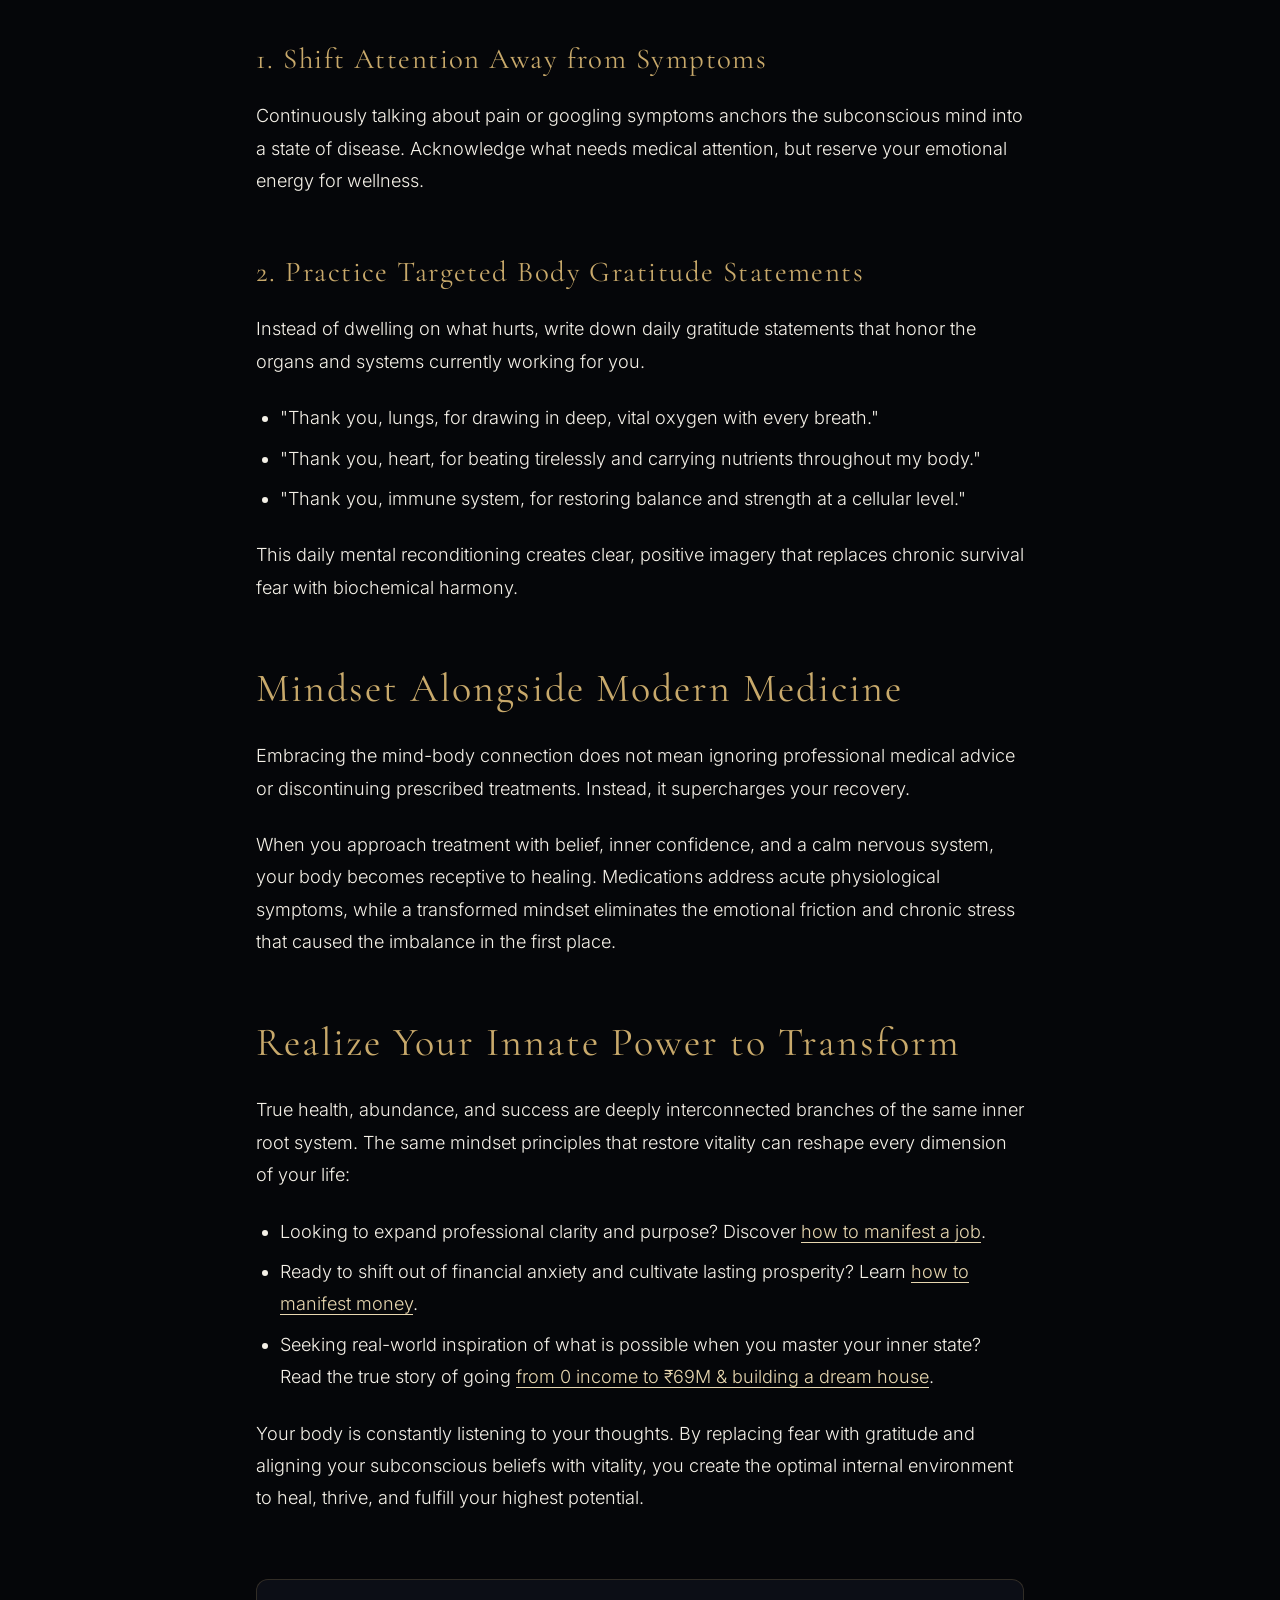
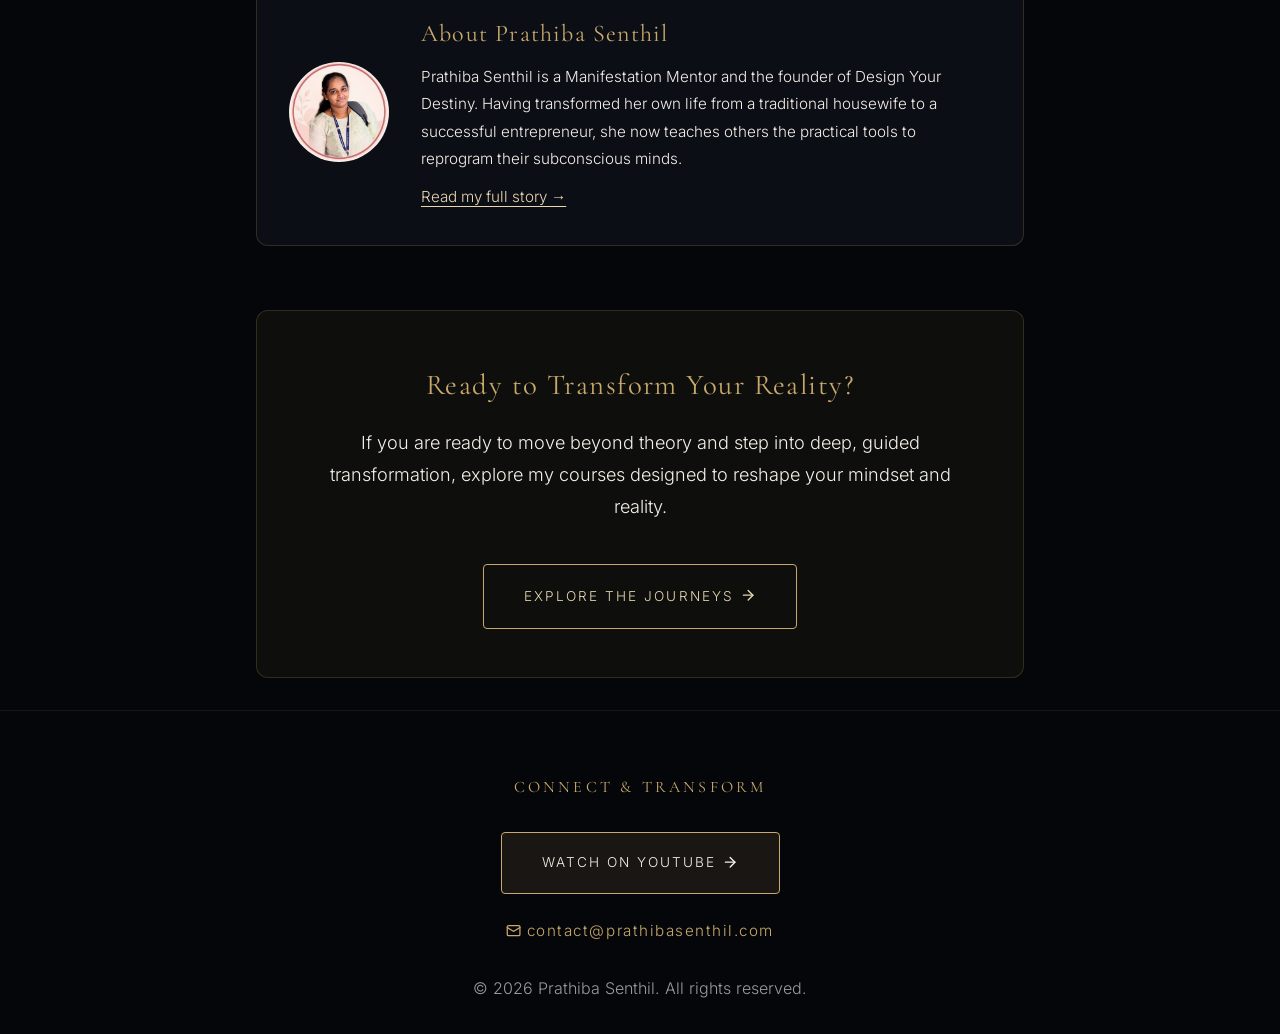
<file: blog/how-mindset-influences-disease-and-healing.html>
<!DOCTYPE html>
<html lang="en">
<head>
    <meta charset="UTF-8">
    <meta name="viewport" content="width=device-width, initial-scale=1.0">
    <title>How Mindset Influences Disease & Healing | Prathiba Senthil</title>
    
    <meta name="description" content="Discover how chronic stress suppresses immunity and how rewiring your subconscious mind through gratitude can activate your body's natural healing power.">
    <link rel="canonical" href="https://prathibasenthil.com/blog/how-mindset-influences-disease-and-healing">
    
    <meta property="og:type" content="article">
    <meta property="og:url" content="https://prathibasenthil.com/blog/how-mindset-influences-disease-and-healing">
    <meta property="og:title" content="How Mindset Influences Disease & Healing | Prathiba Senthil">
    <meta property="og:description" content="Discover how chronic stress suppresses immunity and how rewiring your subconscious mind through gratitude can activate your body's natural healing power.">
    <meta property="og:image" content="https://prathibasenthil.com/img/How-Mindset-Influences-Disease-&amp;-Healing.avif">
    
    <meta name="twitter:card" content="summary_large_image">
    <meta name="twitter:title" content="How Mindset Influences Disease & Healing | Prathiba Senthil">
    <meta name="twitter:description" content="Discover how chronic stress suppresses immunity and how rewiring your subconscious mind through gratitude can activate your body's natural healing power.">
    <meta name="twitter:image" content="https://prathibasenthil.com/img/How-Mindset-Influences-Disease-&amp;-Healing.avif">
    
    <link rel="icon" type="image/svg+xml" href="/img/favicon.svg">
    
    <link rel="stylesheet" href="/css/style.min.css">
    
    <style>
        .article-content {
            max-width: 800px;
            margin: 0 auto;
            text-align: left;
            font-size: 1.125rem;
            line-height: 1.8;
            color: var(--color-warm-ivory);
            padding: 2rem 1rem;
        }
        .article-content h2, .article-content h3 {
            color: var(--color-champagne-gold);
            margin-top: 3rem;
            margin-bottom: 1rem;
            font-family: 'Cormorant Garamond', serif;
        }
        .article-content h2 { font-size: 2.5rem; }
        .article-content h3 { font-size: 1.8rem; }
        .article-content p { margin-bottom: 1.5rem; }
        .article-content ul { margin-bottom: 1.5rem; padding-left: 1.5rem; }
        .article-content li { margin-bottom: 0.5rem; }
        .article-content a { color: var(--color-soft-gold); text-decoration: underline; text-underline-offset: 4px; }
        .article-content a:hover { color: var(--color-champagne-gold); }
        .article-meta {
            text-align: center;
            margin-bottom: 3rem;
            color: var(--color-muted-text);
            font-size: 0.95rem;
            text-transform: uppercase;
            letter-spacing: 1px;
        }
        .breadcrumb {
            text-align: center;
            margin-bottom: 2rem;
            color: var(--color-muted-text);
            font-size: 0.9rem;
        }
        .breadcrumb a {
            color: var(--color-champagne-gold);
            text-decoration: none;
        }
        .video-container {
            position: relative;
            padding-bottom: 56.25%; /* 16:9 */
            height: 0;
            margin: 2rem 0;
        }
        .video-container iframe {
            position: absolute;
            top: 0;
            left: 0;
            width: 100%;
            height: 100%;
            border-radius: 8px;
        }
    </style>
    
    <script type="application/ld+json">
    {
      "@context": "https://schema.org",
      "@type": "Article",
      "mainEntityOfPage": {
        "@type": "WebPage",
        "@id": "https://prathibasenthil.com/blog/how-mindset-influences-disease-and-healing"
      },
      "headline": "Understanding How Mindset Influences Disease Creation and Healing",
      "description": "Discover how chronic stress suppresses immunity and how rewiring your subconscious mind through gratitude can activate your body's natural healing power.",
      "image": "https://prathibasenthil.com/img/How-Mindset-Influences-Disease-&-Healing.avif",
      "author": {
        "@type": "Person",
        "name": "Prathiba Senthil",
        "url": "https://prathibasenthil.com/about"
      },
      "publisher": {
        "@type": "Organization",
        "name": "Design Your Destiny",
        "logo": {
          "@type": "ImageObject",
          "url": "https://prathibasenthil.com/img/favicon.svg"
        }
      },
      "datePublished": "2024-09-10T08:00:00+00:00",
      "dateModified": "2024-09-10T08:00:00+00:00"
    }
    </script>
    <script type="application/ld+json">
    {
      "@context": "https://schema.org",
      "@type": "BreadcrumbList",
      "itemListElement": [{
        "@type": "ListItem",
        "position": 1,
        "name": "Home",
        "item": "https://prathibasenthil.com/"
      },{
        "@type": "ListItem",
        "position": 2,
        "name": "Blog",
        "item": "https://prathibasenthil.com/blog"
      },{
        "@type": "ListItem",
        "position": 3,
        "name": "How Mindset Influences Disease & Healing"
      }]
    }
    </script>
</head>
<body>
    <div class="cosmic-bg"></div>
    <div class="stars"></div>

    <header>
        <a href="/" class="logo">
            <span class="logo-star">✦</span>
            <span class="logo-text" data-config="brand.name">DESIGN YOUR DESTINY</span>
        </a>
        <nav>
            <ul>
                <li><a href="/" class="nav-link">HOME</a></li>
                <li><a href="/about" class="nav-link">ABOUT</a></li>
                <li><a href="/courses" class="nav-link">JOURNEY</a></li>
                <li><a href="/blog" class="nav-link active">BLOG</a></li>
            </ul>
        </nav>
    </header>

    <main id="app-content">
        <article class="container" style="padding-top: 120px;">
            <div class="breadcrumb">
                <a href="/">Home</a> &mdash; <a href="/blog">Blog</a> &mdash; How Mindset Influences Disease & Healing
            </div>
            
            <h1 class="heading-hero text-center" style="font-size: 3rem; margin-bottom: 1rem;">Understanding How Mindset Influences Disease Creation and Healing</h1>
            
            <div class="article-meta">
                By <a href="/about" style="color: var(--color-champagne-gold); text-decoration: none;">Prathiba Senthil</a> &nbsp;|&nbsp; Published: September 10, 2024
            </div>

            <div class="article-content">
                <div class="video-container">
                    <iframe src="https://www.youtube.com/embed/E_79p0qKfwk" title="YouTube video player" frameborder="0" allow="accelerometer; autoplay; clipboard-write; encrypted-media; gyroscope; picture-in-picture; web-share" allowfullscreen></iframe>
                </div>

                <p>Have you ever noticed how physical fatigue, recurring headaches, or seasonal sniffles often coincide with intense periods of mental stress? For generations, conventional medicine treated the physical body as an isolated mechanical system. However, modern integrative wellness and mind-body science show an undeniable truth: our thoughts, emotions, and internal states directly govern our physical health.</p>
                <p>Understanding how illness originates in the subconscious and emotional realm is one of the most transformative insights you can unlock. Just as you learn <a href="/blog/what-is-manifestation">what is manifestation</a> to shape your reality, wealth, and career, you can harness those exact inner faculties to restore vital health and accelerate physical healing.</p>
                
                <h2>The Root Cause: Why Illness Begins in the Mind</h2>
                <p>When we experience persistent fear, worry, anxiety, or emotional turbulence, our biology responds instantaneously. Disease often begins not as a physiological pathogen, but as a chronic mental vibration or suppressed emotional pattern.</p>
                <p>When the mind fixates on fearful scenarios whether worrying about a global outbreak like COVID-19 or anticipating chronic sinus flair-ups—the brain cannot distinguish an imagined threat from a physical one. It triggers the sympathetic nervous system, flooding the bloodstream with stress hormones like cortisol and adrenaline.</p>

                <h2>The Biological "Pause": How Stress Shuts Down Immunity</h2>
                <p>Cortisol and adrenaline serve an evolutionary purpose: the fight-or-flight response. When active, your system diverts all available energy away from long-term maintenance processes like cellular repair, digestion, and immune defense toward immediate survival.</p>
                <p>Under sustained stress:</p>
                <ul>
                    <li><strong>The immune system temporarily pauses:</strong> White blood cells and disease-fighting antibodies slow down their activity to conserve energy.</li>
                    <li><strong>Vulnerability rises:</strong> With natural defenses depressed, common pathogens take hold far more easily, or the body begins to manifest psychosomatic pain without an active infection.</li>
                    <li><strong>Inflammation increases:</strong> Elevated cortisol levels over prolonged periods damage tissue and impair respiratory and cardiovascular equilibrium.</li>
                </ul>
                <p>Healing cannot take place while your body remains locked in biochemical defense mode. To shift your physiology toward recovery, you must rewire the underlying thought patterns. A core principle explored in depth when studying <a href="/blog/manifestation-and-subconscious-mind">manifestation and the subconscious mind</a>.</p>

                <h2>Shifting from Fear to Healing: The Biochemistry of Gratitude</h2>
                <p>If fear and anxiety suppress the immune system, what activates it? Gratitude, peace, and elevated emotions.</p>
                <p>When you consciously pivot your focus from dread to deep appreciation, your brain decreases cortisol and activates the parasympathetic "rest, repair, and digest" response. This triggers the release of restorative neurochemicals dopamine, oxytocin, and endorphins which directly empower immune cells, lower blood pressure, and initiate cellular regeneration.</p>

                <h2>Practical Action: The Daily Body Gratitude Practice</h2>
                <p>Transforming your mindset requires active, deliberate daily habits. Applying proven <a href="/blog/manifestation-techniques">manifestation techniques</a> directly to physical vitality creates profound cellular shifts.</p>
                
                <h3>1. Shift Attention Away from Symptoms</h3>
                <p>Continuously talking about pain or googling symptoms anchors the subconscious mind into a state of disease. Acknowledge what needs medical attention, but reserve your emotional energy for wellness.</p>

                <h3>2. Practice Targeted Body Gratitude Statements</h3>
                <p>Instead of dwelling on what hurts, write down daily gratitude statements that honor the organs and systems currently working for you.</p>
                <ul>
                    <li>"Thank you, lungs, for drawing in deep, vital oxygen with every breath."</li>
                    <li>"Thank you, heart, for beating tirelessly and carrying nutrients throughout my body."</li>
                    <li>"Thank you, immune system, for restoring balance and strength at a cellular level."</li>
                </ul>
                <p>This daily mental reconditioning creates clear, positive imagery that replaces chronic survival fear with biochemical harmony.</p>

                <h2>Mindset Alongside Modern Medicine</h2>
                <p>Embracing the mind-body connection does not mean ignoring professional medical advice or discontinuing prescribed treatments. Instead, it supercharges your recovery.</p>
                <p>When you approach treatment with belief, inner confidence, and a calm nervous system, your body becomes receptive to healing. Medications address acute physiological symptoms, while a transformed mindset eliminates the emotional friction and chronic stress that caused the imbalance in the first place.</p>

                <h2>Realize Your Innate Power to Transform</h2>
                <p>True health, abundance, and success are deeply interconnected branches of the same inner root system. The same mindset principles that restore vitality can reshape every dimension of your life:</p>
                <ul>
                    <li>Looking to expand professional clarity and purpose? Discover <a href="/blog/how-to-manifest-a-job">how to manifest a job</a>.</li>
                    <li>Ready to shift out of financial anxiety and cultivate lasting prosperity? Learn <a href="/blog/how-to-manifest-money">how to manifest money</a>.</li>
                    <li>Seeking real-world inspiration of what is possible when you master your inner state? Read the true story of going <a href="/blog/from-0-income-to-69m-my-dream-house">from 0 income to ₹69M &amp; building a dream house</a>.</li>
                </ul>
                <p>Your body is constantly listening to your thoughts. By replacing fear with gratitude and aligning your subconscious beliefs with vitality, you create the optimal internal environment to heal, thrive, and fulfill your highest potential.</p>

                <div class="author-box">
                    <div class="author-image desktop-only"></div>
                    <div>
                        <h4 style="color: var(--color-champagne-gold); margin-bottom: 0.5rem; font-family: 'Cormorant Garamond', serif; font-size: 1.5rem;">About Prathiba Senthil</h4>
                        <div class="author-image mobile-only" style="margin: 1rem auto;"></div>
                        <p style="margin-bottom: 0.5rem; font-size: 0.95rem;">Prathiba Senthil is a Manifestation Mentor and the founder of Design Your Destiny. Having transformed her own life from a traditional housewife to a successful entrepreneur, she now teaches others the practical tools to reprogram their subconscious minds.</p>
                        <a href="/about" style="font-size: 0.95rem;">Read my full story &rarr;</a>
                    </div>
                </div>
                
                <div style="text-align: center; margin-top: 4rem; padding: 3rem; background: rgba(200, 169, 107, 0.05); border-radius: 12px; border: 1px solid rgba(200, 169, 107, 0.2);">
                    <h3 style="margin-top: 0;">Ready to Transform Your Reality?</h3>
                    <p>If you are ready to move beyond theory and step into deep, guided transformation, explore my courses designed to reshape your mindset and reality.</p>
                    <a href="/courses" class="btn btn-primary" style="margin-top: 1rem; text-decoration: none; display: inline-block;">EXPLORE THE JOURNEYS <i data-lucide="arrow-right"></i></a>
                </div>
            </div>
        </article>
    </main>

    <footer class="site-footer fade-up">
        <div class="container text-center">
            <h3 class="hero-subtitle">CONNECT & TRANSFORM</h3>
            <div class="social-links">
                <a href="#" data-config-href="socials.youtube" target="_blank" class="btn btn-primary" style="background: rgba(200, 169, 107, 0.1);">WATCH ON YOUTUBE <i data-lucide="arrow-right"></i></a>
            </div>
            <p style="margin-top: 1.5rem;"><a href="mailto:contact@prathibasenthil.com" style="color: var(--color-champagne-gold); text-decoration: none; font-size: 0.95rem; letter-spacing: 0.1em;"><i data-lucide="mail" class="icon-sm"></i> contact@prathibasenthil.com</a></p>
            <p class="text-muted mt-2">&copy; <span data-config="brand.established">2026</span> <span data-config="brand.name">Prathiba Senthil</span>. All rights reserved.</p>
        </div>
    </footer>

    <script src="/js/config.js" defer></script>
    <script src="/js/lucide.min.js" defer></script>
    <script src="/js/main.js" defer></script>
    <script src="/js/animations.js" defer></script>
    <script defer>
        document.addEventListener('DOMContentLoaded', () => {
            if (typeof lucide !== 'undefined') lucide.createIcons();
        });
    </script>
</body>
</html>
</file>
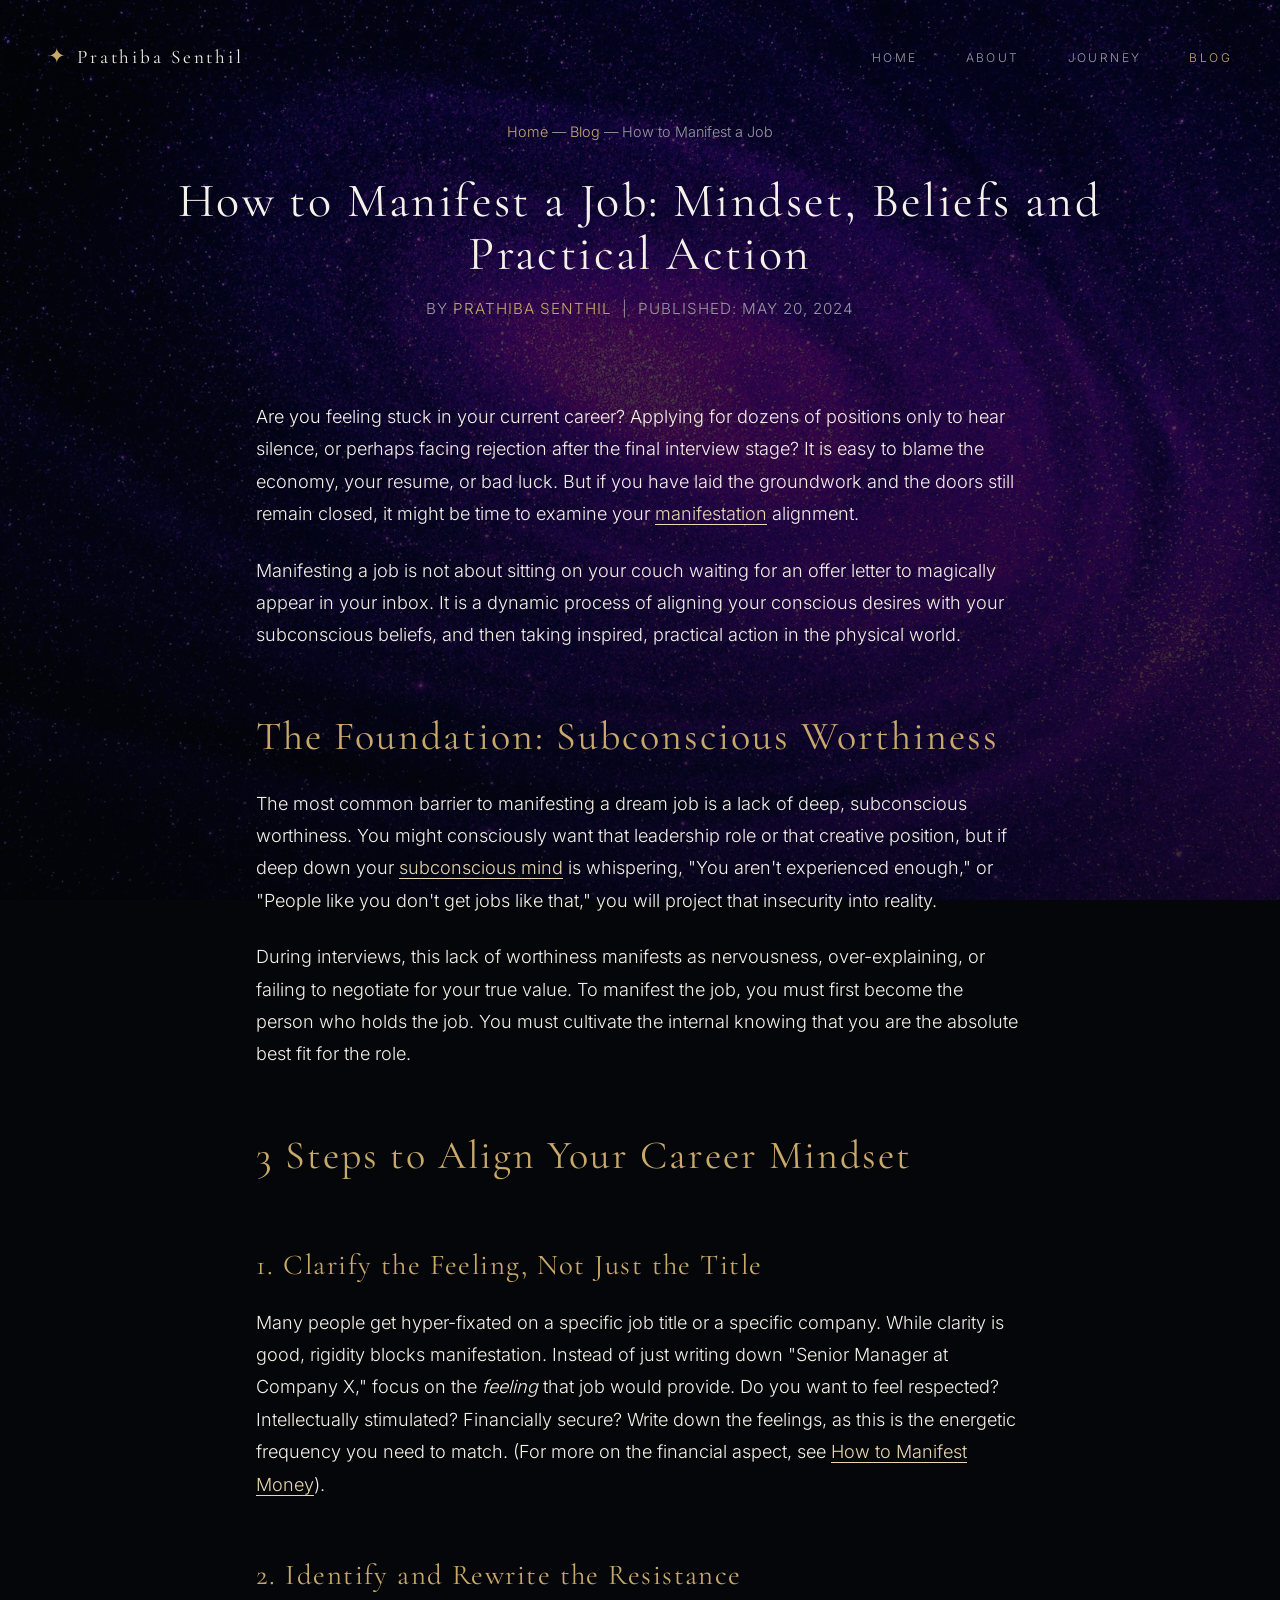
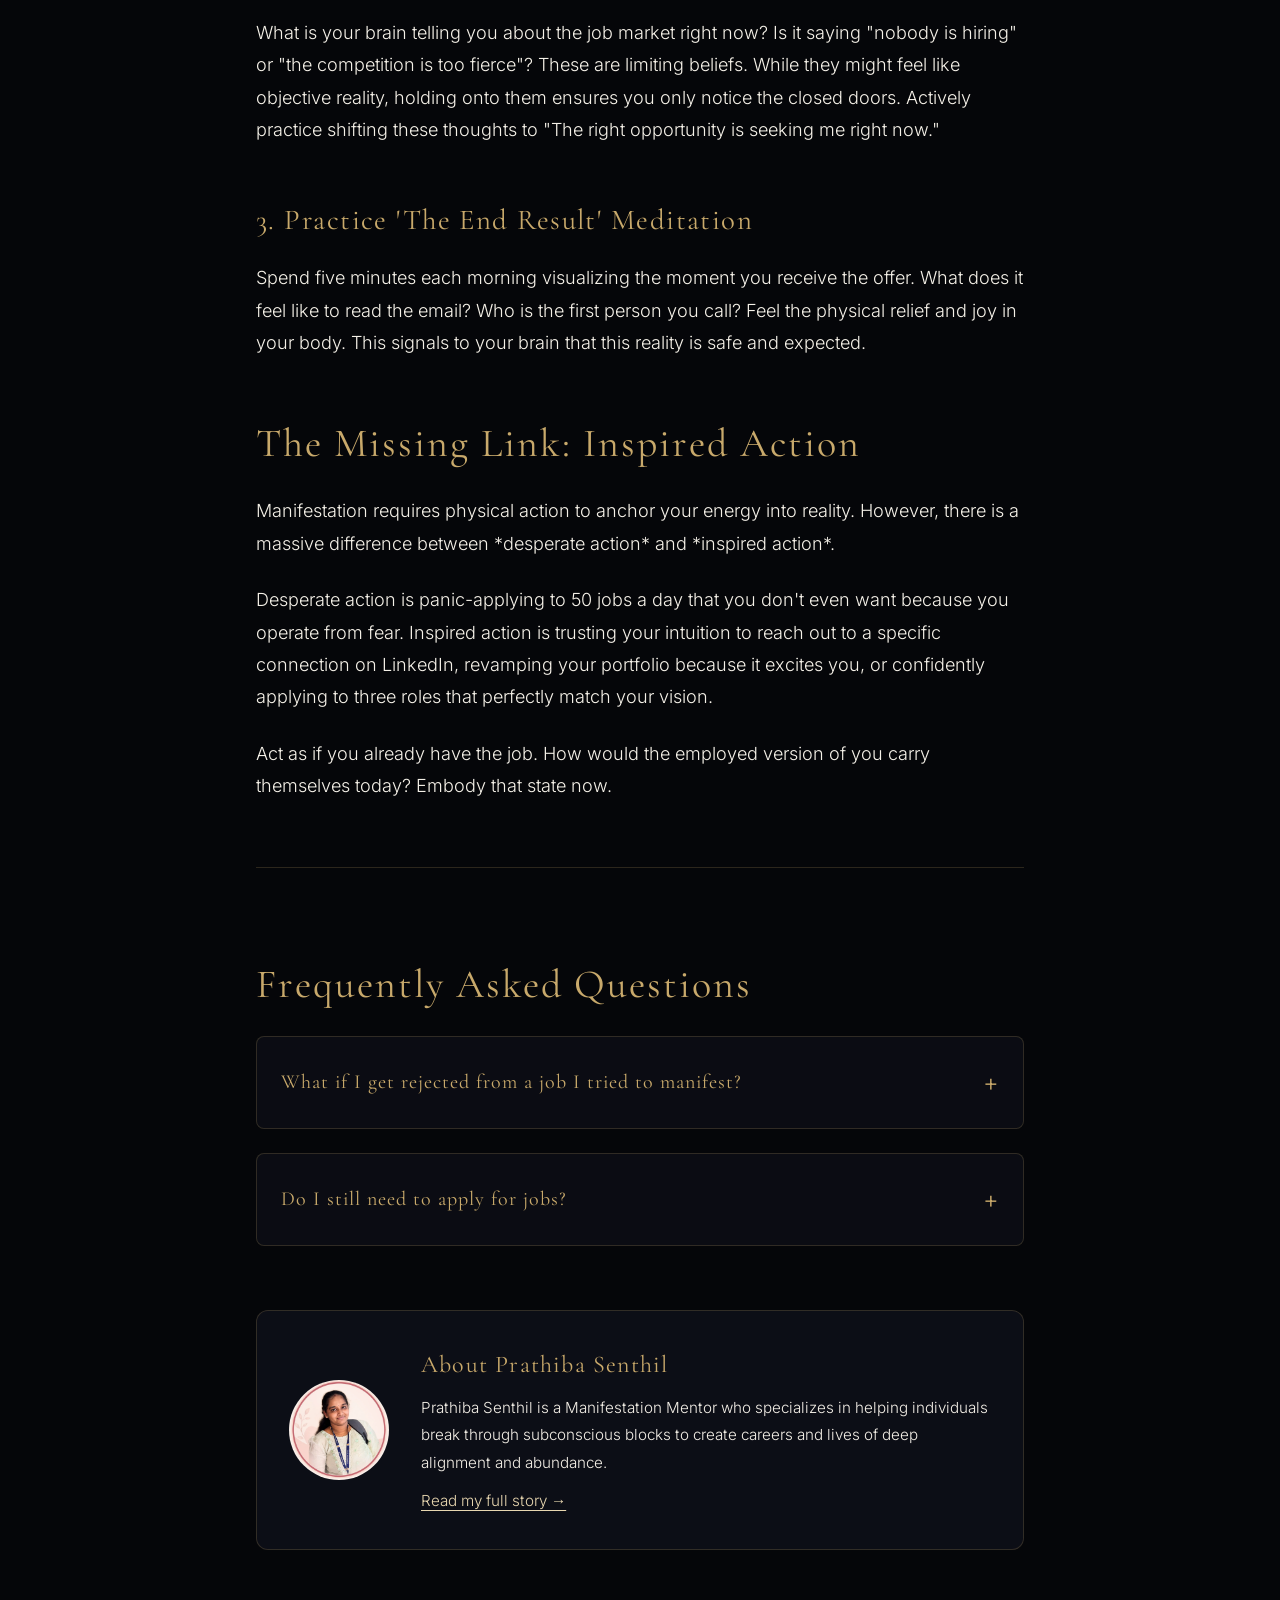
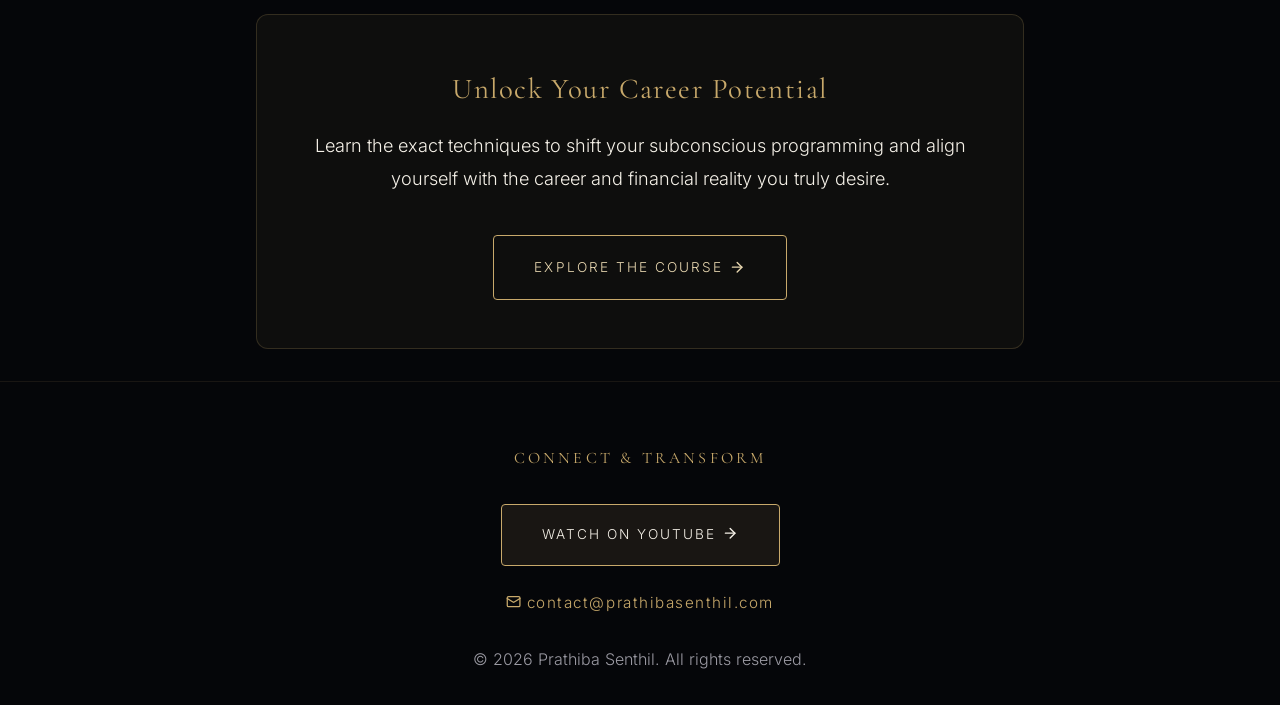
<file: blog/how-to-manifest-a-job.html>
<!DOCTYPE html>
<html lang="en">
<head>
    <meta charset="UTF-8">
    <meta name="viewport" content="width=device-width, initial-scale=1.0">
    <title>How to Manifest a Job: Mindset, Beliefs and Practical Action | Design Your Destiny</title>
    
    <meta name="description" content="Discover a practical framework for manifesting your ideal career. Learn how to align your mindset, shift limiting beliefs, and take inspired action.">
    <link rel="canonical" href="https://prathibasenthil.com/blog/how-to-manifest-a-job">
    
    <meta property="og:type" content="article">
    <meta property="og:url" content="https://prathibasenthil.com/blog/how-to-manifest-a-job">
    <meta property="og:title" content="How to Manifest a Job: Mindset, Beliefs and Practical Action">
    <meta property="og:description" content="Discover a practical framework for manifesting your ideal career. Learn how to align your mindset, shift limiting beliefs, and take inspired action.">
    <meta property="og:image" content="https://prathibasenthil.com/img/Successfull-job-Manifestation-by-prathiba-senthil-LogeshPrathi.webp">
    
    <meta name="twitter:card" content="summary_large_image">
    <meta name="twitter:title" content="How to Manifest a Job: Mindset, Beliefs and Practical Action">
    <meta name="twitter:description" content="Discover a practical framework for manifesting your ideal career. Learn how to align your mindset, shift limiting beliefs, and take inspired action.">
    <meta name="twitter:image" content="https://prathibasenthil.com/img/Successfull-job-Manifestation-by-prathiba-senthil-LogeshPrathi.webp">
    
    <link rel="icon" type="image/svg+xml" href="/img/favicon.svg">
    
    <link rel="stylesheet" href="/css/style.min.css">
    
    <style>
        .article-content {
            max-width: 800px;
            margin: 0 auto;
            text-align: left;
            font-size: 1.125rem;
            line-height: 1.8;
            color: var(--color-warm-ivory);
            padding: 2rem 1rem;
        }
        .article-content h2, .article-content h3 {
            color: var(--color-champagne-gold);
            margin-top: 3rem;
            margin-bottom: 1rem;
            font-family: 'Cormorant Garamond', serif;
        }
        .article-content h2 { font-size: 2.5rem; }
        .article-content h3 { font-size: 1.8rem; }
        .article-content p { margin-bottom: 1.5rem; }
        .article-content a { color: var(--color-soft-gold); text-decoration: underline; text-underline-offset: 4px; }
        .article-content a:hover { color: var(--color-champagne-gold); }
        .article-meta {
            text-align: center;
            margin-bottom: 3rem;
            color: var(--color-muted-text);
            font-size: 0.95rem;
            text-transform: uppercase;
            letter-spacing: 1px;
        }
        .breadcrumb {
            text-align: center;
            margin-bottom: 2rem;
            color: var(--color-muted-text);
            font-size: 0.9rem;
        }
        .breadcrumb a {
            color: var(--color-champagne-gold);
            text-decoration: none;
        }
        .faq-section {
            margin-top: 4rem;
            padding-top: 2rem;
            border-top: 1px solid rgba(200, 169, 107, 0.2);
        }
    </style>
    
    <script type="application/ld+json">
    {
      "@context": "https://schema.org",
      "@type": "Article",
      "mainEntityOfPage": {
        "@type": "WebPage",
        "@id": "https://prathibasenthil.com/blog/how-to-manifest-a-job"
      },
      "headline": "How to Manifest a Job: Mindset, Beliefs and Practical Action",
      "description": "Discover a practical framework for manifesting your ideal career. Learn how to align your mindset, shift limiting beliefs, and take inspired action.",
      "image": "https://prathibasenthil.com/img/Successfull-job-Manifestation-by-prathiba-senthil-LogeshPrathi.webp",
      "author": {
        "@type": "Person",
        "name": "Prathiba Senthil",
        "url": "https://prathibasenthil.com/about"
      },
      "publisher": {
        "@type": "Organization",
        "name": "Design Your Destiny",
        "logo": {
          "@type": "ImageObject",
          "url": "https://prathibasenthil.com/img/favicon.svg"
        }
      },
      "datePublished": "2024-05-20T08:00:00+00:00",
      "dateModified": "2024-05-20T08:00:00+00:00"
    }
    </script>
    <script type="application/ld+json">
    {
      "@context": "https://schema.org",
      "@type": "BreadcrumbList",
      "itemListElement": [{
        "@type": "ListItem",
        "position": 1,
        "name": "Home",
        "item": "https://prathibasenthil.com/"
      },{
        "@type": "ListItem",
        "position": 2,
        "name": "Blog",
        "item": "https://prathibasenthil.com/blog"
      },{
        "@type": "ListItem",
        "position": 3,
        "name": "How to Manifest a Job"
      }]
    }
    </script>
</head>
<body>
    <div class="cosmic-bg"></div>
    <div class="stars"></div>

    <header>
        <a href="/" class="logo">
            <span class="logo-star">✦</span>
            <span class="logo-text" data-config="brand.name">DESIGN YOUR DESTINY</span>
        </a>
        <nav>
            <ul>
                <li><a href="/" class="nav-link">HOME</a></li>
                <li><a href="/about" class="nav-link">ABOUT</a></li>
                <li><a href="/courses" class="nav-link">JOURNEY</a></li>
                <li><a href="/blog" class="nav-link active">BLOG</a></li>
            </ul>
        </nav>
    </header>

    <main id="app-content">
        <article class="container" style="padding-top: 120px;">
            <div class="breadcrumb">
                <a href="/">Home</a> &mdash; <a href="/blog">Blog</a> &mdash; How to Manifest a Job
            </div>
            
            <h1 class="heading-hero text-center" style="font-size: 3rem; margin-bottom: 1rem;">How to Manifest a Job: Mindset, Beliefs and Practical Action</h1>
            
            <div class="article-meta">
                By <a href="/about" style="color: var(--color-champagne-gold); text-decoration: none;">Prathiba Senthil</a> &nbsp;|&nbsp; Published: May 20, 2024
            </div>

            <div class="article-content">
                <p>Are you feeling stuck in your current career? Applying for dozens of positions only to hear silence, or perhaps facing rejection after the final interview stage? It is easy to blame the economy, your resume, or bad luck. But if you have laid the groundwork and the doors still remain closed, it might be time to examine your <a href="/blog/what-is-manifestation">manifestation</a> alignment.</p>

                <p>Manifesting a job is not about sitting on your couch waiting for an offer letter to magically appear in your inbox. It is a dynamic process of aligning your conscious desires with your subconscious beliefs, and then taking inspired, practical action in the physical world.</p>

                <h2>The Foundation: Subconscious Worthiness</h2>
                <p>The most common barrier to manifesting a dream job is a lack of deep, subconscious worthiness. You might consciously want that leadership role or that creative position, but if deep down your <a href="/blog/manifestation-and-subconscious-mind">subconscious mind</a> is whispering, "You aren't experienced enough," or "People like you don't get jobs like that," you will project that insecurity into reality.</p>
                <p>During interviews, this lack of worthiness manifests as nervousness, over-explaining, or failing to negotiate for your true value. To manifest the job, you must first become the person who holds the job. You must cultivate the internal knowing that you are the absolute best fit for the role.</p>

                <h2>3 Steps to Align Your Career Mindset</h2>
                
                <h3>1. Clarify the Feeling, Not Just the Title</h3>
                <p>Many people get hyper-fixated on a specific job title or a specific company. While clarity is good, rigidity blocks manifestation. Instead of just writing down "Senior Manager at Company X," focus on the <em>feeling</em> that job would provide. Do you want to feel respected? Intellectually stimulated? Financially secure? Write down the feelings, as this is the energetic frequency you need to match. (For more on the financial aspect, see <a href="/blog/how-to-manifest-money">How to Manifest Money</a>).</p>

                <h3>2. Identify and Rewrite the Resistance</h3>
                <p>What is your brain telling you about the job market right now? Is it saying "nobody is hiring" or "the competition is too fierce"? These are limiting beliefs. While they might feel like objective reality, holding onto them ensures you only notice the closed doors. Actively practice shifting these thoughts to "The right opportunity is seeking me right now."</p>

                <h3>3. Practice 'The End Result' Meditation</h3>
                <p>Spend five minutes each morning visualizing the moment you receive the offer. What does it feel like to read the email? Who is the first person you call? Feel the physical relief and joy in your body. This signals to your brain that this reality is safe and expected.</p>

                <h2>The Missing Link: Inspired Action</h2>
                <p>Manifestation requires physical action to anchor your energy into reality. However, there is a massive difference between *desperate action* and *inspired action*.</p>
                <p>Desperate action is panic-applying to 50 jobs a day that you don't even want because you operate from fear. Inspired action is trusting your intuition to reach out to a specific connection on LinkedIn, revamping your portfolio because it excites you, or confidently applying to three roles that perfectly match your vision.</p>
                <p>Act as if you already have the job. How would the employed version of you carry themselves today? Embody that state now.</p>

                <div class="faq-section">
                    <h2>Frequently Asked Questions</h2>
                    
                    <details class="faq-item">
                        <summary><h4>What if I get rejected from a job I tried to manifest?</h4></summary>
                        <div class="faq-content">
                            <p>Rejection is often redirection. When a door closes, your mindset should not be "manifestation failed." Instead, it should be "this was not the highest alignment for me, something better is coming." Maintaining your high energetic state during rejection is the true test of your manifestation practice.</p>
                        </div>
                    </details>
                    
                    <details class="faq-item">
                        <summary><h4>Do I still need to apply for jobs?</h4></summary>
                        <div class="faq-content">
                            <p>Yes. Manifestation is co-creation. You must participate in the physical world. Your aligned action (applying, networking) provides the channels through which your desired outcome can arrive.</p>
                        </div>
                    </details>
                </div>

                <div class="author-box">
                    <div class="author-image desktop-only"></div>
                    <div>
                        <h4 style="color: var(--color-champagne-gold); margin-bottom: 0.5rem; font-family: 'Cormorant Garamond', serif; font-size: 1.5rem;">About Prathiba Senthil</h4>
                        <div class="author-image mobile-only" style="margin: 1rem auto;"></div>
                        <p style="margin-bottom: 0.5rem; font-size: 0.95rem;">Prathiba Senthil is a Manifestation Mentor who specializes in helping individuals break through subconscious blocks to create careers and lives of deep alignment and abundance.</p>
                        <a href="/about" style="font-size: 0.95rem;">Read my full story &rarr;</a>
                    </div>
                </div>
                
                <div style="text-align: center; margin-top: 4rem; padding: 3rem; background: rgba(200, 169, 107, 0.05); border-radius: 12px; border: 1px solid rgba(200, 169, 107, 0.2);">
                    <h3 style="margin-top: 0;">Unlock Your Career Potential</h3>
                    <p>Learn the exact techniques to shift your subconscious programming and align yourself with the career and financial reality you truly desire.</p>
                    <a href="/courses/job-money-manifestation" class="btn btn-primary" style="margin-top: 1rem; text-decoration: none; display: inline-block;">EXPLORE THE COURSE <i data-lucide="arrow-right"></i></a>
                </div>
            </div>
        </article>
    </main>

    <footer class="site-footer fade-up">
        <div class="container text-center">
            <h3 class="hero-subtitle">CONNECT & TRANSFORM</h3>
            <div class="social-links">
                <a href="#" data-config-href="socials.youtube" target="_blank" class="btn btn-primary" style="background: rgba(200, 169, 107, 0.1);">WATCH ON YOUTUBE <i data-lucide="arrow-right"></i></a>
            </div>
            <p style="margin-top: 1.5rem;"><a href="mailto:contact@prathibasenthil.com" style="color: var(--color-champagne-gold); text-decoration: none; font-size: 0.95rem; letter-spacing: 0.1em;"><i data-lucide="mail" class="icon-sm"></i> contact@prathibasenthil.com</a></p>
            <p class="text-muted mt-2">&copy; <span data-config="brand.established">2026</span> <span data-config="brand.name">Prathiba Senthil</span>. All rights reserved.</p>
        </div>
    </footer>

    <script src="/js/config.js" defer></script>
    <script src="/js/lucide.min.js" defer></script>
    <script src="/js/main.js" defer></script>
    <script src="/js/animations.js" defer></script>
    <script defer>
        document.addEventListener('DOMContentLoaded', () => {
            if (typeof lucide !== 'undefined') lucide.createIcons();
        });
    </script>
</body>
</html>
</file>
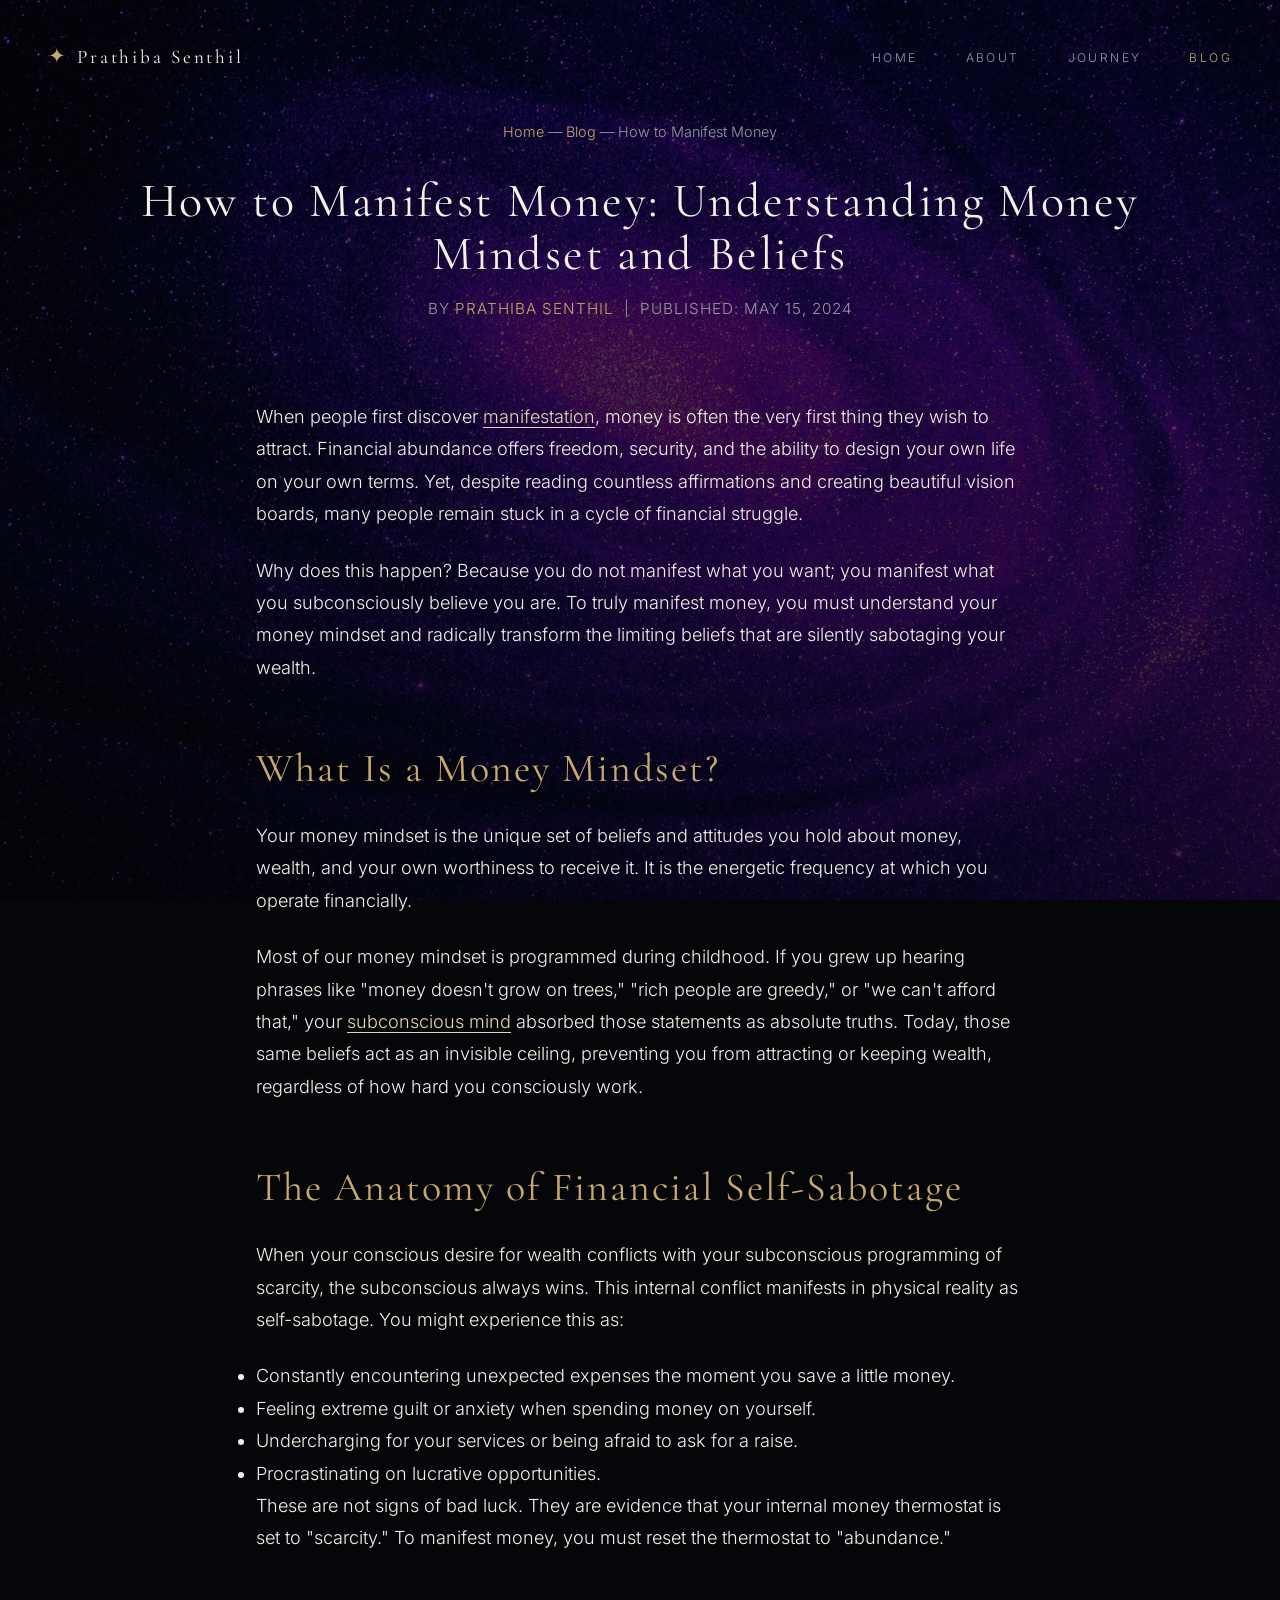
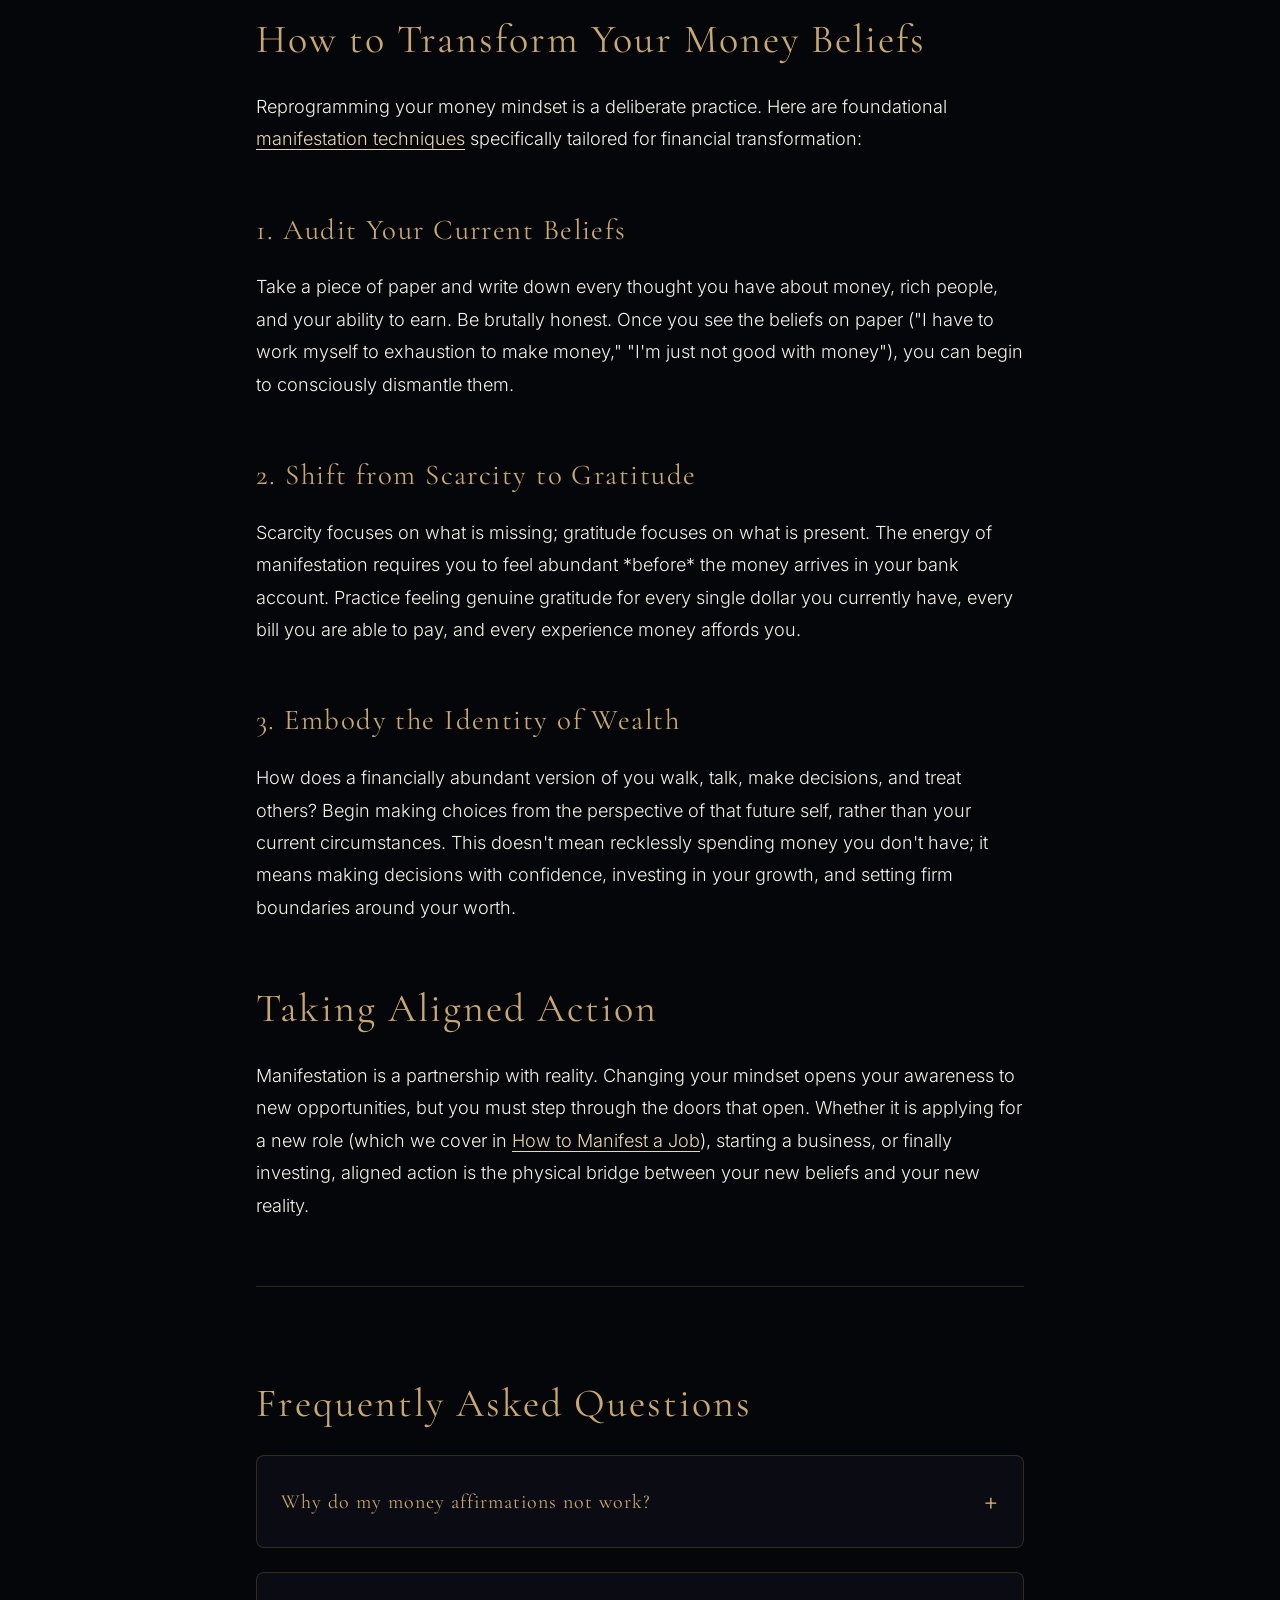
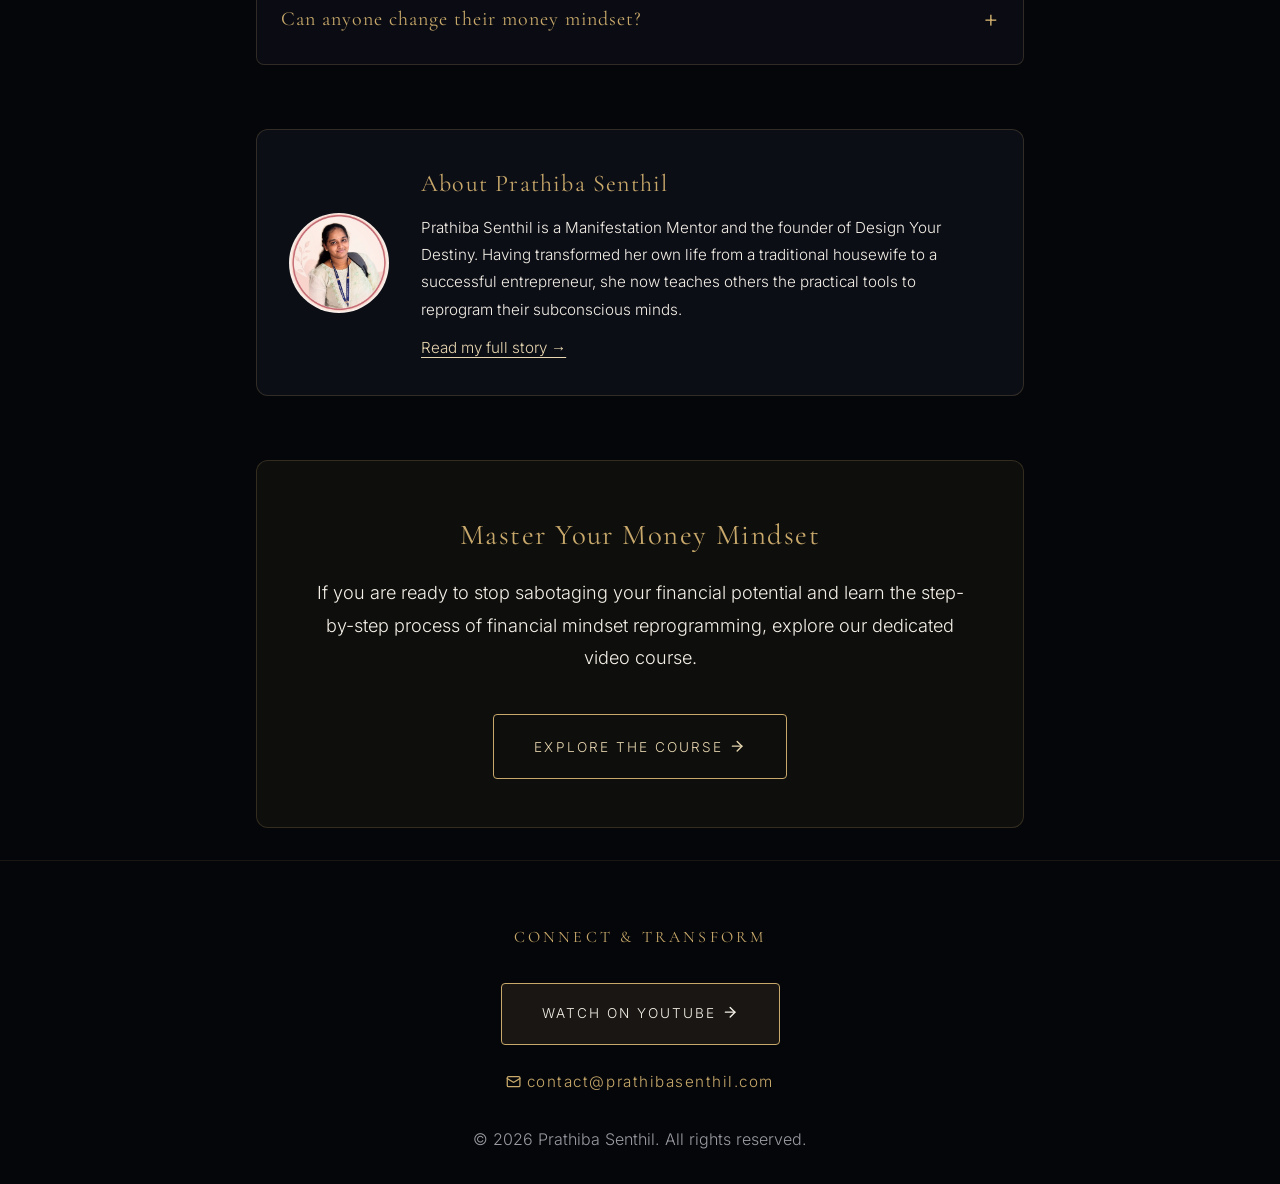
<file: blog/how-to-manifest-money.html>
<!DOCTYPE html>
<html lang="en">
<head>
    <meta charset="UTF-8">
    <meta name="viewport" content="width=device-width, initial-scale=1.0">
    <title>How to Manifest Money: Understanding Money Mindset and Beliefs | Design Your Destiny</title>
    
    <meta name="description" content="Learn how to manifest money by fundamentally transforming your subconscious money mindset and overcoming limiting beliefs around wealth.">
    <link rel="canonical" href="https://prathibasenthil.com/blog/how-to-manifest-money">
    
    <meta property="og:type" content="article">
    <meta property="og:url" content="https://prathibasenthil.com/blog/how-to-manifest-money">
    <meta property="og:title" content="How to Manifest Money: Understanding Money Mindset and Beliefs">
    <meta property="og:description" content="Learn how to manifest money by fundamentally transforming your subconscious money mindset and overcoming limiting beliefs around wealth.">
    <meta property="og:image" content="https://prathibasenthil.com/img/super-natural-Manifestation-by-prathiba-senthil.webp">
    
    <meta name="twitter:card" content="summary_large_image">
    <meta name="twitter:title" content="How to Manifest Money: Understanding Money Mindset and Beliefs">
    <meta name="twitter:description" content="Learn how to manifest money by fundamentally transforming your subconscious money mindset and overcoming limiting beliefs around wealth.">
    <meta name="twitter:image" content="https://prathibasenthil.com/img/super-natural-Manifestation-by-prathiba-senthil.webp">
    
    <link rel="icon" type="image/svg+xml" href="/img/favicon.svg">
    
    <link rel="stylesheet" href="/css/style.min.css">
    
    <style>
        .article-content {
            max-width: 800px;
            margin: 0 auto;
            text-align: left;
            font-size: 1.125rem;
            line-height: 1.8;
            color: var(--color-warm-ivory);
            padding: 2rem 1rem;
        }
        .article-content h2, .article-content h3 {
            color: var(--color-champagne-gold);
            margin-top: 3rem;
            margin-bottom: 1rem;
            font-family: 'Cormorant Garamond', serif;
        }
        .article-content h2 { font-size: 2.5rem; }
        .article-content h3 { font-size: 1.8rem; }
        .article-content p { margin-bottom: 1.5rem; }
        .article-content a { color: var(--color-soft-gold); text-decoration: underline; text-underline-offset: 4px; }
        .article-content a:hover { color: var(--color-champagne-gold); }
        .article-meta {
            text-align: center;
            margin-bottom: 3rem;
            color: var(--color-muted-text);
            font-size: 0.95rem;
            text-transform: uppercase;
            letter-spacing: 1px;
        }
        .breadcrumb {
            text-align: center;
            margin-bottom: 2rem;
            color: var(--color-muted-text);
            font-size: 0.9rem;
        }
        .breadcrumb a {
            color: var(--color-champagne-gold);
            text-decoration: none;
        }
        .faq-section {
            margin-top: 4rem;
            padding-top: 2rem;
            border-top: 1px solid rgba(200, 169, 107, 0.2);
        }
    </style>
    
    <script type="application/ld+json">
    {
      "@context": "https://schema.org",
      "@type": "Article",
      "mainEntityOfPage": {
        "@type": "WebPage",
        "@id": "https://prathibasenthil.com/blog/how-to-manifest-money"
      },
      "headline": "How to Manifest Money: Understanding Money Mindset and Beliefs",
      "description": "Learn how to manifest money by fundamentally transforming your subconscious money mindset and overcoming limiting beliefs around wealth.",
      "image": "https://prathibasenthil.com/img/super-natural-Manifestation-by-prathiba-senthil.webp",
      "author": {
        "@type": "Person",
        "name": "Prathiba Senthil",
        "url": "https://prathibasenthil.com/about"
      },
      "publisher": {
        "@type": "Organization",
        "name": "Design Your Destiny",
        "logo": {
          "@type": "ImageObject",
          "url": "https://prathibasenthil.com/img/favicon.svg"
        }
      },
      "datePublished": "2024-05-15T08:00:00+00:00",
      "dateModified": "2024-05-15T08:00:00+00:00"
    }
    </script>
    <script type="application/ld+json">
    {
      "@context": "https://schema.org",
      "@type": "BreadcrumbList",
      "itemListElement": [{
        "@type": "ListItem",
        "position": 1,
        "name": "Home",
        "item": "https://prathibasenthil.com/"
      },{
        "@type": "ListItem",
        "position": 2,
        "name": "Blog",
        "item": "https://prathibasenthil.com/blog"
      },{
        "@type": "ListItem",
        "position": 3,
        "name": "How to Manifest Money"
      }]
    }
    </script>
</head>
<body>
    <div class="cosmic-bg"></div>
    <div class="stars"></div>

    <header>
        <a href="/" class="logo">
            <span class="logo-star">✦</span>
            <span class="logo-text" data-config="brand.name">DESIGN YOUR DESTINY</span>
        </a>
        <nav>
            <ul>
                <li><a href="/" class="nav-link">HOME</a></li>
                <li><a href="/about" class="nav-link">ABOUT</a></li>
                <li><a href="/courses" class="nav-link">JOURNEY</a></li>
                <li><a href="/blog" class="nav-link active">BLOG</a></li>
            </ul>
        </nav>
    </header>

    <main id="app-content">
        <article class="container" style="padding-top: 120px;">
            <div class="breadcrumb">
                <a href="/">Home</a> &mdash; <a href="/blog">Blog</a> &mdash; How to Manifest Money
            </div>
            
            <h1 class="heading-hero text-center" style="font-size: 3rem; margin-bottom: 1rem;">How to Manifest Money: Understanding Money Mindset and Beliefs</h1>
            
            <div class="article-meta">
                By <a href="/about" style="color: var(--color-champagne-gold); text-decoration: none;">Prathiba Senthil</a> &nbsp;|&nbsp; Published: May 15, 2024
            </div>

            <div class="article-content">
                <p>When people first discover <a href="/blog/what-is-manifestation">manifestation</a>, money is often the very first thing they wish to attract. Financial abundance offers freedom, security, and the ability to design your own life on your own terms. Yet, despite reading countless affirmations and creating beautiful vision boards, many people remain stuck in a cycle of financial struggle.</p>

                <p>Why does this happen? Because you do not manifest what you want; you manifest what you subconsciously believe you are. To truly manifest money, you must understand your money mindset and radically transform the limiting beliefs that are silently sabotaging your wealth.</p>

                <h2>What Is a Money Mindset?</h2>
                <p>Your money mindset is the unique set of beliefs and attitudes you hold about money, wealth, and your own worthiness to receive it. It is the energetic frequency at which you operate financially.</p>

                <p>Most of our money mindset is programmed during childhood. If you grew up hearing phrases like "money doesn't grow on trees," "rich people are greedy," or "we can't afford that," your <a href="/blog/manifestation-and-subconscious-mind">subconscious mind</a> absorbed those statements as absolute truths. Today, those same beliefs act as an invisible ceiling, preventing you from attracting or keeping wealth, regardless of how hard you consciously work.</p>

                <h2>The Anatomy of Financial Self-Sabotage</h2>
                <p>When your conscious desire for wealth conflicts with your subconscious programming of scarcity, the subconscious always wins. This internal conflict manifests in physical reality as self-sabotage. You might experience this as:</p>
                <ul>
                    <li>Constantly encountering unexpected expenses the moment you save a little money.</li>
                    <li>Feeling extreme guilt or anxiety when spending money on yourself.</li>
                    <li>Undercharging for your services or being afraid to ask for a raise.</li>
                    <li>Procrastinating on lucrative opportunities.</li>
                </ul>
                <p>These are not signs of bad luck. They are evidence that your internal money thermostat is set to "scarcity." To manifest money, you must reset the thermostat to "abundance."</p>

                <h2>How to Transform Your Money Beliefs</h2>
                <p>Reprogramming your money mindset is a deliberate practice. Here are foundational <a href="/blog/manifestation-techniques">manifestation techniques</a> specifically tailored for financial transformation:</p>

                <h3>1. Audit Your Current Beliefs</h3>
                <p>Take a piece of paper and write down every thought you have about money, rich people, and your ability to earn. Be brutally honest. Once you see the beliefs on paper ("I have to work myself to exhaustion to make money," "I'm just not good with money"), you can begin to consciously dismantle them.</p>

                <h3>2. Shift from Scarcity to Gratitude</h3>
                <p>Scarcity focuses on what is missing; gratitude focuses on what is present. The energy of manifestation requires you to feel abundant *before* the money arrives in your bank account. Practice feeling genuine gratitude for every single dollar you currently have, every bill you are able to pay, and every experience money affords you.</p>

                <h3>3. Embody the Identity of Wealth</h3>
                <p>How does a financially abundant version of you walk, talk, make decisions, and treat others? Begin making choices from the perspective of that future self, rather than your current circumstances. This doesn't mean recklessly spending money you don't have; it means making decisions with confidence, investing in your growth, and setting firm boundaries around your worth.</p>

                <h2>Taking Aligned Action</h2>
                <p>Manifestation is a partnership with reality. Changing your mindset opens your awareness to new opportunities, but you must step through the doors that open. Whether it is applying for a new role (which we cover in <a href="/blog/how-to-manifest-a-job">How to Manifest a Job</a>), starting a business, or finally investing, aligned action is the physical bridge between your new beliefs and your new reality.</p>

                <div class="faq-section">
                    <h2>Frequently Asked Questions</h2>
                    
                    <details class="faq-item">
                        <summary><h4>Why do my money affirmations not work?</h4></summary>
                        <div class="faq-content">
                            <p>Affirmations only work if you actually believe them. If you repeat "I am a millionaire" but your body feels tight with anxiety and disbelief, you are energetically manifesting the anxiety, not the millions. You must start with believable stepping-stone affirmations, such as "I am open to discovering new ways to create value and wealth."</p>
                        </div>
                    </details>
                    
                    <details class="faq-item">
                        <summary><h4>Can anyone change their money mindset?</h4></summary>
                        <div class="faq-content">
                            <p>Absolutely. Your subconscious programming is just a habitual pattern of thought. Through repetition, emotional elevation, and consistent practice, neuroplasticity allows anyone to rewire their brain for abundance.</p>
                        </div>
                    </details>
                </div>

                <div class="author-box">
                    <div class="author-image desktop-only"></div>
                    <div>
                        <h4 style="color: var(--color-champagne-gold); margin-bottom: 0.5rem; font-family: 'Cormorant Garamond', serif; font-size: 1.5rem;">About Prathiba Senthil</h4>
                        <div class="author-image mobile-only" style="margin: 1rem auto;"></div>
                        <p style="margin-bottom: 0.5rem; font-size: 0.95rem;">Prathiba Senthil is a Manifestation Mentor and the founder of Design Your Destiny. Having transformed her own life from a traditional housewife to a successful entrepreneur, she now teaches others the practical tools to reprogram their subconscious minds.</p>
                        <a href="/about" style="font-size: 0.95rem;">Read my full story &rarr;</a>
                    </div>
                </div>
                
                <div style="text-align: center; margin-top: 4rem; padding: 3rem; background: rgba(200, 169, 107, 0.05); border-radius: 12px; border: 1px solid rgba(200, 169, 107, 0.2);">
                    <h3 style="margin-top: 0;">Master Your Money Mindset</h3>
                    <p>If you are ready to stop sabotaging your financial potential and learn the step-by-step process of financial mindset reprogramming, explore our dedicated video course.</p>
                    <a href="/courses/job-money-manifestation" class="btn btn-primary" style="margin-top: 1rem; text-decoration: none; display: inline-block;">EXPLORE THE COURSE <i data-lucide="arrow-right"></i></a>
                </div>
            </div>
        </article>
    </main>

    <footer class="site-footer fade-up">
        <div class="container text-center">
            <h3 class="hero-subtitle">CONNECT & TRANSFORM</h3>
            <div class="social-links">
                <a href="#" data-config-href="socials.youtube" target="_blank" class="btn btn-primary" style="background: rgba(200, 169, 107, 0.1);">WATCH ON YOUTUBE <i data-lucide="arrow-right"></i></a>
            </div>
            <p style="margin-top: 1.5rem;"><a href="mailto:contact@prathibasenthil.com" style="color: var(--color-champagne-gold); text-decoration: none; font-size: 0.95rem; letter-spacing: 0.1em;"><i data-lucide="mail" class="icon-sm"></i> contact@prathibasenthil.com</a></p>
            <p class="text-muted mt-2">&copy; <span data-config="brand.established">2026</span> <span data-config="brand.name">Prathiba Senthil</span>. All rights reserved.</p>
        </div>
    </footer>

    <script src="/js/config.js" defer></script>
    <script src="/js/lucide.min.js" defer></script>
    <script src="/js/main.js" defer></script>
    <script src="/js/animations.js" defer></script>
    <script defer>
        document.addEventListener('DOMContentLoaded', () => {
            if (typeof lucide !== 'undefined') lucide.createIcons();
        });
    </script>
</body>
</html>
</file>
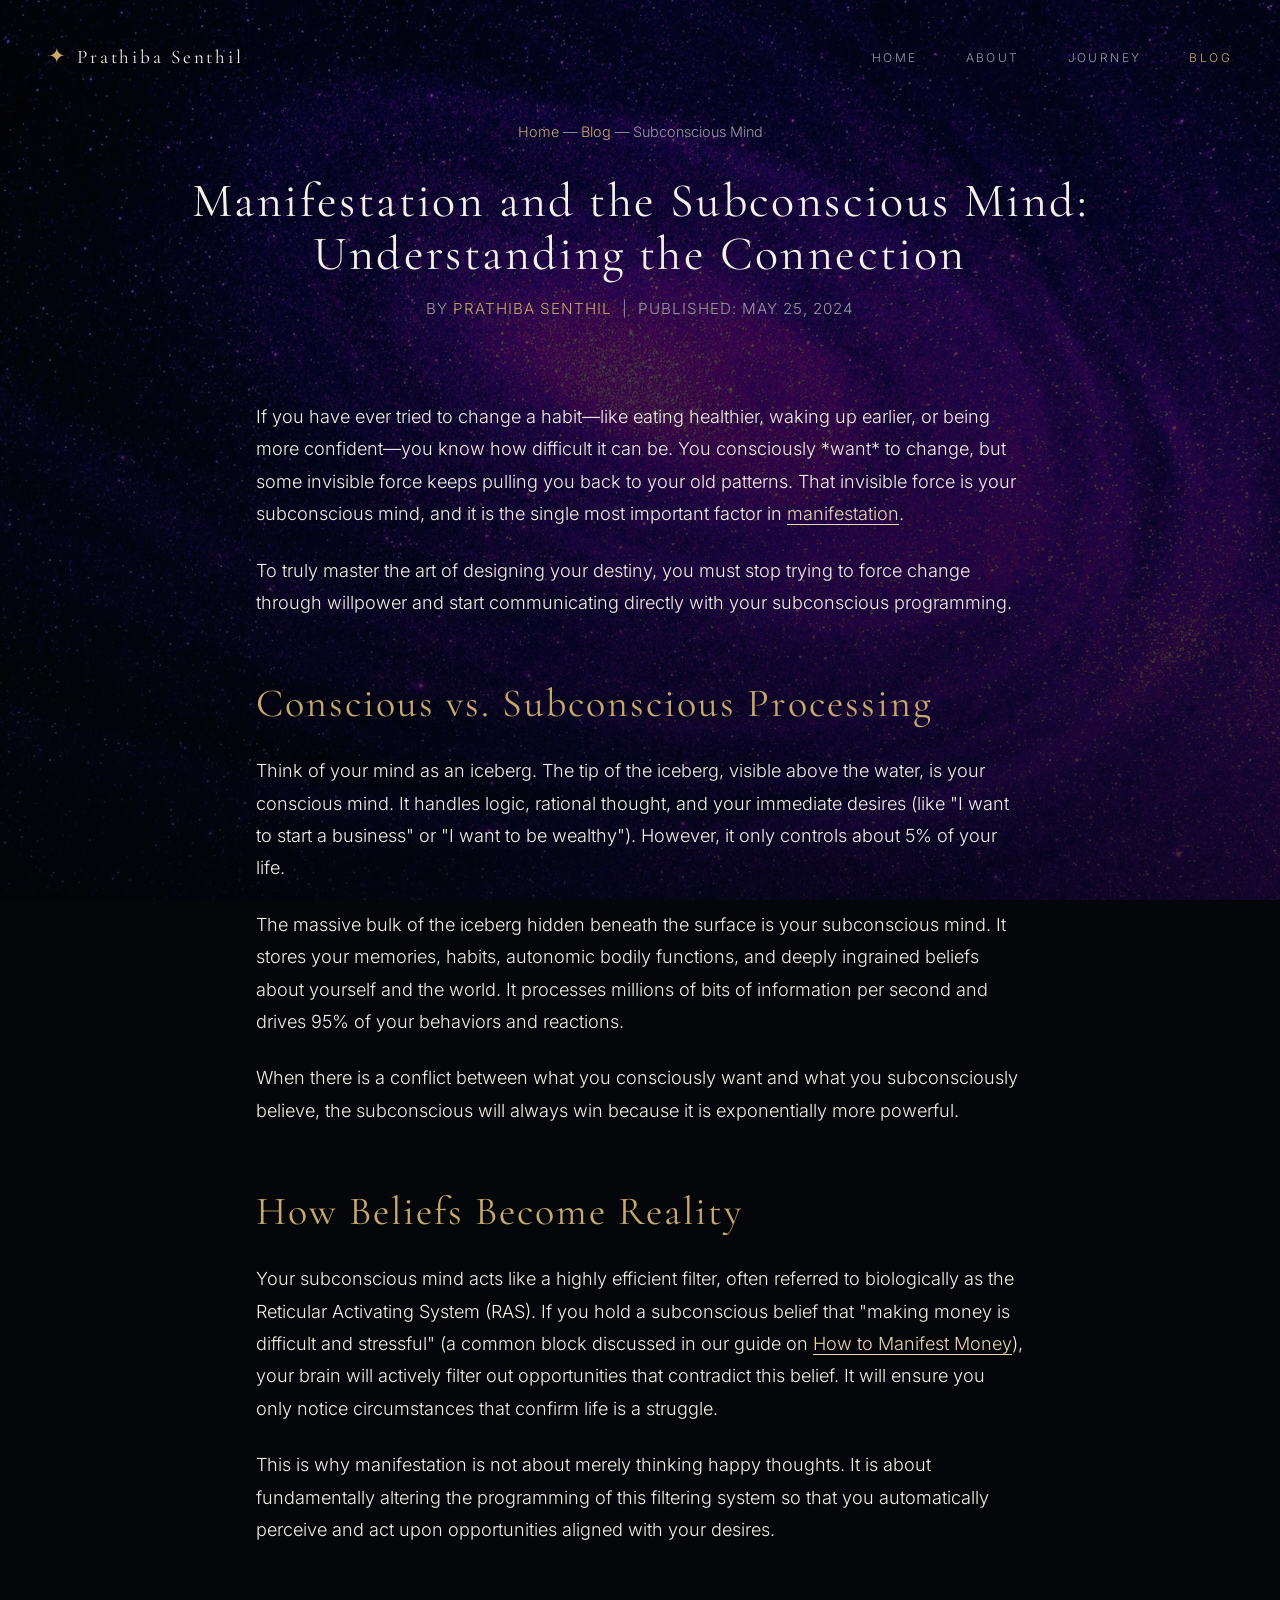
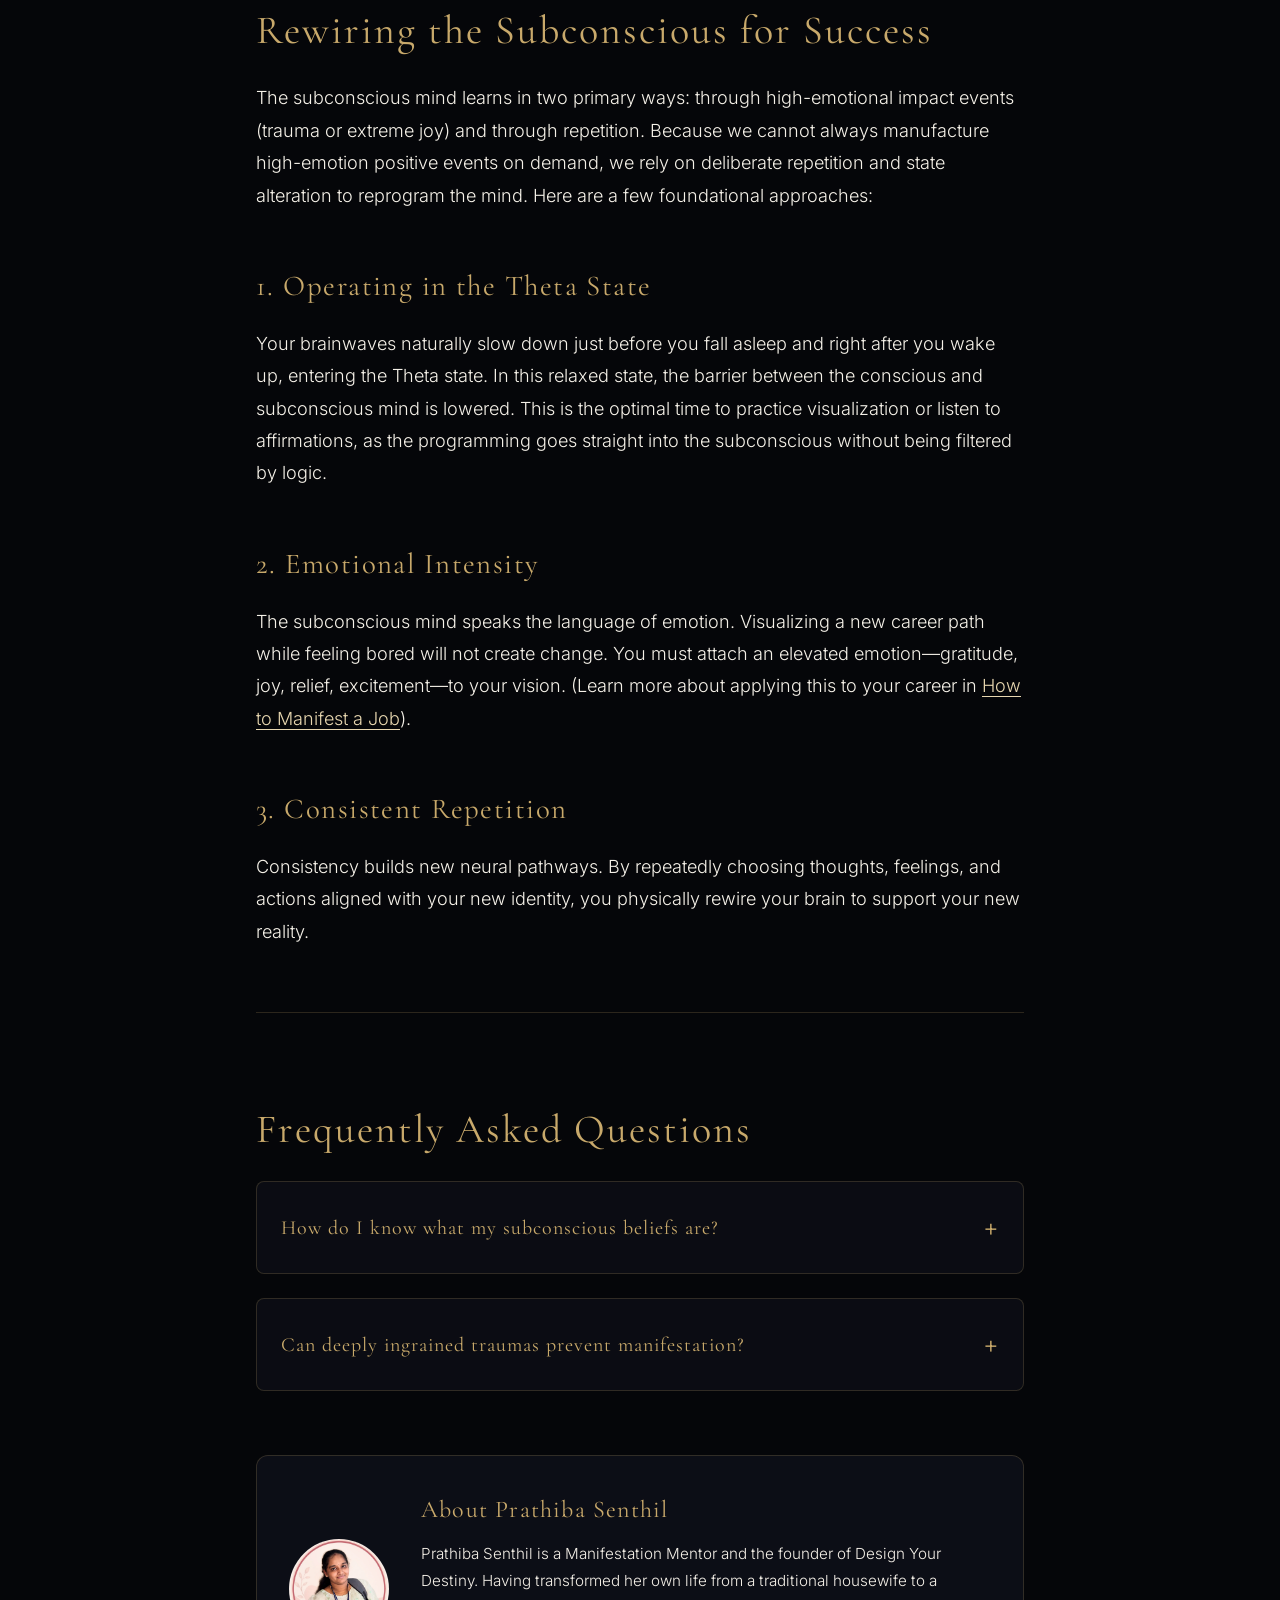
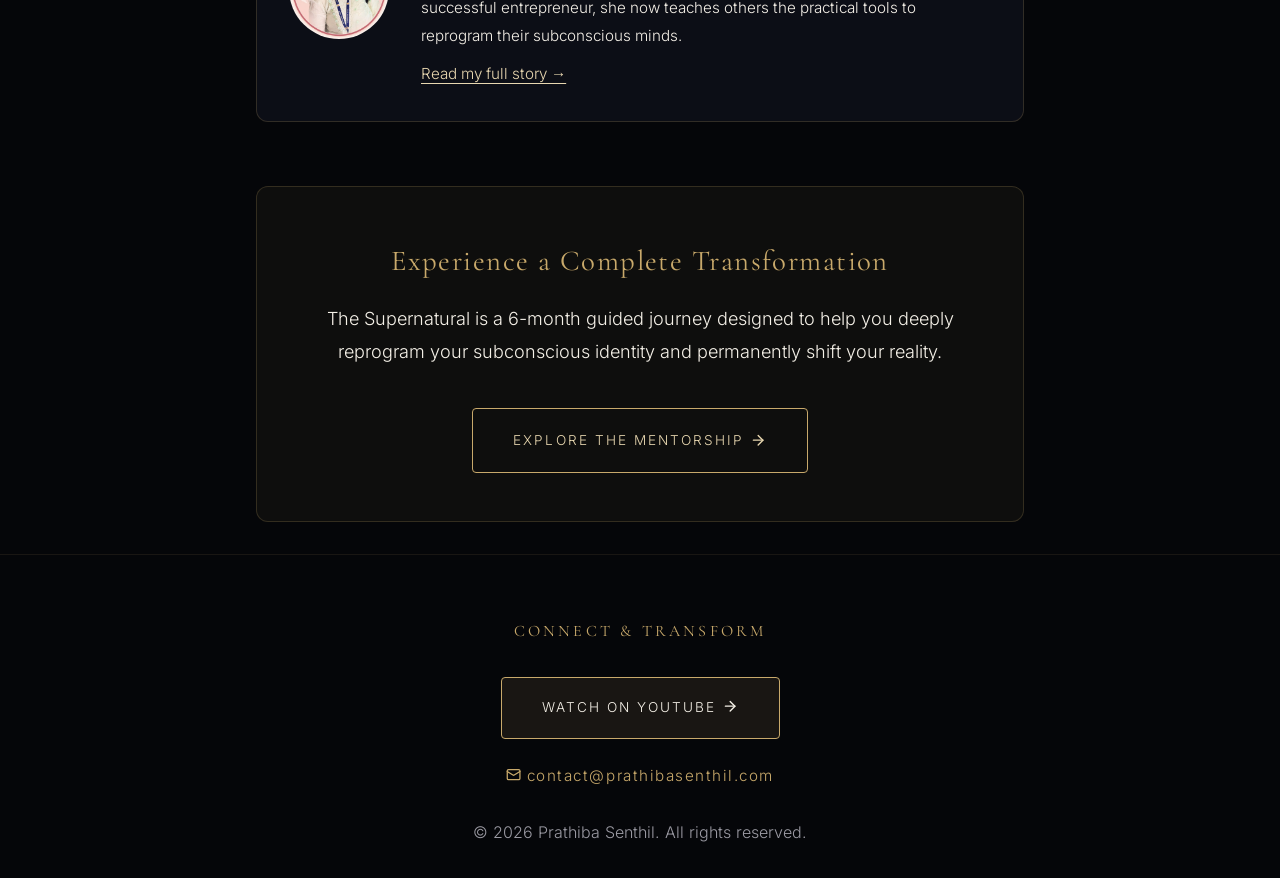
<file: blog/manifestation-and-subconscious-mind.html>
<!DOCTYPE html>
<html lang="en">
<head>
    <meta charset="UTF-8">
    <meta name="viewport" content="width=device-width, initial-scale=1.0">
    <title>Manifestation and the Subconscious Mind | Design Your Destiny</title>
    
    <meta name="description" content="Explore the deep connection between your subconscious mind and your reality. Learn why reprogramming your core beliefs is the key to manifestation.">
    <link rel="canonical" href="https://prathibasenthil.com/blog/manifestation-and-subconscious-mind">
    
    <meta property="og:type" content="article">
    <meta property="og:url" content="https://prathibasenthil.com/blog/manifestation-and-subconscious-mind">
    <meta property="og:title" content="Manifestation and the Subconscious Mind">
    <meta property="og:description" content="Explore the deep connection between your subconscious mind and your reality. Learn why reprogramming your core beliefs is the key to manifestation.">
    <meta property="og:image" content="https://prathibasenthil.com/img/super-natural-Manifestation-by-prathiba-senthil.webp">
    
    <meta name="twitter:card" content="summary_large_image">
    <meta name="twitter:title" content="Manifestation and the Subconscious Mind">
    <meta name="twitter:description" content="Explore the deep connection between your subconscious mind and your reality. Learn why reprogramming your core beliefs is the key to manifestation.">
    <meta name="twitter:image" content="https://prathibasenthil.com/img/super-natural-Manifestation-by-prathiba-senthil.webp">
    
    <link rel="icon" type="image/svg+xml" href="/img/favicon.svg">
    
    <link rel="stylesheet" href="/css/style.min.css">
    
    <style>
        .article-content {
            max-width: 800px;
            margin: 0 auto;
            text-align: left;
            font-size: 1.125rem;
            line-height: 1.8;
            color: var(--color-warm-ivory);
            padding: 2rem 1rem;
        }
        .article-content h2, .article-content h3 {
            color: var(--color-champagne-gold);
            margin-top: 3rem;
            margin-bottom: 1rem;
            font-family: 'Cormorant Garamond', serif;
        }
        .article-content h2 { font-size: 2.5rem; }
        .article-content h3 { font-size: 1.8rem; }
        .article-content p { margin-bottom: 1.5rem; }
        .article-content a { color: var(--color-soft-gold); text-decoration: underline; text-underline-offset: 4px; }
        .article-content a:hover { color: var(--color-champagne-gold); }
        .article-meta {
            text-align: center;
            margin-bottom: 3rem;
            color: var(--color-muted-text);
            font-size: 0.95rem;
            text-transform: uppercase;
            letter-spacing: 1px;
        }
        .breadcrumb {
            text-align: center;
            margin-bottom: 2rem;
            color: var(--color-muted-text);
            font-size: 0.9rem;
        }
        .breadcrumb a {
            color: var(--color-champagne-gold);
            text-decoration: none;
        }
        .faq-section {
            margin-top: 4rem;
            padding-top: 2rem;
            border-top: 1px solid rgba(200, 169, 107, 0.2);
        }
    </style>
    
    <script type="application/ld+json">
    {
      "@context": "https://schema.org",
      "@type": "Article",
      "mainEntityOfPage": {
        "@type": "WebPage",
        "@id": "https://prathibasenthil.com/blog/manifestation-and-subconscious-mind"
      },
      "headline": "Manifestation and the Subconscious Mind: Understanding the Connection",
      "description": "Explore the deep connection between your subconscious mind and your reality. Learn why reprogramming your core beliefs is the key to manifestation.",
      "image": "https://prathibasenthil.com/img/super-natural-Manifestation-by-prathiba-senthil.webp",
      "author": {
        "@type": "Person",
        "name": "Prathiba Senthil",
        "url": "https://prathibasenthil.com/about"
      },
      "publisher": {
        "@type": "Organization",
        "name": "Design Your Destiny",
        "logo": {
          "@type": "ImageObject",
          "url": "https://prathibasenthil.com/img/favicon.svg"
        }
      },
      "datePublished": "2024-05-25T08:00:00+00:00",
      "dateModified": "2024-05-25T08:00:00+00:00"
    }
    </script>
    <script type="application/ld+json">
    {
      "@context": "https://schema.org",
      "@type": "BreadcrumbList",
      "itemListElement": [{
        "@type": "ListItem",
        "position": 1,
        "name": "Home",
        "item": "https://prathibasenthil.com/"
      },{
        "@type": "ListItem",
        "position": 2,
        "name": "Blog",
        "item": "https://prathibasenthil.com/blog"
      },{
        "@type": "ListItem",
        "position": 3,
        "name": "Subconscious Mind"
      }]
    }
    </script>
</head>
<body>
    <div class="cosmic-bg"></div>
    <div class="stars"></div>

    <header>
        <a href="/" class="logo">
            <span class="logo-star">✦</span>
            <span class="logo-text" data-config="brand.name">DESIGN YOUR DESTINY</span>
        </a>
        <nav>
            <ul>
                <li><a href="/" class="nav-link">HOME</a></li>
                <li><a href="/about" class="nav-link">ABOUT</a></li>
                <li><a href="/courses" class="nav-link">JOURNEY</a></li>
                <li><a href="/blog" class="nav-link active">BLOG</a></li>
            </ul>
        </nav>
    </header>

    <main id="app-content">
        <article class="container" style="padding-top: 120px;">
            <div class="breadcrumb">
                <a href="/">Home</a> &mdash; <a href="/blog">Blog</a> &mdash; Subconscious Mind
            </div>
            
            <h1 class="heading-hero text-center" style="font-size: 3rem; margin-bottom: 1rem;">Manifestation and the Subconscious Mind: Understanding the Connection</h1>
            
            <div class="article-meta">
                By <a href="/about" style="color: var(--color-champagne-gold); text-decoration: none;">Prathiba Senthil</a> &nbsp;|&nbsp; Published: May 25, 2024
            </div>

            <div class="article-content">
                <p>If you have ever tried to change a habit—like eating healthier, waking up earlier, or being more confident—you know how difficult it can be. You consciously *want* to change, but some invisible force keeps pulling you back to your old patterns. That invisible force is your subconscious mind, and it is the single most important factor in <a href="/blog/what-is-manifestation">manifestation</a>.</p>

                <p>To truly master the art of designing your destiny, you must stop trying to force change through willpower and start communicating directly with your subconscious programming.</p>

                <h2>Conscious vs. Subconscious Processing</h2>
                <p>Think of your mind as an iceberg. The tip of the iceberg, visible above the water, is your conscious mind. It handles logic, rational thought, and your immediate desires (like "I want to start a business" or "I want to be wealthy"). However, it only controls about 5% of your life.</p>
                <p>The massive bulk of the iceberg hidden beneath the surface is your subconscious mind. It stores your memories, habits, autonomic bodily functions, and deeply ingrained beliefs about yourself and the world. It processes millions of bits of information per second and drives 95% of your behaviors and reactions.</p>
                <p>When there is a conflict between what you consciously want and what you subconsciously believe, the subconscious will always win because it is exponentially more powerful.</p>

                <h2>How Beliefs Become Reality</h2>
                <p>Your subconscious mind acts like a highly efficient filter, often referred to biologically as the Reticular Activating System (RAS). If you hold a subconscious belief that "making money is difficult and stressful" (a common block discussed in our guide on <a href="/blog/how-to-manifest-money">How to Manifest Money</a>), your brain will actively filter out opportunities that contradict this belief. It will ensure you only notice circumstances that confirm life is a struggle.</p>
                <p>This is why manifestation is not about merely thinking happy thoughts. It is about fundamentally altering the programming of this filtering system so that you automatically perceive and act upon opportunities aligned with your desires.</p>

                <h2>Rewiring the Subconscious for Success</h2>
                <p>The subconscious mind learns in two primary ways: through high-emotional impact events (trauma or extreme joy) and through repetition. Because we cannot always manufacture high-emotion positive events on demand, we rely on deliberate repetition and state alteration to reprogram the mind. Here are a few foundational approaches:</p>

                <h3>1. Operating in the Theta State</h3>
                <p>Your brainwaves naturally slow down just before you fall asleep and right after you wake up, entering the Theta state. In this relaxed state, the barrier between the conscious and subconscious mind is lowered. This is the optimal time to practice visualization or listen to affirmations, as the programming goes straight into the subconscious without being filtered by logic.</p>

                <h3>2. Emotional Intensity</h3>
                <p>The subconscious mind speaks the language of emotion. Visualizing a new career path while feeling bored will not create change. You must attach an elevated emotion—gratitude, joy, relief, excitement—to your vision. (Learn more about applying this to your career in <a href="/blog/how-to-manifest-a-job">How to Manifest a Job</a>).</p>

                <h3>3. Consistent Repetition</h3>
                <p>Consistency builds new neural pathways. By repeatedly choosing thoughts, feelings, and actions aligned with your new identity, you physically rewire your brain to support your new reality.</p>

                <div class="faq-section">
                    <h2>Frequently Asked Questions</h2>
                    
                    <details class="faq-item">
                        <summary><h4>How do I know what my subconscious beliefs are?</h4></summary>
                        <div class="faq-content">
                            <p>Look at your current reality. Your life is a perfect mirror of your subconscious programming. If you constantly struggle with relationships, you likely hold a subconscious belief about unworthiness or fear of abandonment. If you struggle financially, you have a scarcity program running.</p>
                        </div>
                    </details>
                    
                    <details class="faq-item">
                        <summary><h4>Can deeply ingrained traumas prevent manifestation?</h4></summary>
                        <div class="faq-content">
                            <p>Trauma creates highly protective subconscious patterns. While they can act as blocks, they can absolutely be rewired with patience, proper therapeutic tools, and dedicated mindset work. Healing and manifestation are deeply connected.</p>
                        </div>
                    </details>
                </div>

                <div class="author-box">
                    <div class="author-image desktop-only"></div>
                    <div>
                        <h4 style="color: var(--color-champagne-gold); margin-bottom: 0.5rem; font-family: 'Cormorant Garamond', serif; font-size: 1.5rem;">About Prathiba Senthil</h4>
                        <div class="author-image mobile-only" style="margin: 1rem auto;"></div>
                        <p style="margin-bottom: 0.5rem; font-size: 0.95rem;">Prathiba Senthil is a Manifestation Mentor and the founder of Design Your Destiny. Having transformed her own life from a traditional housewife to a successful entrepreneur, she now teaches others the practical tools to reprogram their subconscious minds.</p>
                        <a href="/about" style="font-size: 0.95rem;">Read my full story &rarr;</a>
                    </div>
                </div>
                
                <div style="text-align: center; margin-top: 4rem; padding: 3rem; background: rgba(200, 169, 107, 0.05); border-radius: 12px; border: 1px solid rgba(200, 169, 107, 0.2);">
                    <h3 style="margin-top: 0;">Experience a Complete Transformation</h3>
                    <p>The Supernatural is a 6-month guided journey designed to help you deeply reprogram your subconscious identity and permanently shift your reality.</p>
                    <a href="/courses/the-supernatural" class="btn btn-primary" style="margin-top: 1rem; text-decoration: none; display: inline-block;">EXPLORE THE MENTORSHIP <i data-lucide="arrow-right"></i></a>
                </div>
            </div>
        </article>
    </main>

    <footer class="site-footer fade-up">
        <div class="container text-center">
            <h3 class="hero-subtitle">CONNECT & TRANSFORM</h3>
            <div class="social-links">
                <a href="#" data-config-href="socials.youtube" target="_blank" class="btn btn-primary" style="background: rgba(200, 169, 107, 0.1);">WATCH ON YOUTUBE <i data-lucide="arrow-right"></i></a>
            </div>
            <p style="margin-top: 1.5rem;"><a href="mailto:contact@prathibasenthil.com" style="color: var(--color-champagne-gold); text-decoration: none; font-size: 0.95rem; letter-spacing: 0.1em;"><i data-lucide="mail" class="icon-sm"></i> contact@prathibasenthil.com</a></p>
            <p class="text-muted mt-2">&copy; <span data-config="brand.established">2026</span> <span data-config="brand.name">Prathiba Senthil</span>. All rights reserved.</p>
        </div>
    </footer>

    <script src="/js/config.js" defer></script>
    <script src="/js/lucide.min.js" defer></script>
    <script src="/js/main.js" defer></script>
    <script src="/js/animations.js" defer></script>
    <script defer>
        document.addEventListener('DOMContentLoaded', () => {
            if (typeof lucide !== 'undefined') lucide.createIcons();
        });
    </script>
</body>
</html>
</file>
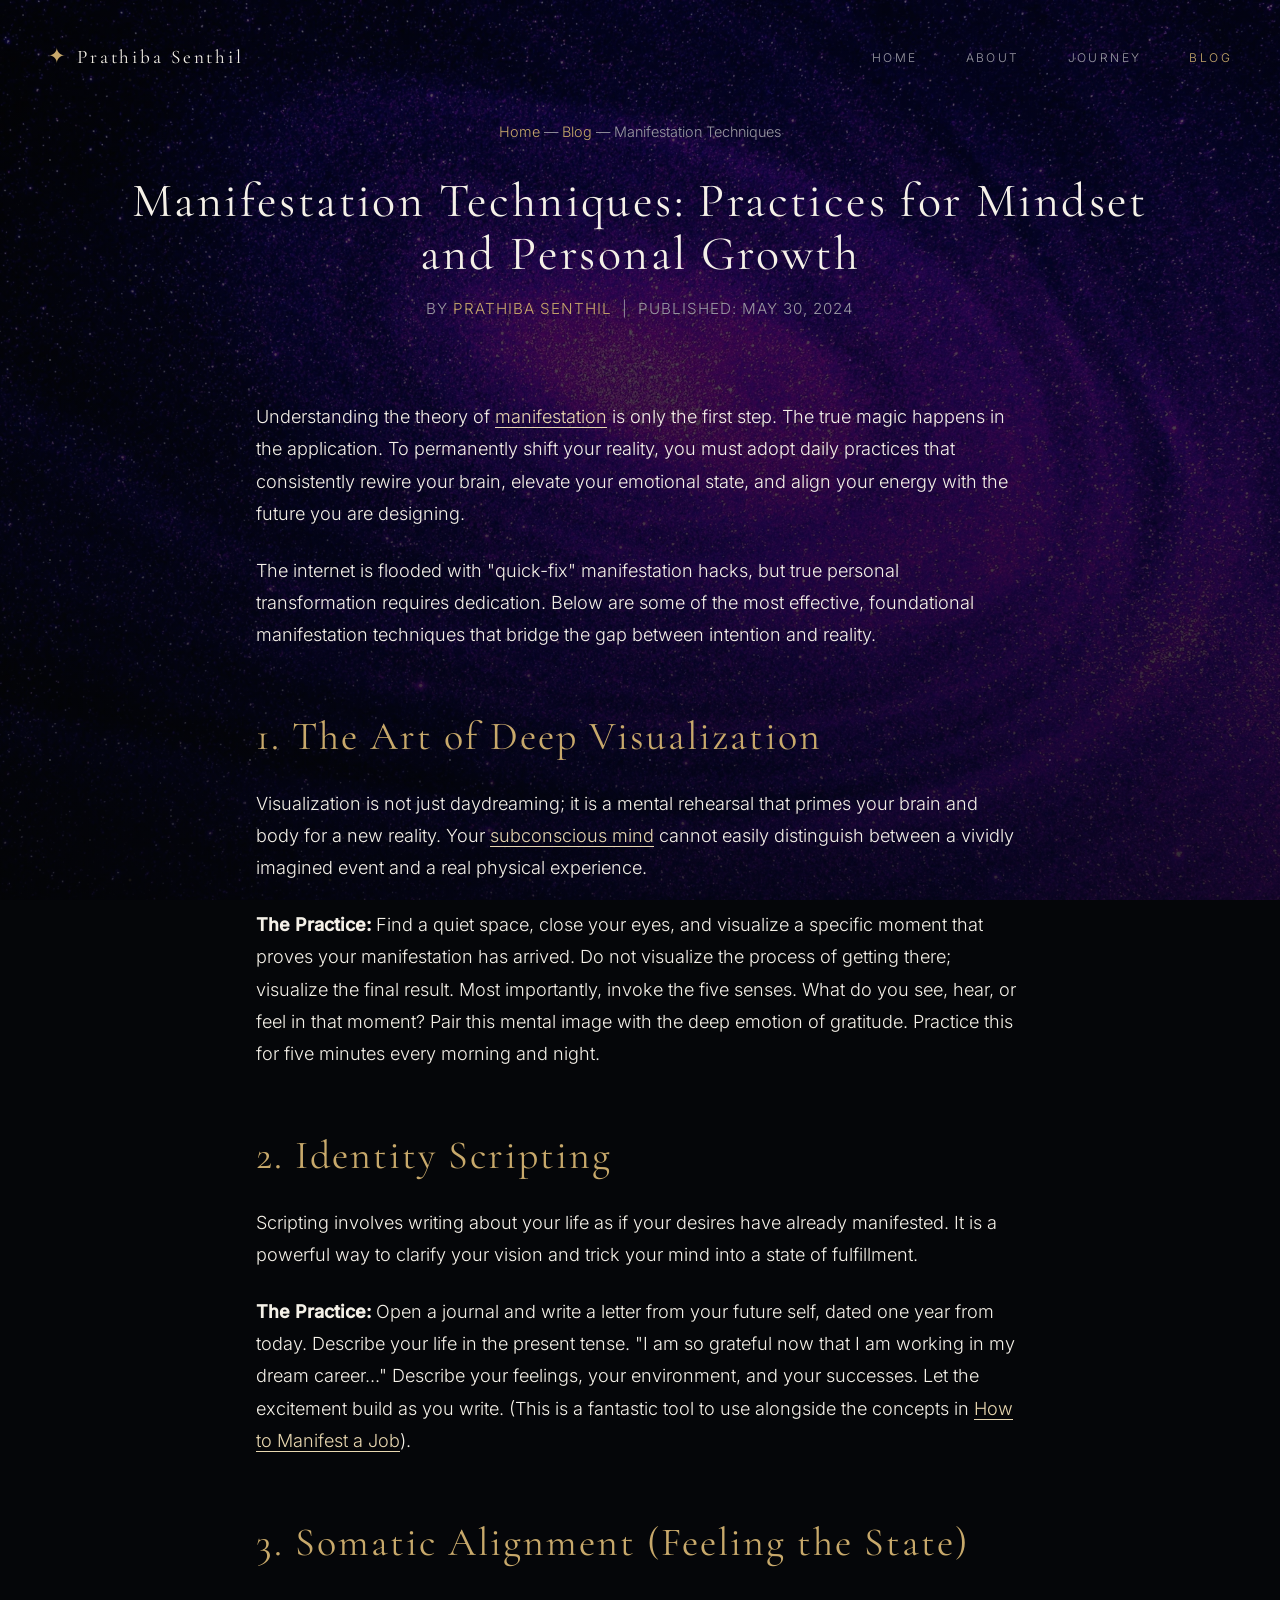
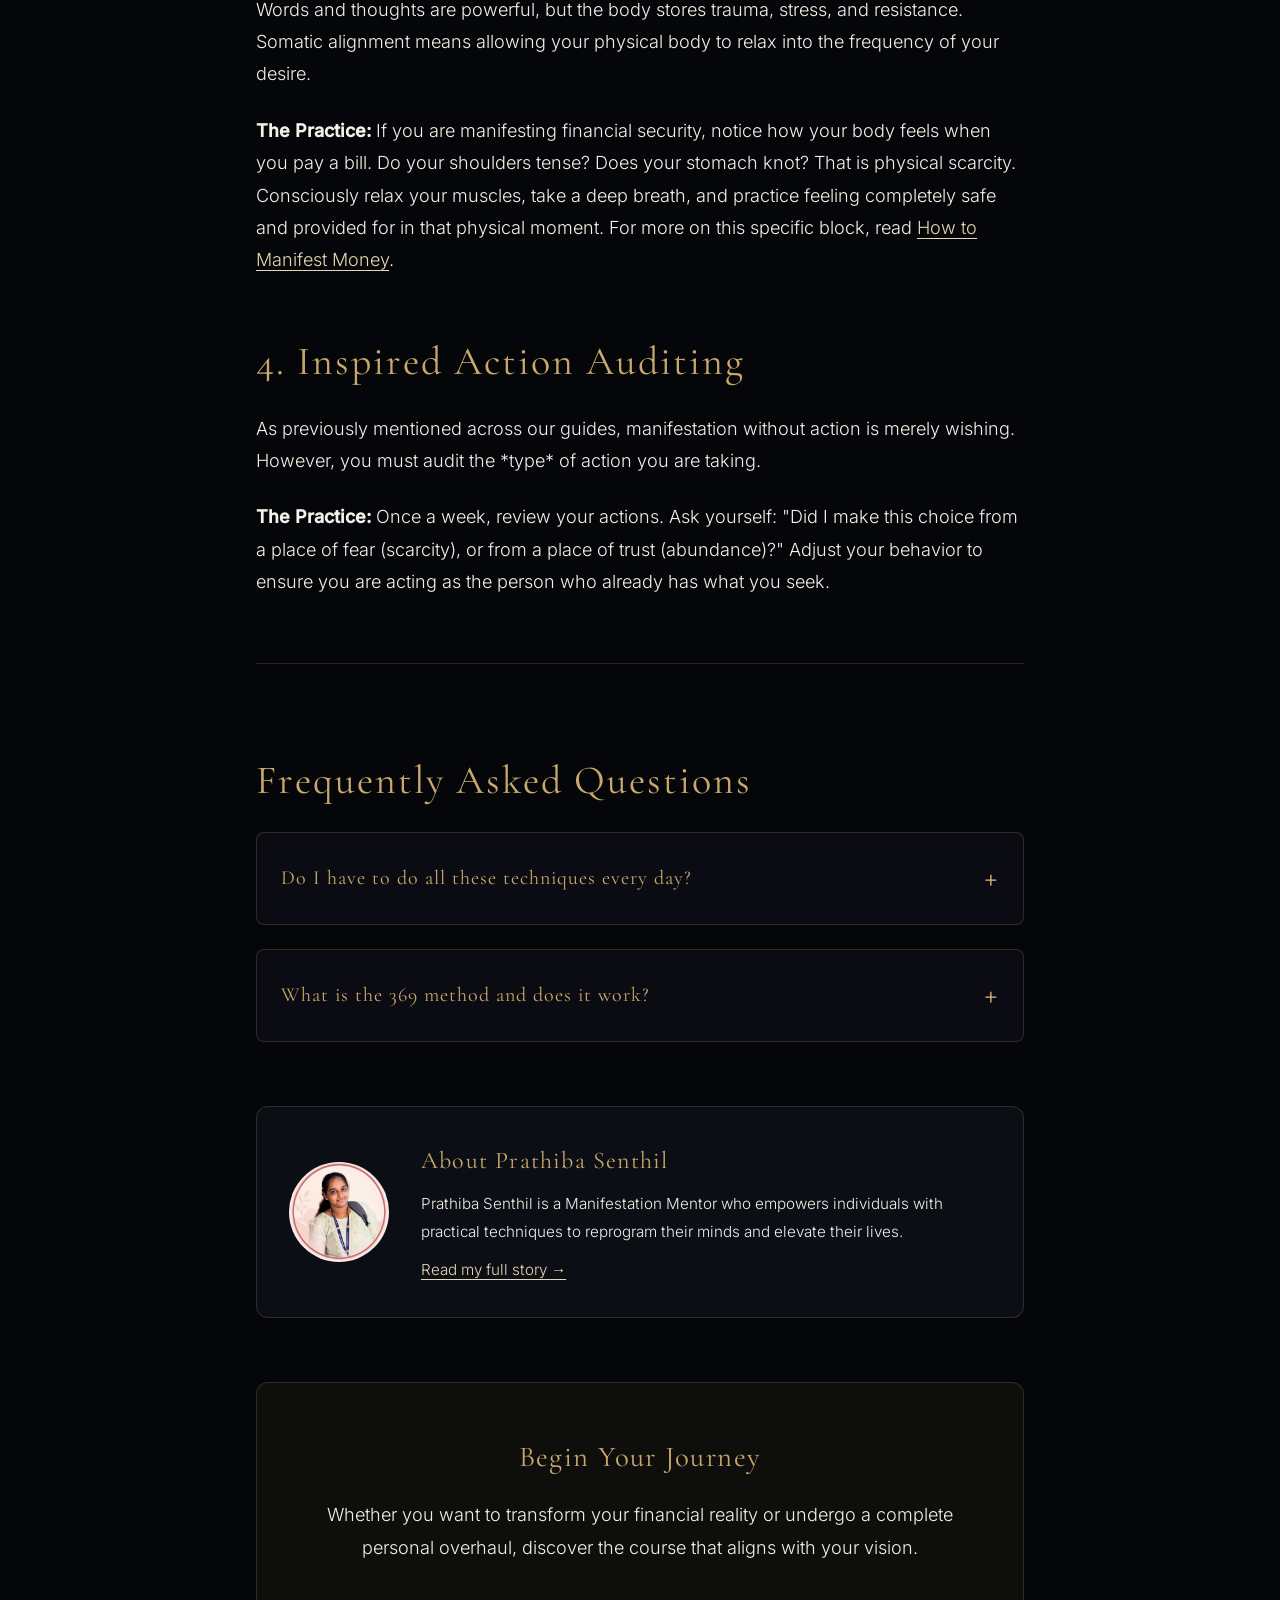
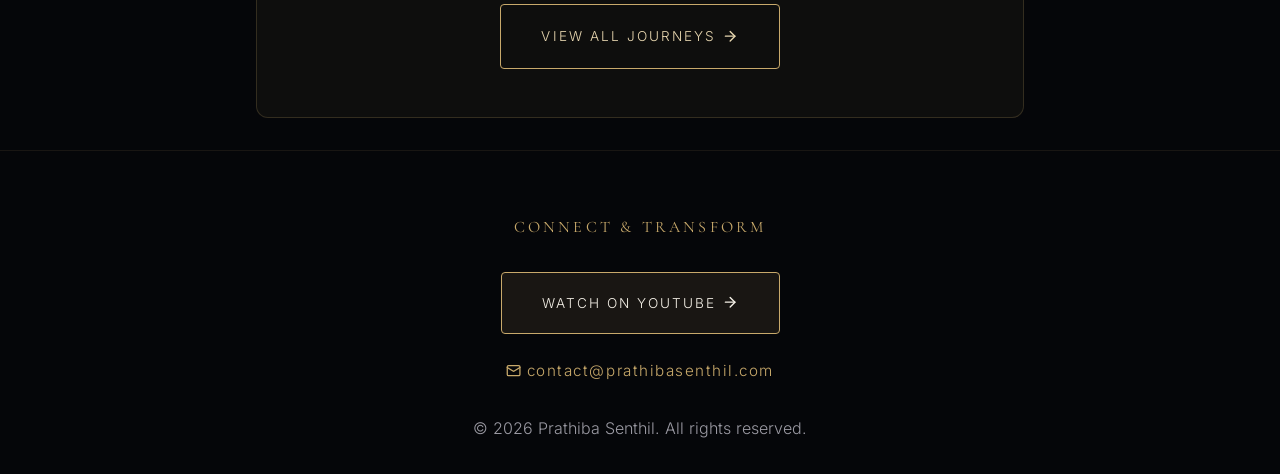
<file: blog/manifestation-techniques.html>
<!DOCTYPE html>
<html lang="en">
<head>
    <meta charset="UTF-8">
    <meta name="viewport" content="width=device-width, initial-scale=1.0">
    <title>Manifestation Techniques: Practices for Mindset and Growth | Design Your Destiny</title>
    
    <meta name="description" content="Discover powerful, practical manifestation techniques to elevate your mindset, overcome limiting beliefs, and align with your desired reality.">
    <link rel="canonical" href="https://prathibasenthil.com/blog/manifestation-techniques">
    
    <meta property="og:type" content="article">
    <meta property="og:url" content="https://prathibasenthil.com/blog/manifestation-techniques">
    <meta property="og:title" content="Manifestation Techniques: Practices for Mindset and Growth">
    <meta property="og:description" content="Discover powerful, practical manifestation techniques to elevate your mindset, overcome limiting beliefs, and align with your desired reality.">
    <meta property="og:image" content="https://prathibasenthil.com/img/super-natural-Manifestation-by-prathiba-senthil.webp">
    
    <meta name="twitter:card" content="summary_large_image">
    <meta name="twitter:title" content="Manifestation Techniques: Practices for Mindset and Growth">
    <meta name="twitter:description" content="Discover powerful, practical manifestation techniques to elevate your mindset, overcome limiting beliefs, and align with your desired reality.">
    <meta name="twitter:image" content="https://prathibasenthil.com/img/super-natural-Manifestation-by-prathiba-senthil.webp">
    
    <link rel="icon" type="image/svg+xml" href="/img/favicon.svg">
    
    <link rel="stylesheet" href="/css/style.min.css">
    
    <style>
        .article-content {
            max-width: 800px;
            margin: 0 auto;
            text-align: left;
            font-size: 1.125rem;
            line-height: 1.8;
            color: var(--color-warm-ivory);
            padding: 2rem 1rem;
        }
        .article-content h2, .article-content h3 {
            color: var(--color-champagne-gold);
            margin-top: 3rem;
            margin-bottom: 1rem;
            font-family: 'Cormorant Garamond', serif;
        }
        .article-content h2 { font-size: 2.5rem; }
        .article-content h3 { font-size: 1.8rem; }
        .article-content p { margin-bottom: 1.5rem; }
        .article-content a { color: var(--color-soft-gold); text-decoration: underline; text-underline-offset: 4px; }
        .article-content a:hover { color: var(--color-champagne-gold); }
        .article-meta {
            text-align: center;
            margin-bottom: 3rem;
            color: var(--color-muted-text);
            font-size: 0.95rem;
            text-transform: uppercase;
            letter-spacing: 1px;
        }
        .breadcrumb {
            text-align: center;
            margin-bottom: 2rem;
            color: var(--color-muted-text);
            font-size: 0.9rem;
        }
        .breadcrumb a {
            color: var(--color-champagne-gold);
            text-decoration: none;
        }
        .faq-section {
            margin-top: 4rem;
            padding-top: 2rem;
            border-top: 1px solid rgba(200, 169, 107, 0.2);
        }
    </style>
    
    <script type="application/ld+json">
    {
      "@context": "https://schema.org",
      "@type": "Article",
      "mainEntityOfPage": {
        "@type": "WebPage",
        "@id": "https://prathibasenthil.com/blog/manifestation-techniques"
      },
      "headline": "Manifestation Techniques: Practices for Mindset and Growth",
      "description": "Discover powerful, practical manifestation techniques to elevate your mindset, overcome limiting beliefs, and align with your desired reality.",
      "image": "https://prathibasenthil.com/img/super-natural-Manifestation-by-prathiba-senthil.webp",
      "author": {
        "@type": "Person",
        "name": "Prathiba Senthil",
        "url": "https://prathibasenthil.com/about"
      },
      "publisher": {
        "@type": "Organization",
        "name": "Design Your Destiny",
        "logo": {
          "@type": "ImageObject",
          "url": "https://prathibasenthil.com/img/favicon.svg"
        }
      },
      "datePublished": "2024-05-30T08:00:00+00:00",
      "dateModified": "2024-05-30T08:00:00+00:00"
    }
    </script>
    <script type="application/ld+json">
    {
      "@context": "https://schema.org",
      "@type": "BreadcrumbList",
      "itemListElement": [{
        "@type": "ListItem",
        "position": 1,
        "name": "Home",
        "item": "https://prathibasenthil.com/"
      },{
        "@type": "ListItem",
        "position": 2,
        "name": "Blog",
        "item": "https://prathibasenthil.com/blog"
      },{
        "@type": "ListItem",
        "position": 3,
        "name": "Manifestation Techniques"
      }]
    }
    </script>
</head>
<body>
    <div class="cosmic-bg"></div>
    <div class="stars"></div>

    <header>
        <a href="/" class="logo">
            <span class="logo-star">✦</span>
            <span class="logo-text" data-config="brand.name">DESIGN YOUR DESTINY</span>
        </a>
        <nav>
            <ul>
                <li><a href="/" class="nav-link">HOME</a></li>
                <li><a href="/about" class="nav-link">ABOUT</a></li>
                <li><a href="/courses" class="nav-link">JOURNEY</a></li>
                <li><a href="/blog" class="nav-link active">BLOG</a></li>
            </ul>
        </nav>
    </header>

    <main id="app-content">
        <article class="container" style="padding-top: 120px;">
            <div class="breadcrumb">
                <a href="/">Home</a> &mdash; <a href="/blog">Blog</a> &mdash; Manifestation Techniques
            </div>
            
            <h1 class="heading-hero text-center" style="font-size: 3rem; margin-bottom: 1rem;">Manifestation Techniques: Practices for Mindset and Personal Growth</h1>
            
            <div class="article-meta">
                By <a href="/about" style="color: var(--color-champagne-gold); text-decoration: none;">Prathiba Senthil</a> &nbsp;|&nbsp; Published: May 30, 2024
            </div>

            <div class="article-content">
                <p>Understanding the theory of <a href="/blog/what-is-manifestation">manifestation</a> is only the first step. The true magic happens in the application. To permanently shift your reality, you must adopt daily practices that consistently rewire your brain, elevate your emotional state, and align your energy with the future you are designing.</p>

                <p>The internet is flooded with "quick-fix" manifestation hacks, but true personal transformation requires dedication. Below are some of the most effective, foundational manifestation techniques that bridge the gap between intention and reality.</p>

                <h2>1. The Art of Deep Visualization</h2>
                <p>Visualization is not just daydreaming; it is a mental rehearsal that primes your brain and body for a new reality. Your <a href="/blog/manifestation-and-subconscious-mind">subconscious mind</a> cannot easily distinguish between a vividly imagined event and a real physical experience.</p>
                <p><strong>The Practice:</strong> Find a quiet space, close your eyes, and visualize a specific moment that proves your manifestation has arrived. Do not visualize the process of getting there; visualize the final result. Most importantly, invoke the five senses. What do you see, hear, or feel in that moment? Pair this mental image with the deep emotion of gratitude. Practice this for five minutes every morning and night.</p>

                <h2>2. Identity Scripting</h2>
                <p>Scripting involves writing about your life as if your desires have already manifested. It is a powerful way to clarify your vision and trick your mind into a state of fulfillment.</p>
                <p><strong>The Practice:</strong> Open a journal and write a letter from your future self, dated one year from today. Describe your life in the present tense. "I am so grateful now that I am working in my dream career..." Describe your feelings, your environment, and your successes. Let the excitement build as you write. (This is a fantastic tool to use alongside the concepts in <a href="/blog/how-to-manifest-a-job">How to Manifest a Job</a>).</p>

                <h2>3. Somatic Alignment (Feeling the State)</h2>
                <p>Words and thoughts are powerful, but the body stores trauma, stress, and resistance. Somatic alignment means allowing your physical body to relax into the frequency of your desire.</p>
                <p><strong>The Practice:</strong> If you are manifesting financial security, notice how your body feels when you pay a bill. Do your shoulders tense? Does your stomach knot? That is physical scarcity. Consciously relax your muscles, take a deep breath, and practice feeling completely safe and provided for in that physical moment. For more on this specific block, read <a href="/blog/how-to-manifest-money">How to Manifest Money</a>.</p>

                <h2>4. Inspired Action Auditing</h2>
                <p>As previously mentioned across our guides, manifestation without action is merely wishing. However, you must audit the *type* of action you are taking.</p>
                <p><strong>The Practice:</strong> Once a week, review your actions. Ask yourself: "Did I make this choice from a place of fear (scarcity), or from a place of trust (abundance)?" Adjust your behavior to ensure you are acting as the person who already has what you seek.</p>

                <div class="faq-section">
                    <h2>Frequently Asked Questions</h2>
                    
                    <details class="faq-item">
                        <summary><h4>Do I have to do all these techniques every day?</h4></summary>
                        <div class="faq-content">
                            <p>No. It is better to choose one or two techniques and practice them consistently with high emotional intensity than to do all of them mechanically. The goal is to change your state of being, not to check boxes on a to-do list.</p>
                        </div>
                    </details>
                    
                    <details class="faq-item">
                        <summary><h4>What is the 369 method and does it work?</h4></summary>
                        <div class="faq-content">
                            <p>The 369 method (writing your desire 3 times in the morning, 6 times in the afternoon, and 9 times at night) is a popular focusing tool. It works because it forces consistent repetition and focus, keeping your intention top-of-mind. However, without the corresponding elevated emotion and action, writing alone is insufficient.</p>
                        </div>
                    </details>
                </div>

                <div class="author-box">
                    <div class="author-image desktop-only"></div>
                    <div>
                        <h4 style="color: var(--color-champagne-gold); margin-bottom: 0.5rem; font-family: 'Cormorant Garamond', serif; font-size: 1.5rem;">About Prathiba Senthil</h4>
                        <div class="author-image mobile-only" style="margin: 1rem auto;"></div>
                        <p style="margin-bottom: 0.5rem; font-size: 0.95rem;">Prathiba Senthil is a Manifestation Mentor who empowers individuals with practical techniques to reprogram their minds and elevate their lives.</p>
                        <a href="/about" style="font-size: 0.95rem;">Read my full story &rarr;</a>
                    </div>
                </div>
                
                <div style="text-align: center; margin-top: 4rem; padding: 3rem; background: rgba(200, 169, 107, 0.05); border-radius: 12px; border: 1px solid rgba(200, 169, 107, 0.2);">
                    <h3 style="margin-top: 0;">Begin Your Journey</h3>
                    <p>Whether you want to transform your financial reality or undergo a complete personal overhaul, discover the course that aligns with your vision.</p>
                    <a href="/courses" class="btn btn-primary" style="margin-top: 1rem; text-decoration: none; display: inline-block;">VIEW ALL JOURNEYS <i data-lucide="arrow-right"></i></a>
                </div>
            </div>
        </article>
    </main>

    <footer class="site-footer fade-up">
        <div class="container text-center">
            <h3 class="hero-subtitle">CONNECT & TRANSFORM</h3>
            <div class="social-links">
                <a href="#" data-config-href="socials.youtube" target="_blank" class="btn btn-primary" style="background: rgba(200, 169, 107, 0.1);">WATCH ON YOUTUBE <i data-lucide="arrow-right"></i></a>
            </div>
            <p style="margin-top: 1.5rem;"><a href="mailto:contact@prathibasenthil.com" style="color: var(--color-champagne-gold); text-decoration: none; font-size: 0.95rem; letter-spacing: 0.1em;"><i data-lucide="mail" class="icon-sm"></i> contact@prathibasenthil.com</a></p>
            <p class="text-muted mt-2">&copy; <span data-config="brand.established">2026</span> <span data-config="brand.name">Prathiba Senthil</span>. All rights reserved.</p>
        </div>
    </footer>

    <script src="/js/config.js" defer></script>
    <script src="/js/lucide.min.js" defer></script>
    <script src="/js/main.js" defer></script>
    <script src="/js/animations.js" defer></script>
    <script defer>
        document.addEventListener('DOMContentLoaded', () => {
            if (typeof lucide !== 'undefined') lucide.createIcons();
        });
    </script>
</body>
</html>
</file>
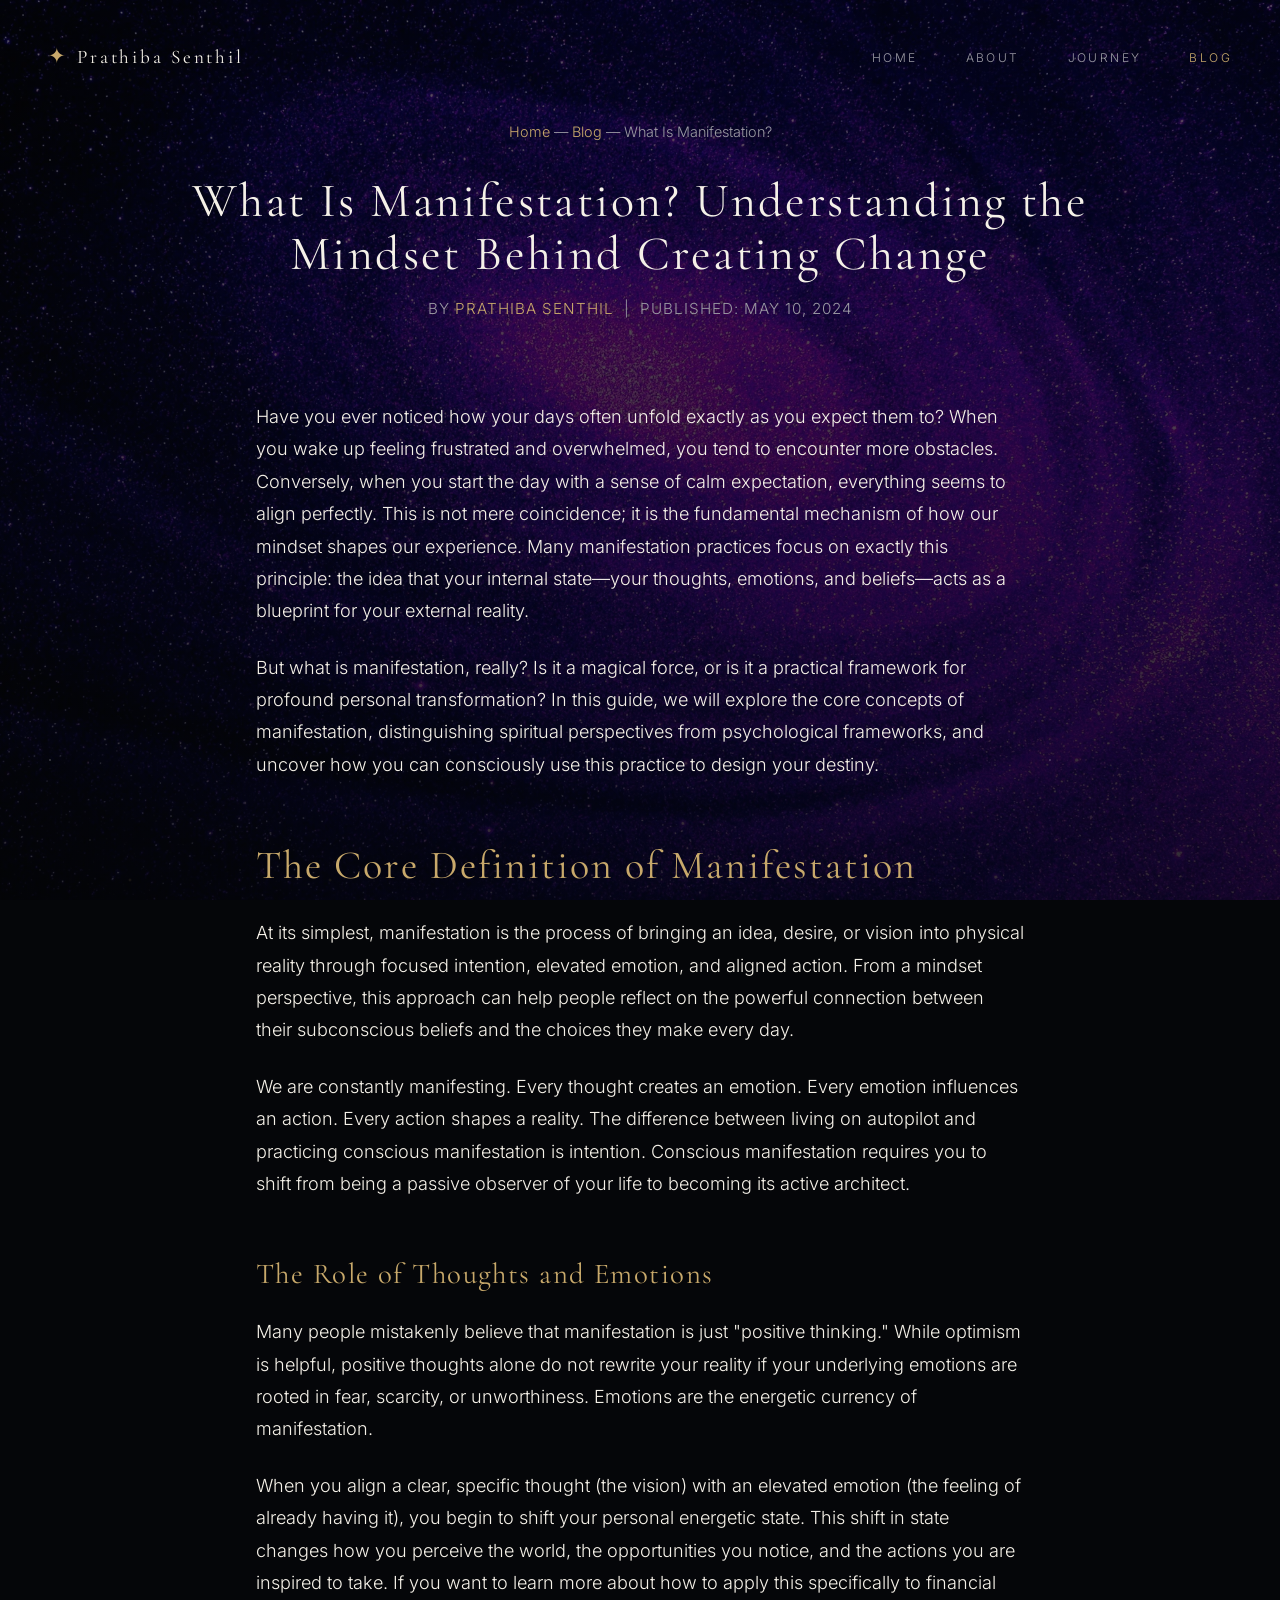
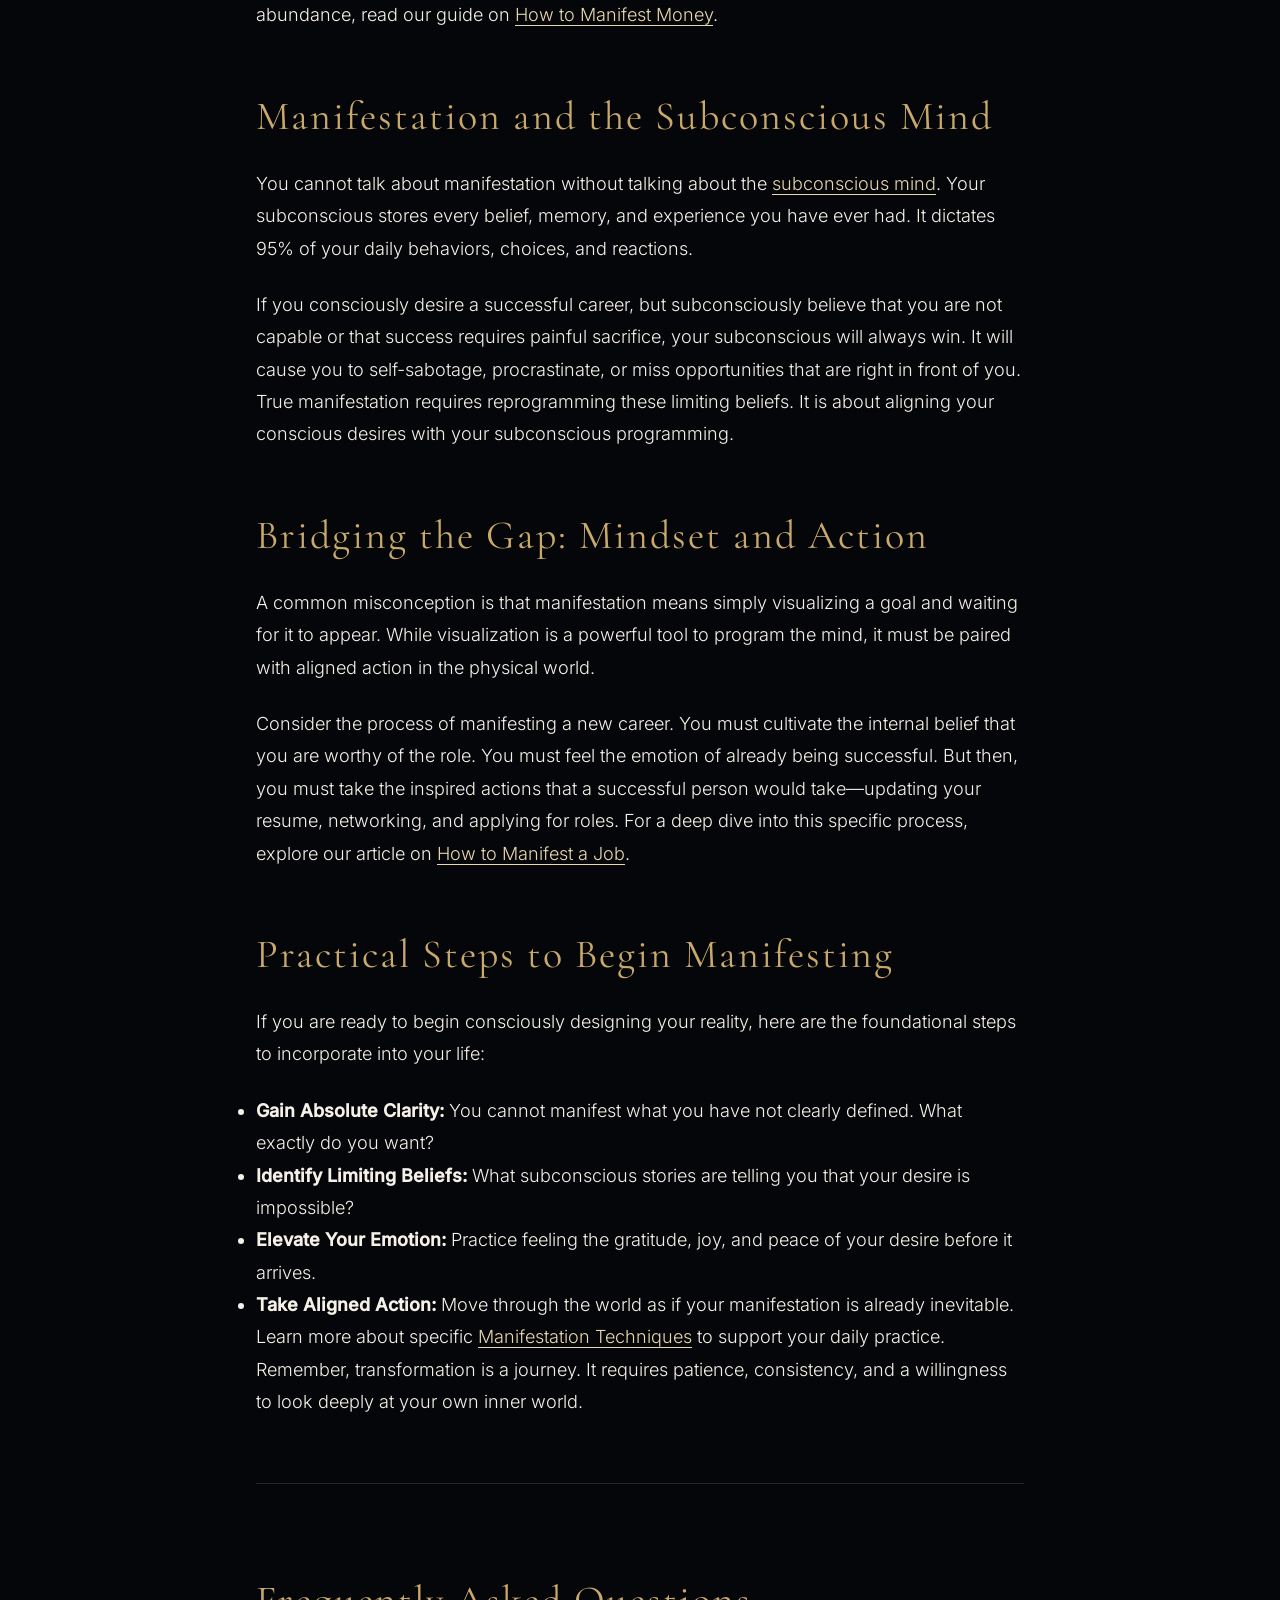
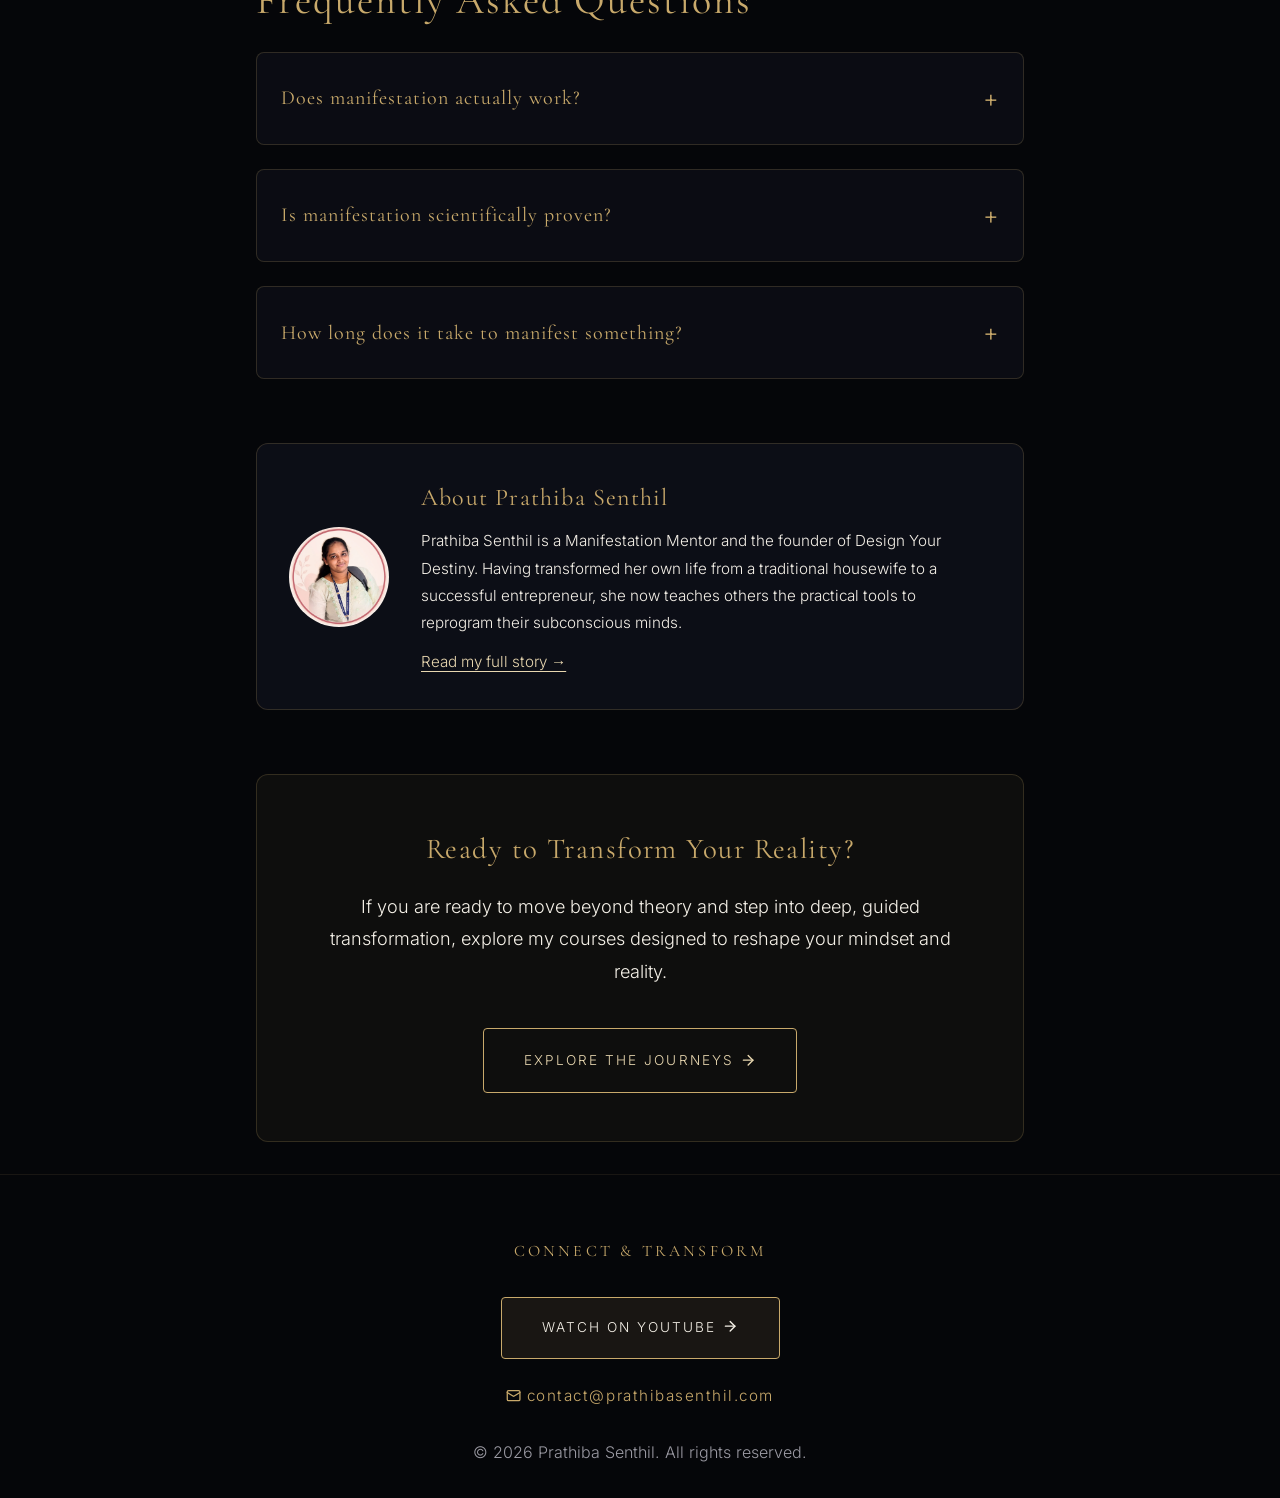
<file: blog/what-is-manifestation.html>
<!DOCTYPE html>
<html lang="en">
<head>
    <meta charset="UTF-8">
    <meta name="viewport" content="width=device-width, initial-scale=1.0">
    <title>What Is Manifestation? Understanding the Mindset Behind Creating Change</title>
    
    <meta name="description" content="Discover what manifestation truly means. Learn how shifting your thoughts, beliefs, and emotions can fundamentally reshape your reality and personal growth.">
    <link rel="canonical" href="https://prathibasenthil.com/blog/what-is-manifestation">
    
    <meta property="og:type" content="article">
    <meta property="og:url" content="https://prathibasenthil.com/blog/what-is-manifestation">
    <meta property="og:title" content="What Is Manifestation? Understanding the Mindset Behind Creating Change">
    <meta property="og:description" content="Discover what manifestation truly means. Learn how shifting your thoughts, beliefs, and emotions can fundamentally reshape your reality.">
    <meta property="og:image" content="https://prathibasenthil.com/img/super-natural-Manifestation-by-prathiba-senthil.webp">
    
    <meta name="twitter:card" content="summary_large_image">
    <meta name="twitter:title" content="What Is Manifestation? Understanding the Mindset Behind Creating Change">
    <meta name="twitter:description" content="Discover what manifestation truly means. Learn how shifting your thoughts, beliefs, and emotions can fundamentally reshape your reality.">
    <meta name="twitter:image" content="https://prathibasenthil.com/img/super-natural-Manifestation-by-prathiba-senthil.webp">
    
    <link rel="icon" type="image/svg+xml" href="/img/favicon.svg">
    
    <link rel="stylesheet" href="/css/style.min.css">
    
    <style>
        .article-content {
            max-width: 800px;
            margin: 0 auto;
            text-align: left;
            font-size: 1.125rem;
            line-height: 1.8;
            color: var(--color-warm-ivory);
            padding: 2rem 1rem;
        }
        .article-content h2, .article-content h3 {
            color: var(--color-champagne-gold);
            margin-top: 3rem;
            margin-bottom: 1rem;
            font-family: 'Cormorant Garamond', serif;
        }
        .article-content h2 { font-size: 2.5rem; }
        .article-content h3 { font-size: 1.8rem; }
        .article-content p { margin-bottom: 1.5rem; }
        .article-content a { color: var(--color-soft-gold); text-decoration: underline; text-underline-offset: 4px; }
        .article-content a:hover { color: var(--color-champagne-gold); }
        .article-meta {
            text-align: center;
            margin-bottom: 3rem;
            color: var(--color-muted-text);
            font-size: 0.95rem;
            text-transform: uppercase;
            letter-spacing: 1px;
        }
        .breadcrumb {
            text-align: center;
            margin-bottom: 2rem;
            color: var(--color-muted-text);
            font-size: 0.9rem;
        }
        .breadcrumb a {
            color: var(--color-champagne-gold);
            text-decoration: none;
        }
        .faq-section {
            margin-top: 4rem;
            padding-top: 2rem;
            border-top: 1px solid rgba(200, 169, 107, 0.2);
        }
    </style>
    
    <script type="application/ld+json">
    {
      "@context": "https://schema.org",
      "@type": "Article",
      "mainEntityOfPage": {
        "@type": "WebPage",
        "@id": "https://prathibasenthil.com/blog/what-is-manifestation"
      },
      "headline": "What Is Manifestation? Understanding the Mindset Behind Creating Change",
      "description": "Discover what manifestation truly means. Learn how shifting your thoughts, beliefs, and emotions can fundamentally reshape your reality and personal growth.",
      "image": "https://prathibasenthil.com/img/super-natural-Manifestation-by-prathiba-senthil.webp",
      "author": {
        "@type": "Person",
        "name": "Prathiba Senthil",
        "url": "https://prathibasenthil.com/about"
      },
      "publisher": {
        "@type": "Organization",
        "name": "Design Your Destiny",
        "logo": {
          "@type": "ImageObject",
          "url": "https://prathibasenthil.com/img/favicon.svg"
        }
      },
      "datePublished": "2024-05-10T08:00:00+00:00",
      "dateModified": "2024-05-10T08:00:00+00:00"
    }
    </script>
    <script type="application/ld+json">
    {
      "@context": "https://schema.org",
      "@type": "BreadcrumbList",
      "itemListElement": [{
        "@type": "ListItem",
        "position": 1,
        "name": "Home",
        "item": "https://prathibasenthil.com/"
      },{
        "@type": "ListItem",
        "position": 2,
        "name": "Blog",
        "item": "https://prathibasenthil.com/blog"
      },{
        "@type": "ListItem",
        "position": 3,
        "name": "What Is Manifestation?"
      }]
    }
    </script>
</head>
<body>
    <div class="cosmic-bg"></div>
    <div class="stars"></div>

    <header>
        <a href="/" class="logo">
            <span class="logo-star">✦</span>
            <span class="logo-text" data-config="brand.name">DESIGN YOUR DESTINY</span>
        </a>
        <nav>
            <ul>
                <li><a href="/" class="nav-link">HOME</a></li>
                <li><a href="/about" class="nav-link">ABOUT</a></li>
                <li><a href="/courses" class="nav-link">JOURNEY</a></li>
                <li><a href="/blog" class="nav-link active">BLOG</a></li>
            </ul>
        </nav>
    </header>

    <main id="app-content">
        <article class="container" style="padding-top: 120px;">
            <div class="breadcrumb">
                <a href="/">Home</a> &mdash; <a href="/blog">Blog</a> &mdash; What Is Manifestation?
            </div>
            
            <h1 class="heading-hero text-center" style="font-size: 3rem; margin-bottom: 1rem;">What Is Manifestation? Understanding the Mindset Behind Creating Change</h1>
            
            <div class="article-meta">
                By <a href="/about" style="color: var(--color-champagne-gold); text-decoration: none;">Prathiba Senthil</a> &nbsp;|&nbsp; Published: May 10, 2024
            </div>

            <div class="article-content">
                <p>Have you ever noticed how your days often unfold exactly as you expect them to? When you wake up feeling frustrated and overwhelmed, you tend to encounter more obstacles. Conversely, when you start the day with a sense of calm expectation, everything seems to align perfectly. This is not mere coincidence; it is the fundamental mechanism of how our mindset shapes our experience. Many manifestation practices focus on exactly this principle: the idea that your internal state—your thoughts, emotions, and beliefs—acts as a blueprint for your external reality.</p>

                <p>But what is manifestation, really? Is it a magical force, or is it a practical framework for profound personal transformation? In this guide, we will explore the core concepts of manifestation, distinguishing spiritual perspectives from psychological frameworks, and uncover how you can consciously use this practice to design your destiny.</p>

                <h2>The Core Definition of Manifestation</h2>
                <p>At its simplest, manifestation is the process of bringing an idea, desire, or vision into physical reality through focused intention, elevated emotion, and aligned action. From a mindset perspective, this approach can help people reflect on the powerful connection between their subconscious beliefs and the choices they make every day.</p>

                <p>We are constantly manifesting. Every thought creates an emotion. Every emotion influences an action. Every action shapes a reality. The difference between living on autopilot and practicing conscious manifestation is intention. Conscious manifestation requires you to shift from being a passive observer of your life to becoming its active architect.</p>

                <h3>The Role of Thoughts and Emotions</h3>
                <p>Many people mistakenly believe that manifestation is just "positive thinking." While optimism is helpful, positive thoughts alone do not rewrite your reality if your underlying emotions are rooted in fear, scarcity, or unworthiness. Emotions are the energetic currency of manifestation.</p>

                <p>When you align a clear, specific thought (the vision) with an elevated emotion (the feeling of already having it), you begin to shift your personal energetic state. This shift in state changes how you perceive the world, the opportunities you notice, and the actions you are inspired to take. If you want to learn more about how to apply this specifically to financial abundance, read our guide on <a href="/blog/how-to-manifest-money">How to Manifest Money</a>.</p>

                <h2>Manifestation and the Subconscious Mind</h2>
                <p>You cannot talk about manifestation without talking about the <a href="/blog/manifestation-and-subconscious-mind">subconscious mind</a>. Your subconscious stores every belief, memory, and experience you have ever had. It dictates 95% of your daily behaviors, choices, and reactions.</p>

                <p>If you consciously desire a successful career, but subconsciously believe that you are not capable or that success requires painful sacrifice, your subconscious will always win. It will cause you to self-sabotage, procrastinate, or miss opportunities that are right in front of you. True manifestation requires reprogramming these limiting beliefs. It is about aligning your conscious desires with your subconscious programming.</p>

                <h2>Bridging the Gap: Mindset and Action</h2>
                <p>A common misconception is that manifestation means simply visualizing a goal and waiting for it to appear. While visualization is a powerful tool to program the mind, it must be paired with aligned action in the physical world.</p>

                <p>Consider the process of manifesting a new career. You must cultivate the internal belief that you are worthy of the role. You must feel the emotion of already being successful. But then, you must take the inspired actions that a successful person would take—updating your resume, networking, and applying for roles. For a deep dive into this specific process, explore our article on <a href="/blog/how-to-manifest-a-job">How to Manifest a Job</a>.</p>

                <h2>Practical Steps to Begin Manifesting</h2>
                <p>If you are ready to begin consciously designing your reality, here are the foundational steps to incorporate into your life:</p>
                <ul>
                    <li><strong>Gain Absolute Clarity:</strong> You cannot manifest what you have not clearly defined. What exactly do you want?</li>
                    <li><strong>Identify Limiting Beliefs:</strong> What subconscious stories are telling you that your desire is impossible?</li>
                    <li><strong>Elevate Your Emotion:</strong> Practice feeling the gratitude, joy, and peace of your desire before it arrives.</li>
                    <li><strong>Take Aligned Action:</strong> Move through the world as if your manifestation is already inevitable. Learn more about specific <a href="/blog/manifestation-techniques">Manifestation Techniques</a> to support your daily practice.</li>
                </ul>

                <p>Remember, transformation is a journey. It requires patience, consistency, and a willingness to look deeply at your own inner world.</p>

                <div class="faq-section">
                    <h2>Frequently Asked Questions</h2>
                    
                    <details class="faq-item">
                        <summary><h4>Does manifestation actually work?</h4></summary>
                        <div class="faq-content">
                            <p>Manifestation works by fundamentally shifting your mindset, beliefs, and emotional state. When you change how you view yourself and the world, you change your behavior, which inevitably changes your results. It is a powerful framework for personal transformation.</p>
                        </div>
                    </details>
                    
                    <details class="faq-item">
                        <summary><h4>Is manifestation scientifically proven?</h4></summary>
                        <div class="faq-content">
                            <p>While manifestation is often rooted in spiritual and energetic philosophies, many of its core principles—such as neuroplasticity, the reticular activating system (RAS) filtering opportunities based on focus, and cognitive behavioral psychology—are well-documented scientifically. Mindset deeply impacts physical reality through our actions and perceptions.</p>
                        </div>
                    </details>
                    
                    <details class="faq-item">
                        <summary><h4>How long does it take to manifest something?</h4></summary>
                        <div class="faq-content">
                            <p>There is no fixed timeline. The speed of manifestation often depends on the gap between your current subconscious beliefs and the beliefs required to hold your new reality. Deep identity transformation is a process.</p>
                        </div>
                    </details>
                </div>

                <div class="author-box">
                    <div class="author-image desktop-only"></div>
                    <div>
                        <h4 style="color: var(--color-champagne-gold); margin-bottom: 0.5rem; font-family: 'Cormorant Garamond', serif; font-size: 1.5rem;">About Prathiba Senthil</h4>
                        <div class="author-image mobile-only" style="margin: 1rem auto;"></div>
                        <p style="margin-bottom: 0.5rem; font-size: 0.95rem;">Prathiba Senthil is a Manifestation Mentor and the founder of Design Your Destiny. Having transformed her own life from a traditional housewife to a successful entrepreneur, she now teaches others the practical tools to reprogram their subconscious minds.</p>
                        <a href="/about" style="font-size: 0.95rem;">Read my full story &rarr;</a>
                    </div>
                </div>
                
                <div style="text-align: center; margin-top: 4rem; padding: 3rem; background: rgba(200, 169, 107, 0.05); border-radius: 12px; border: 1px solid rgba(200, 169, 107, 0.2);">
                    <h3 style="margin-top: 0;">Ready to Transform Your Reality?</h3>
                    <p>If you are ready to move beyond theory and step into deep, guided transformation, explore my courses designed to reshape your mindset and reality.</p>
                    <a href="/courses" class="btn btn-primary" style="margin-top: 1rem; text-decoration: none; display: inline-block;">EXPLORE THE JOURNEYS <i data-lucide="arrow-right"></i></a>
                </div>
            </div>
        </article>
    </main>

    <footer class="site-footer fade-up">
        <div class="container text-center">
            <h3 class="hero-subtitle">CONNECT & TRANSFORM</h3>
            <div class="social-links">
                <a href="#" data-config-href="socials.youtube" target="_blank" class="btn btn-primary" style="background: rgba(200, 169, 107, 0.1);">WATCH ON YOUTUBE <i data-lucide="arrow-right"></i></a>
            </div>
            <p style="margin-top: 1.5rem;"><a href="mailto:contact@prathibasenthil.com" style="color: var(--color-champagne-gold); text-decoration: none; font-size: 0.95rem; letter-spacing: 0.1em;"><i data-lucide="mail" class="icon-sm"></i> contact@prathibasenthil.com</a></p>
            <p class="text-muted mt-2">&copy; <span data-config="brand.established">2026</span> <span data-config="brand.name">Prathiba Senthil</span>. All rights reserved.</p>
        </div>
    </footer>

    <script src="/js/config.js" defer></script>
    <script src="/js/lucide.min.js" defer></script>
    <script src="/js/main.js" defer></script>
    <script src="/js/animations.js" defer></script>
    <script defer>
        document.addEventListener('DOMContentLoaded', () => {
            if (typeof lucide !== 'undefined') lucide.createIcons();
        });
    </script>
</body>
</html>
</file>
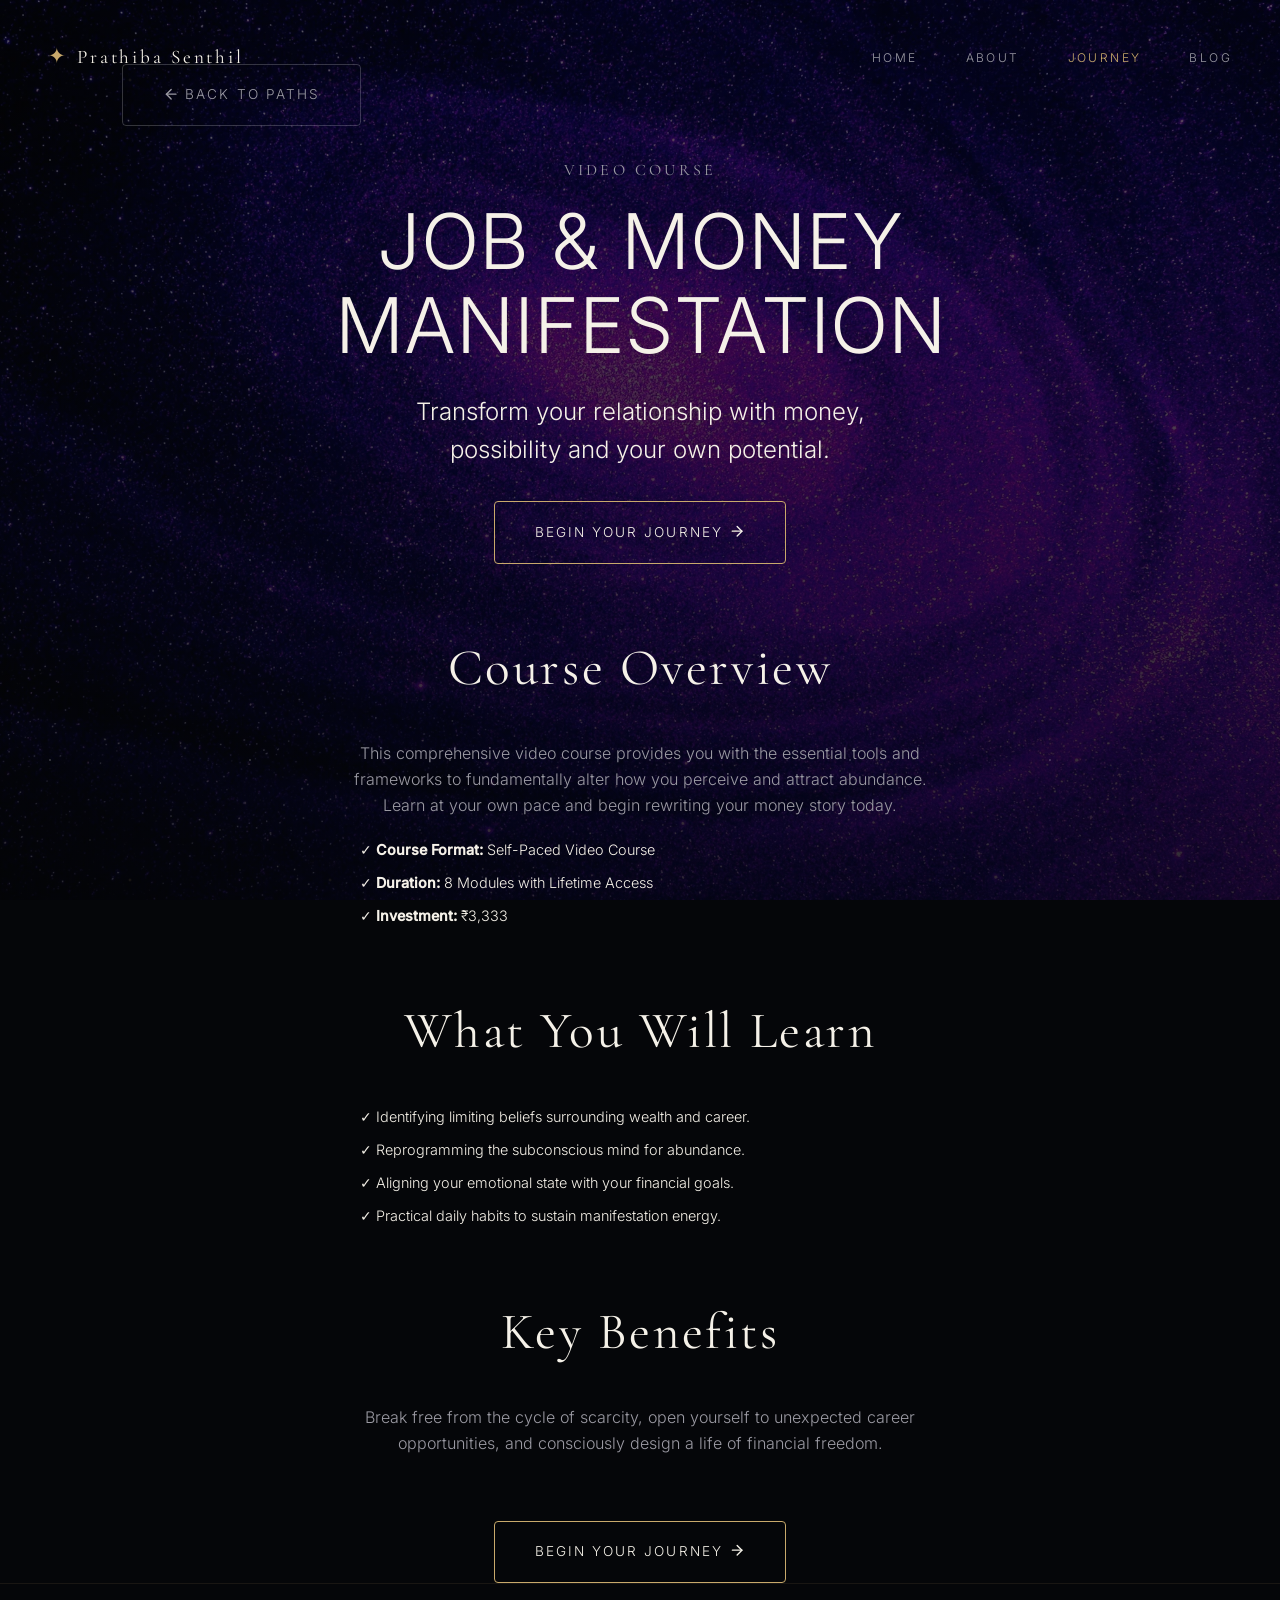
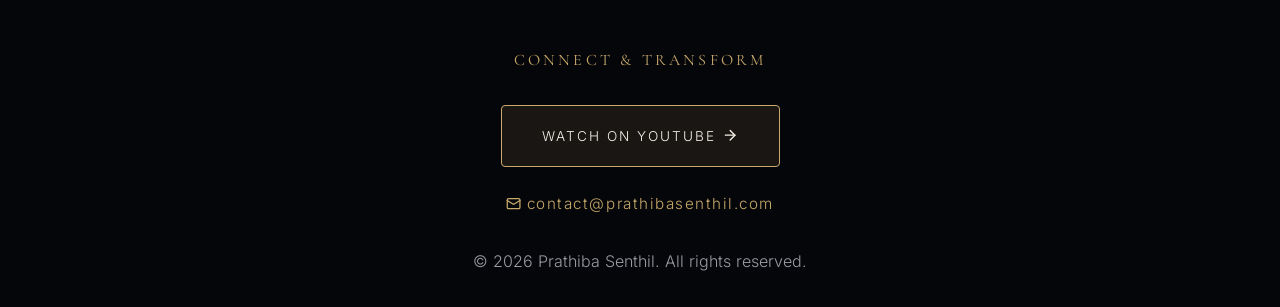
<file: courses/job-money-manifestation.html>
<!DOCTYPE html>
<html lang="en">
<head>
    <meta charset="UTF-8">
    <meta name="viewport" content="width=device-width, initial-scale=1.0">
    <title>Job & Money Manifestation Course | Design Your Destiny</title>
    
    <meta name="description" content="Transform your relationship with money, possibility, and your own potential with the Job & Money Manifestation Video Course.">
    <link rel="canonical" href="https://prathibasenthil.com/courses/job-money-manifestation">
    
    <meta property="og:type" content="website">
    <meta property="og:url" content="https://prathibasenthil.com/courses/job-money-manifestation">
    <meta property="og:title" content="Job & Money Manifestation Course | Design Your Destiny">
    <meta property="og:description" content="Transform your relationship with money, possibility, and your own potential.">
    
    <link rel="icon" type="image/svg+xml" href="/img/favicon.svg">
    
    <link rel="stylesheet" href="/css/style.min.css">
    
    <script type="application/ld+json">
    {
      "@context": "https://schema.org",
      "@graph": [
        {
          "@type": "Course",
          "name": "Job / Money Manifestation Course",
          "description": "Transform your relationship with money, possibility and your own potential.",
          "provider": {
            "@type": "Person",
            "name": "Prathiba Senthil",
            "url": "https://prathibasenthil.com/about"
          }
        },
        {
          "@type": "BreadcrumbList",
          "itemListElement": [{
            "@type": "ListItem",
            "position": 1,
            "name": "Home",
            "item": "https://prathibasenthil.com/"
          },{
            "@type": "ListItem",
            "position": 2,
            "name": "Courses",
            "item": "https://prathibasenthil.com/courses"
          },{
            "@type": "ListItem",
            "position": 3,
            "name": "Job & Money Manifestation"
          }]
        }
      ]
    }
    </script>
</head>
<body>
    <div class="cosmic-bg"></div>
    <div class="stars"></div>

    <header>
        <a href="/" class="logo">
            <span class="logo-star">✦</span>
            <span class="logo-text" data-config="brand.name">DESIGN YOUR DESTINY</span>
        </a>
        <nav>
            <ul>
                <li><a href="/" class="nav-link">HOME</a></li>
                <li><a href="/about" class="nav-link">ABOUT</a></li>
                <li><a href="/courses" class="nav-link active">JOURNEY</a></li>
                <li><a href="/blog" class="nav-link">BLOG</a></li>
            </ul>
        </nav>
    </header>

    <main id="app-content">
        <section class="container course-detail-view fade-up">
            <a href="/courses" class="btn btn-outline back-btn mb-2 mt-4" style="text-decoration: none; display: inline-block;"><i data-lucide="arrow-left"></i> BACK TO PATHS</a>
            <div class="text-center">
                <h3 class="hero-subtitle text-muted">VIDEO COURSE</h3>
                <h1 style="position: absolute; width: 1px; height: 1px; padding: 0; margin: -1px; overflow: hidden; clip: rect(0, 0, 0, 0); white-space: nowrap; border: 0;">Job & Money Manifestation Course</h1>
                <div class="heading-hero">JOB & MONEY MANIFESTATION</div>
                <p class="hero-quote">Transform your relationship with money,<br>possibility and your own potential.</p>
                <a href="/design-your-destiny" class="btn btn-primary mt-2" style="text-decoration: none; display: inline-block;">BEGIN YOUR JOURNEY <i data-lucide="arrow-right"></i></a>
            </div>
            
            <div class="detail-editorial mt-4">
                <h2 class="heading-section text-center">Course Overview</h2>
                <p class="text-muted text-center" style="max-width: 600px; margin: 0 auto;">This comprehensive video course provides you with the essential tools and frameworks to fundamentally alter how you perceive and attract abundance. Learn at your own pace and begin rewriting your money story today.</p>
                
                <div class="course-features mt-2" style="max-width: 600px; margin: 20px auto; text-align: left; padding-left: 20px;">
                    <ul style="list-style: none;">
                        <li style="margin-bottom: 10px;">&#10003; <strong>Course Format:</strong> Self-Paced Video Course</li>
                        <li style="margin-bottom: 10px;">&#10003; <strong>Duration:</strong> 8 Modules with Lifetime Access</li>
                        <li style="margin-bottom: 10px;">&#10003; <strong>Investment:</strong> <span data-config="courses.jobMoney.priceDisplay">₹3,333</span></li>
                    </ul>
                </div>
            </div>

            <div class="detail-editorial mt-4">
                <h2 class="heading-section text-center">What You Will Learn</h2>
                <div class="course-features" style="max-width: 600px; margin: 20px auto; text-align: left; padding-left: 20px;">
                    <ul style="list-style: none;">
                        <li style="margin-bottom: 10px;">&#10003; Identifying limiting beliefs surrounding wealth and career.</li>
                        <li style="margin-bottom: 10px;">&#10003; Reprogramming the subconscious mind for abundance.</li>
                        <li style="margin-bottom: 10px;">&#10003; Aligning your emotional state with your financial goals.</li>
                        <li style="margin-bottom: 10px;">&#10003; Practical daily habits to sustain manifestation energy.</li>
                    </ul>
                </div>
            </div>

            <div class="detail-editorial mt-4">
                <h2 class="heading-section text-center">Key Benefits</h2>
                <p class="text-muted text-center" style="max-width: 600px; margin: 0 auto;">Break free from the cycle of scarcity, open yourself to unexpected career opportunities, and consciously design a life of financial freedom.</p>
            </div>

            <div class="text-center mt-4">
                <a href="/design-your-destiny" class="btn btn-primary" style="text-decoration: none; display: inline-block;">BEGIN YOUR JOURNEY <i data-lucide="arrow-right"></i></a>
            </div>
        </section>
    </main>

    <footer class="site-footer fade-up">
        <div class="container text-center">
            <h3 class="hero-subtitle">CONNECT & TRANSFORM</h3>
            <div class="social-links">
                <a href="#" data-config-href="socials.youtube" target="_blank" class="btn btn-primary" style="background: rgba(200, 169, 107, 0.1);">WATCH ON YOUTUBE <i data-lucide="arrow-right"></i></a>
            </div>
            <p style="margin-top: 1.5rem;"><a href="mailto:contact@prathibasenthil.com" style="color: var(--color-champagne-gold); text-decoration: none; font-size: 0.95rem; letter-spacing: 0.1em;"><i data-lucide="mail" class="icon-sm"></i> contact@prathibasenthil.com</a></p>
            <p class="text-muted mt-2">&copy; <span data-config="brand.established">2026</span> <span data-config="brand.name">Prathiba Senthil</span>. All rights reserved.</p>
        </div>
    </footer>

    <script src="/js/config.js" defer></script>
    <script src="/js/lucide.min.js" defer></script>
    <script src="/js/main.js" defer></script>
    <script src="/js/animations.js" defer></script>
    <script defer>
        document.addEventListener('DOMContentLoaded', () => {
            if (typeof lucide !== 'undefined') lucide.createIcons();
        });
    </script>
</body>
</html>
</file>
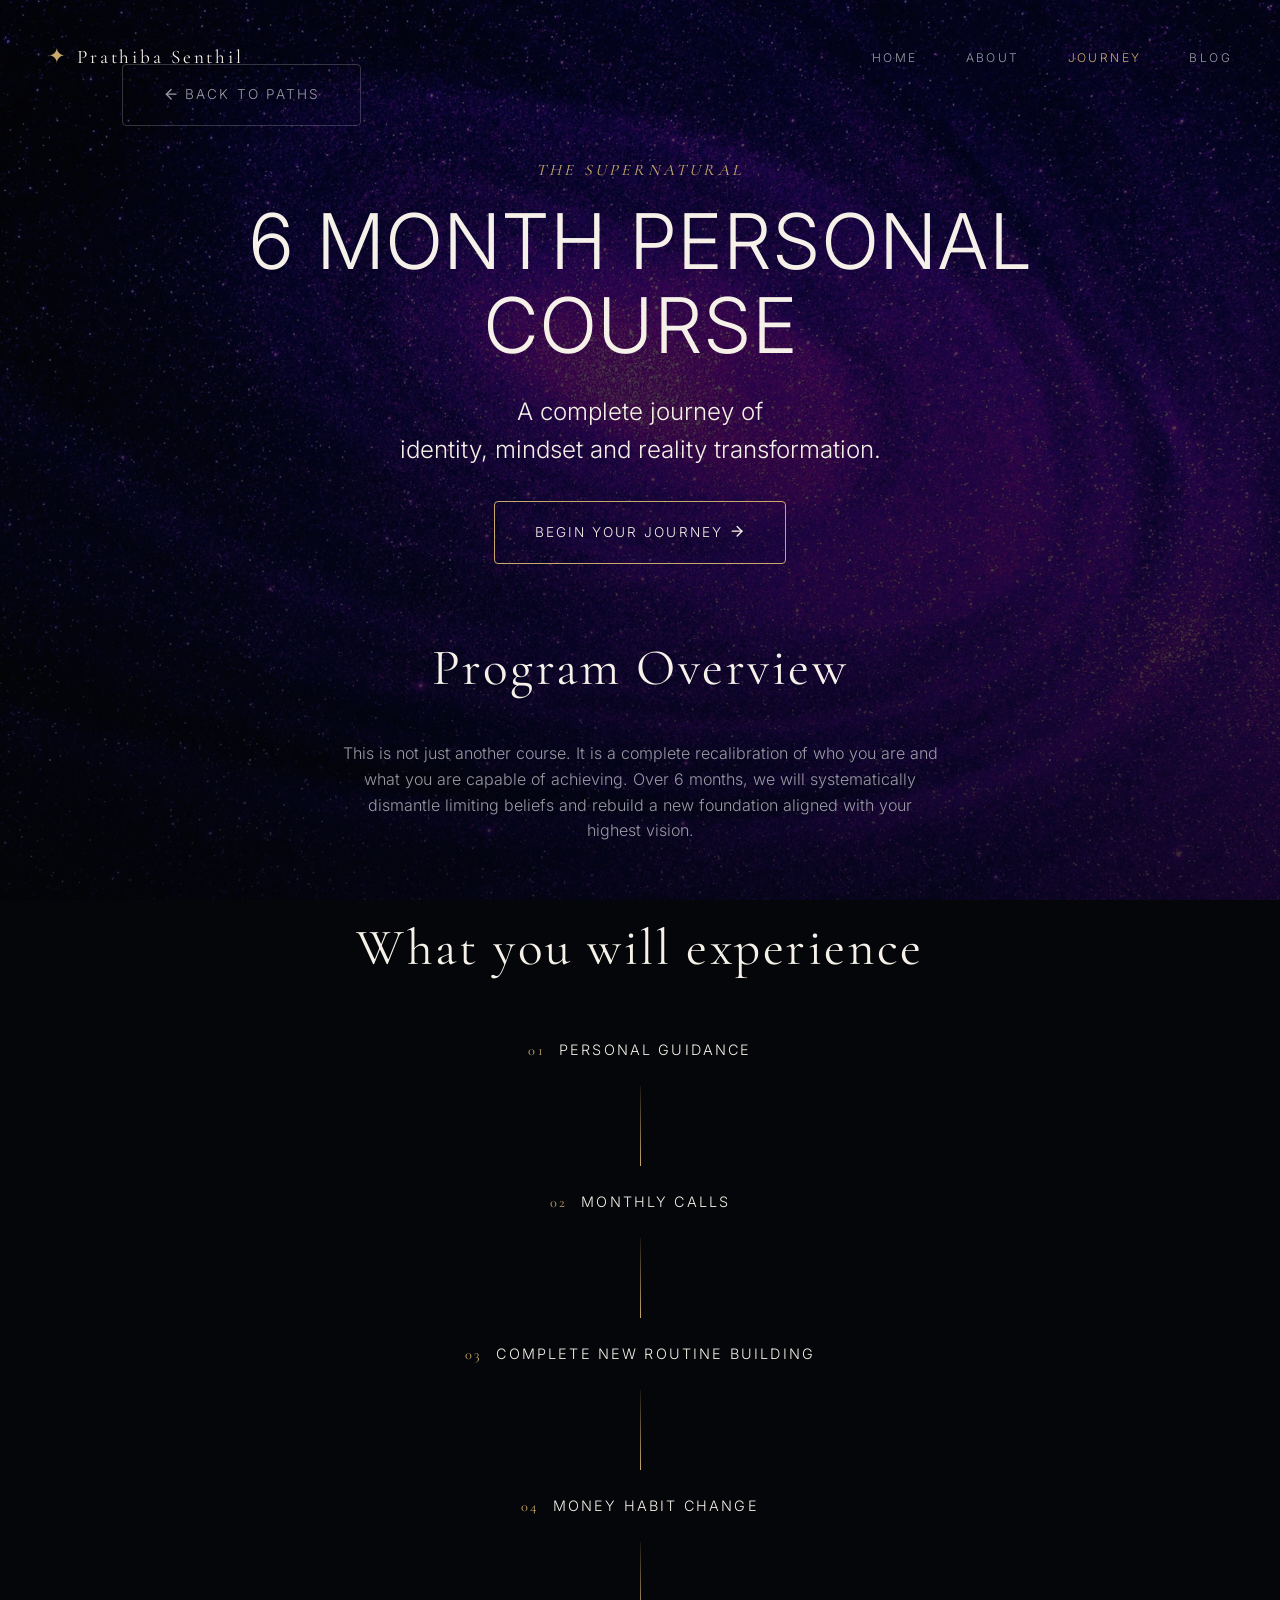
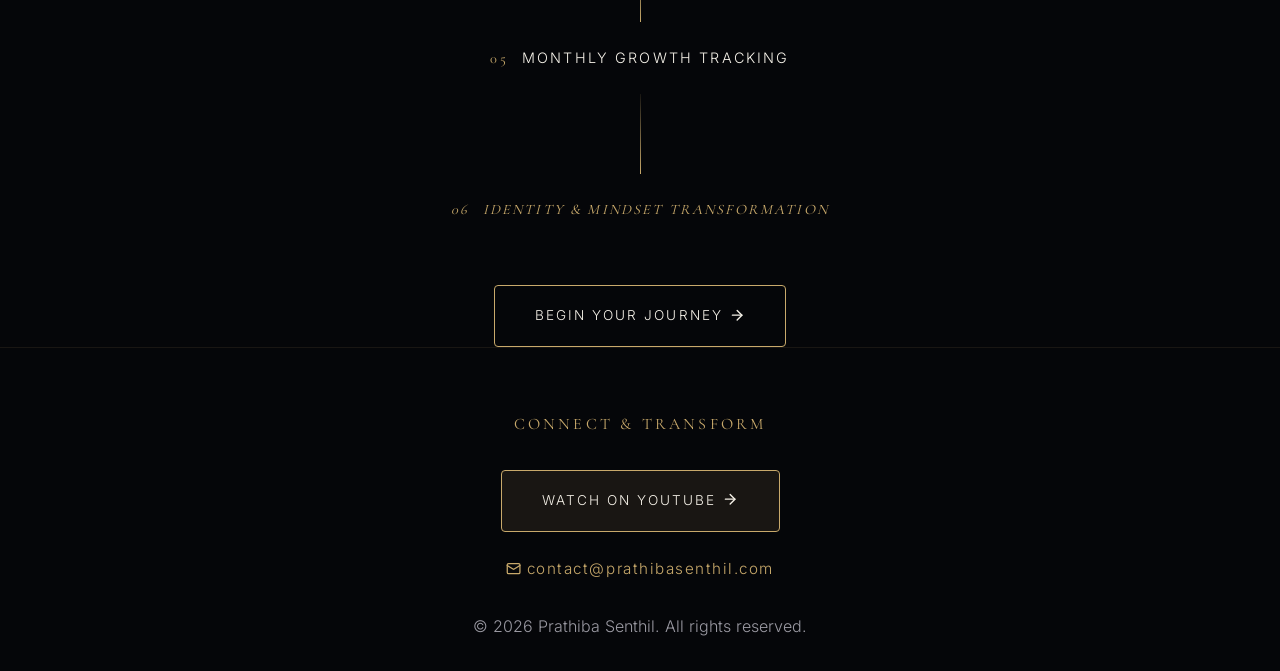
<file: courses/the-supernatural.html>
<!DOCTYPE html>
<html lang="en">
<head>
    <meta charset="UTF-8">
    <meta name="viewport" content="width=device-width, initial-scale=1.0">
    <title>The Supernatural 6 Month Personal Course | Design Your Destiny</title>
    
    <meta name="description" content="A complete journey of identity, mindset, and reality transformation. The Supernatural is a 6-month guided personal course by Prathiba Senthil.">
    <link rel="canonical" href="https://prathibasenthil.com/courses/the-supernatural">
    
    <meta property="og:type" content="website">
    <meta property="og:url" content="https://prathibasenthil.com/courses/the-supernatural">
    <meta property="og:title" content="The Supernatural 6 Month Personal Course | Design Your Destiny">
    <meta property="og:description" content="A complete journey of identity, mindset, and reality transformation.">
    <meta property="og:image" content="https://prathibasenthil.com/img/super-natural-Manifestation-by-prathiba-senthil.webp">
    
    <link rel="icon" type="image/svg+xml" href="/img/favicon.svg">
    
    <link rel="stylesheet" href="/css/style.min.css">
    
    <script type="application/ld+json">
    {
      "@context": "https://schema.org",
      "@graph": [
        {
          "@type": "Course",
          "name": "The Supernatural - 6 Month Personal Course",
          "description": "A deeply guided journey designed to transform your identity, habits, mindset and relationship with your reality.",
          "provider": {
            "@type": "Person",
            "name": "Prathiba Senthil",
            "url": "https://prathibasenthil.com/about"
          }
        },
        {
          "@type": "BreadcrumbList",
          "itemListElement": [{
            "@type": "ListItem",
            "position": 1,
            "name": "Home",
            "item": "https://prathibasenthil.com/"
          },{
            "@type": "ListItem",
            "position": 2,
            "name": "Courses",
            "item": "https://prathibasenthil.com/courses"
          },{
            "@type": "ListItem",
            "position": 3,
            "name": "The Supernatural"
          }]
        }
      ]
    }
    </script>
</head>
<body>
    <div class="cosmic-bg"></div>
    <div class="stars"></div>

    <header>
        <a href="/" class="logo">
            <span class="logo-star">✦</span>
            <span class="logo-text" data-config="brand.name">DESIGN YOUR DESTINY</span>
        </a>
        <nav>
            <ul>
                <li><a href="/" class="nav-link">HOME</a></li>
                <li><a href="/about" class="nav-link">ABOUT</a></li>
                <li><a href="/courses" class="nav-link active">JOURNEY</a></li>
                <li><a href="/blog" class="nav-link">BLOG</a></li>
            </ul>
        </nav>
    </header>

    <main id="app-content">
        <section class="container course-detail-view fade-up">
            <a href="/courses" class="btn btn-outline back-btn mb-2 mt-4" style="text-decoration: none; display: inline-block;"><i data-lucide="arrow-left"></i> BACK TO PATHS</a>
            <div class="text-center">
                <h3 class="hero-subtitle text-accent">THE SUPERNATURAL</h3>
                <h1 style="position: absolute; width: 1px; height: 1px; padding: 0; margin: -1px; overflow: hidden; clip: rect(0, 0, 0, 0); white-space: nowrap; border: 0;">The Supernatural — 6 Month Personal Transformation Course</h1>
                <div class="heading-hero">6 MONTH PERSONAL COURSE</div>
                <p class="hero-quote">A complete journey of<br>identity, mindset and reality transformation.</p>
                <a href="/design-your-destiny" class="btn btn-primary mt-2" style="text-decoration: none; display: inline-block;">BEGIN YOUR JOURNEY <i data-lucide="arrow-right"></i></a>
            </div>
            
            <div class="detail-editorial mt-4">
                <h2 class="heading-section text-center">Program Overview</h2>
                <p class="text-muted text-center" style="max-width: 600px; margin: 0 auto;">This is not just another course. It is a complete recalibration of who you are and what you are capable of achieving. Over 6 months, we will systematically dismantle limiting beliefs and rebuild a new foundation aligned with your highest vision.</p>
            </div>
            
            <div class="detail-timeline mt-4">
                <h2 class="heading-section text-center mb-2">What you will experience</h2>
                <div class="journey-line-container">
                    <div class="journey-step"><span class="step-num">01</span> PERSONAL GUIDANCE</div>
                    <div class="journey-line draw"></div>
                    <div class="journey-step"><span class="step-num">02</span> MONTHLY CALLS</div>
                    <div class="journey-line draw"></div>
                    <div class="journey-step"><span class="step-num">03</span> COMPLETE NEW ROUTINE BUILDING</div>
                    <div class="journey-line draw"></div>
                    <div class="journey-step"><span class="step-num">04</span> MONEY HABIT CHANGE</div>
                    <div class="journey-line draw"></div>
                    <div class="journey-step"><span class="step-num">05</span> MONTHLY GROWTH TRACKING</div>
                    <div class="journey-line draw"></div>
                    <div class="journey-step text-accent"><span class="step-num">06</span> IDENTITY & MINDSET TRANSFORMATION</div>
                </div>
            </div>

            <div class="text-center mt-4">
                <a href="/design-your-destiny" class="btn btn-primary" style="text-decoration: none; display: inline-block;">BEGIN YOUR JOURNEY <i data-lucide="arrow-right"></i></a>
            </div>
        </section>
    </main>

    <footer class="site-footer fade-up">
        <div class="container text-center">
            <h3 class="hero-subtitle">CONNECT & TRANSFORM</h3>
            <div class="social-links">
                <a href="#" data-config-href="socials.youtube" target="_blank" class="btn btn-primary" style="background: rgba(200, 169, 107, 0.1);">WATCH ON YOUTUBE <i data-lucide="arrow-right"></i></a>
            </div>
            <p style="margin-top: 1.5rem;"><a href="mailto:contact@prathibasenthil.com" style="color: var(--color-champagne-gold); text-decoration: none; font-size: 0.95rem; letter-spacing: 0.1em;"><i data-lucide="mail" class="icon-sm"></i> contact@prathibasenthil.com</a></p>
            <p class="text-muted mt-2">&copy; <span data-config="brand.established">2026</span> <span data-config="brand.name">Prathiba Senthil</span>. All rights reserved.</p>
        </div>
    </footer>

    <script src="/js/config.js" defer></script>
    <script src="/js/lucide.min.js" defer></script>
    <script src="/js/main.js" defer></script>
    <script src="/js/animations.js" defer></script>
    <script defer>
        document.addEventListener('DOMContentLoaded', () => {
            if (typeof lucide !== 'undefined') lucide.createIcons();
        });
    </script>
</body>
</html>
</file>
<file: css/style.min.css>
@font-face{font-family:'Cormorant Garamond';font-style:normal;font-weight:400;font-display:swap;src:url(../fonts/font_2.woff2) format('woff2');unicode-range:U+0460-052F,U+1C80-1C8A,U+20B4,U+2DE0-2DFF,U+A640-A69F,U+FE2E-FE2F}@font-face{font-family:'Cormorant Garamond';font-style:normal;font-weight:400;font-display:swap;src:url(../fonts/font_11.woff2) format('woff2');unicode-range:U+0301,U+0400-045F,U+0490-0491,U+04B0-04B1,U+2116}@font-face{font-family:'Cormorant Garamond';font-style:normal;font-weight:400;font-display:swap;src:url(../fonts/font_3.woff2) format('woff2');unicode-range:U+0102-0103,U+0110-0111,U+0128-0129,U+0168-0169,U+01A0-01A1,U+01AF-01B0,U+0300-0301,U+0303-0304,U+0308-0309,U+0323,U+0329,U+1EA0-1EF9,U+20AB}@font-face{font-family:'Cormorant Garamond';font-style:normal;font-weight:400;font-display:swap;src:url(../fonts/font_4.woff2) format('woff2');unicode-range:U+0100-02BA,U+02BD-02C5,U+02C7-02CC,U+02CE-02D7,U+02DD-02FF,U+0304,U+0308,U+0329,U+1D00-1DBF,U+1E00-1E9F,U+1EF2-1EFF,U+2020,U+20A0-20AB,U+20AD-20C0,U+2113,U+2C60-2C7F,U+A720-A7FF}@font-face{font-family:'Cormorant Garamond';font-style:normal;font-weight:400;font-display:swap;src:url(../fonts/font_1.woff2) format('woff2');unicode-range:U+0000-00FF,U+0131,U+0152-0153,U+02BB-02BC,U+02C6,U+02DA,U+02DC,U+0304,U+0308,U+0329,U+2000-206F,U+20AC,U+2122,U+2191,U+2193,U+2212,U+2215,U+FEFF,U+FFFD}@font-face{font-family:'Cormorant Garamond';font-style:normal;font-weight:500;font-display:swap;src:url(../fonts/font_2.woff2) format('woff2');unicode-range:U+0460-052F,U+1C80-1C8A,U+20B4,U+2DE0-2DFF,U+A640-A69F,U+FE2E-FE2F}@font-face{font-family:'Cormorant Garamond';font-style:normal;font-weight:500;font-display:swap;src:url(../fonts/font_11.woff2) format('woff2');unicode-range:U+0301,U+0400-045F,U+0490-0491,U+04B0-04B1,U+2116}@font-face{font-family:'Cormorant Garamond';font-style:normal;font-weight:500;font-display:swap;src:url(../fonts/font_3.woff2) format('woff2');unicode-range:U+0102-0103,U+0110-0111,U+0128-0129,U+0168-0169,U+01A0-01A1,U+01AF-01B0,U+0300-0301,U+0303-0304,U+0308-0309,U+0323,U+0329,U+1EA0-1EF9,U+20AB}@font-face{font-family:'Cormorant Garamond';font-style:normal;font-weight:500;font-display:swap;src:url(../fonts/font_4.woff2) format('woff2');unicode-range:U+0100-02BA,U+02BD-02C5,U+02C7-02CC,U+02CE-02D7,U+02DD-02FF,U+0304,U+0308,U+0329,U+1D00-1DBF,U+1E00-1E9F,U+1EF2-1EFF,U+2020,U+20A0-20AB,U+20AD-20C0,U+2113,U+2C60-2C7F,U+A720-A7FF}@font-face{font-family:'Cormorant Garamond';font-style:normal;font-weight:500;font-display:swap;src:url(../fonts/font_1.woff2) format('woff2');unicode-range:U+0000-00FF,U+0131,U+0152-0153,U+02BB-02BC,U+02C6,U+02DA,U+02DC,U+0304,U+0308,U+0329,U+2000-206F,U+20AC,U+2122,U+2191,U+2193,U+2212,U+2215,U+FEFF,U+FFFD}@font-face{font-family:'Cormorant Garamond';font-style:normal;font-weight:600;font-display:swap;src:url(../fonts/font_2.woff2) format('woff2');unicode-range:U+0460-052F,U+1C80-1C8A,U+20B4,U+2DE0-2DFF,U+A640-A69F,U+FE2E-FE2F}@font-face{font-family:'Cormorant Garamond';font-style:normal;font-weight:600;font-display:swap;src:url(../fonts/font_11.woff2) format('woff2');unicode-range:U+0301,U+0400-045F,U+0490-0491,U+04B0-04B1,U+2116}@font-face{font-family:'Cormorant Garamond';font-style:normal;font-weight:600;font-display:swap;src:url(../fonts/font_3.woff2) format('woff2');unicode-range:U+0102-0103,U+0110-0111,U+0128-0129,U+0168-0169,U+01A0-01A1,U+01AF-01B0,U+0300-0301,U+0303-0304,U+0308-0309,U+0323,U+0329,U+1EA0-1EF9,U+20AB}@font-face{font-family:'Cormorant Garamond';font-style:normal;font-weight:600;font-display:swap;src:url(../fonts/font_4.woff2) format('woff2');unicode-range:U+0100-02BA,U+02BD-02C5,U+02C7-02CC,U+02CE-02D7,U+02DD-02FF,U+0304,U+0308,U+0329,U+1D00-1DBF,U+1E00-1E9F,U+1EF2-1EFF,U+2020,U+20A0-20AB,U+20AD-20C0,U+2113,U+2C60-2C7F,U+A720-A7FF}@font-face{font-family:'Cormorant Garamond';font-style:normal;font-weight:600;font-display:swap;src:url(../fonts/font_1.woff2) format('woff2');unicode-range:U+0000-00FF,U+0131,U+0152-0153,U+02BB-02BC,U+02C6,U+02DA,U+02DC,U+0304,U+0308,U+0329,U+2000-206F,U+20AC,U+2122,U+2191,U+2193,U+2212,U+2215,U+FEFF,U+FFFD}@font-face{font-family:'Inter';font-style:normal;font-weight:300;font-display:swap;src:url(../fonts/font_5.woff2) format('woff2');unicode-range:U+0460-052F,U+1C80-1C8A,U+20B4,U+2DE0-2DFF,U+A640-A69F,U+FE2E-FE2F}@font-face{font-family:'Inter';font-style:normal;font-weight:300;font-display:swap;src:url(../fonts/font_9.woff2) format('woff2');unicode-range:U+0301,U+0400-045F,U+0490-0491,U+04B0-04B1,U+2116}@font-face{font-family:'Inter';font-style:normal;font-weight:300;font-display:swap;src:url(../fonts/font_10.woff2) format('woff2');unicode-range:U+1F00-1FFF}@font-face{font-family:'Inter';font-style:normal;font-weight:300;font-display:swap;src:url(../fonts/font_7.woff2) format('woff2');unicode-range:U+0370-0377,U+037A-037F,U+0384-038A,U+038C,U+038E-03A1,U+03A3-03FF}@font-face{font-family:'Inter';font-style:normal;font-weight:300;font-display:swap;src:url(../fonts/font_6.woff2) format('woff2');unicode-range:U+0102-0103,U+0110-0111,U+0128-0129,U+0168-0169,U+01A0-01A1,U+01AF-01B0,U+0300-0301,U+0303-0304,U+0308-0309,U+0323,U+0329,U+1EA0-1EF9,U+20AB}@font-face{font-family:'Inter';font-style:normal;font-weight:300;font-display:swap;src:url(../fonts/font_8.woff2) format('woff2');unicode-range:U+0100-02BA,U+02BD-02C5,U+02C7-02CC,U+02CE-02D7,U+02DD-02FF,U+0304,U+0308,U+0329,U+1D00-1DBF,U+1E00-1E9F,U+1EF2-1EFF,U+2020,U+20A0-20AB,U+20AD-20C0,U+2113,U+2C60-2C7F,U+A720-A7FF}@font-face{font-family:'Inter';font-style:normal;font-weight:300;font-display:swap;src:url(../fonts/font_0.woff2) format('woff2');unicode-range:U+0000-00FF,U+0131,U+0152-0153,U+02BB-02BC,U+02C6,U+02DA,U+02DC,U+0304,U+0308,U+0329,U+2000-206F,U+20AC,U+2122,U+2191,U+2193,U+2212,U+2215,U+FEFF,U+FFFD}@font-face{font-family:'Inter';font-style:normal;font-weight:400;font-display:swap;src:url(../fonts/font_5.woff2) format('woff2');unicode-range:U+0460-052F,U+1C80-1C8A,U+20B4,U+2DE0-2DFF,U+A640-A69F,U+FE2E-FE2F}@font-face{font-family:'Inter';font-style:normal;font-weight:400;font-display:swap;src:url(../fonts/font_9.woff2) format('woff2');unicode-range:U+0301,U+0400-045F,U+0490-0491,U+04B0-04B1,U+2116}@font-face{font-family:'Inter';font-style:normal;font-weight:400;font-display:swap;src:url(../fonts/font_10.woff2) format('woff2');unicode-range:U+1F00-1FFF}@font-face{font-family:'Inter';font-style:normal;font-weight:400;font-display:swap;src:url(../fonts/font_7.woff2) format('woff2');unicode-range:U+0370-0377,U+037A-037F,U+0384-038A,U+038C,U+038E-03A1,U+03A3-03FF}@font-face{font-family:'Inter';font-style:normal;font-weight:400;font-display:swap;src:url(../fonts/font_6.woff2) format('woff2');unicode-range:U+0102-0103,U+0110-0111,U+0128-0129,U+0168-0169,U+01A0-01A1,U+01AF-01B0,U+0300-0301,U+0303-0304,U+0308-0309,U+0323,U+0329,U+1EA0-1EF9,U+20AB}@font-face{font-family:'Inter';font-style:normal;font-weight:400;font-display:swap;src:url(../fonts/font_8.woff2) format('woff2');unicode-range:U+0100-02BA,U+02BD-02C5,U+02C7-02CC,U+02CE-02D7,U+02DD-02FF,U+0304,U+0308,U+0329,U+1D00-1DBF,U+1E00-1E9F,U+1EF2-1EFF,U+2020,U+20A0-20AB,U+20AD-20C0,U+2113,U+2C60-2C7F,U+A720-A7FF}@font-face{font-family:'Inter';font-style:normal;font-weight:400;font-display:swap;src:url(../fonts/font_0.woff2) format('woff2');unicode-range:U+0000-00FF,U+0131,U+0152-0153,U+02BB-02BC,U+02C6,U+02DA,U+02DC,U+0304,U+0308,U+0329,U+2000-206F,U+20AC,U+2122,U+2191,U+2193,U+2212,U+2215,U+FEFF,U+FFFD}@font-face{font-family:'Inter';font-style:normal;font-weight:500;font-display:swap;src:url(../fonts/font_5.woff2) format('woff2');unicode-range:U+0460-052F,U+1C80-1C8A,U+20B4,U+2DE0-2DFF,U+A640-A69F,U+FE2E-FE2F}@font-face{font-family:'Inter';font-style:normal;font-weight:500;font-display:swap;src:url(../fonts/font_9.woff2) format('woff2');unicode-range:U+0301,U+0400-045F,U+0490-0491,U+04B0-04B1,U+2116}@font-face{font-family:'Inter';font-style:normal;font-weight:500;font-display:swap;src:url(../fonts/font_10.woff2) format('woff2');unicode-range:U+1F00-1FFF}@font-face{font-family:'Inter';font-style:normal;font-weight:500;font-display:swap;src:url(../fonts/font_7.woff2) format('woff2');unicode-range:U+0370-0377,U+037A-037F,U+0384-038A,U+038C,U+038E-03A1,U+03A3-03FF}@font-face{font-family:'Inter';font-style:normal;font-weight:500;font-display:swap;src:url(../fonts/font_6.woff2) format('woff2');unicode-range:U+0102-0103,U+0110-0111,U+0128-0129,U+0168-0169,U+01A0-01A1,U+01AF-01B0,U+0300-0301,U+0303-0304,U+0308-0309,U+0323,U+0329,U+1EA0-1EF9,U+20AB}@font-face{font-family:'Inter';font-style:normal;font-weight:500;font-display:swap;src:url(../fonts/font_8.woff2) format('woff2');unicode-range:U+0100-02BA,U+02BD-02C5,U+02C7-02CC,U+02CE-02D7,U+02DD-02FF,U+0304,U+0308,U+0329,U+1D00-1DBF,U+1E00-1E9F,U+1EF2-1EFF,U+2020,U+20A0-20AB,U+20AD-20C0,U+2113,U+2C60-2C7F,U+A720-A7FF}@font-face{font-family:'Inter';font-style:normal;font-weight:500;font-display:swap;src:url(../fonts/font_0.woff2) format('woff2');unicode-range:U+0000-00FF,U+0131,U+0152-0153,U+02BB-02BC,U+02C6,U+02DA,U+02DC,U+0304,U+0308,U+0329,U+2000-206F,U+20AC,U+2122,U+2191,U+2193,U+2212,U+2215,U+FEFF,U+FFFD}:root{--color-cosmic-black:#050609;--color-midnight:#0B0D14;--color-deep-galaxy:#151725;--color-champagne-gold:#C8A96B;--color-soft-gold:#E8D7B0;--color-warm-ivory:#F5F1E8;--color-muted-text:#9B9AA3;--font-heading:'Cormorant Garamond',serif;--font-body:'Inter',sans-serif;--transition-slow:0.8s cubic-bezier(0.4,0,0.2,1);--transition-medium:0.4s ease;--transition-fast:0.2s ease}*{margin:0;padding:0;box-sizing:border-box}body{background-color:var(--color-cosmic-black);color:var(--color-warm-ivory);font-family:var(--font-body);font-weight:300;line-height:1.6;overflow-x:hidden;-webkit-font-smoothing:antialiased;-moz-osx-font-smoothing:grayscale}.cosmic-bg{position:fixed;top:0;left:0;width:100vw;height:100vh;min-height:100vh;background:linear-gradient(rgba(5,6,9,0.6),rgba(5,6,9,0.8)),url('../img/prathiba_senthil_manifestation.webp') center/cover no-repeat;opacity:0.9;z-index:-2}@media (max-width:768px){.cosmic-bg{background:linear-gradient(rgba(5,6,9,0.6),rgba(5,6,9,0.8)),url('../img/prathiba_senthil_manifestation_mobile.webp') center/cover no-repeat}}.stars{position:fixed;top:0;left:0;width:100vw;height:100vh;background-image:radial-gradient(1px 1px at 20px 30px,rgba(255,255,255,0.7),rgba(0,0,0,0)),radial-gradient(1px 1px at 40px 70px,rgba(255,255,255,0.5),rgba(0,0,0,0)),radial-gradient(1.5px 1.5px at 50px 160px,rgba(255,255,255,0.8),rgba(0,0,0,0)),radial-gradient(1px 1px at 90px 40px,rgba(255,255,255,0.6),rgba(0,0,0,0)),radial-gradient(2px 2px at 130px 80px,rgba(200,169,107,0.4),rgba(0,0,0,0));background-repeat:repeat;background-size:200px 200px;z-index:-1;opacity:0.4;animation:slowStarMove 150s linear infinite}@keyframes slowStarMove{from{transform:translateY(0)}to{transform:translateY(-200px)}}h1,h2,h3,h4,h5,h6{font-family:var(--font-heading);font-weight:400;letter-spacing:0.05em;color:var(--color-warm-ivory)}.heading-hero{font-size:clamp(2.5rem,6vw,5rem);line-height:1.1;margin-bottom:1.5rem}.heading-section{font-size:clamp(1.8rem,4vw,3.5rem);margin-bottom:2rem}.hero-subtitle{font-size:1rem;letter-spacing:0.2em;color:var(--color-champagne-gold);margin-bottom:1rem}.hero-quote{font-size:clamp(1.1rem,2vw,1.5rem);line-height:1.6;color:var(--color-warm-ivory);font-family:var(--font-body);font-weight:300}.text-accent{color:var(--color-champagne-gold);font-family:var(--font-heading);font-style:italic}.text-muted{color:var(--color-muted-text)}.text-center{text-align:center}.mt-1{margin-top:1rem}.mt-2{margin-top:2rem}.mt-4{margin-top:4rem}.mb-2{margin-bottom:2rem}.lucide{width:1.2em;height:1.2em;vertical-align:-0.2em;display:inline-block}.icon-sm{width:1em;height:1em;vertical-align:-0.125em}.btn{display:inline-block;padding:1.2rem 2.5rem;border:1px solid var(--color-champagne-gold);background:transparent;color:var(--color-warm-ivory);font-family:var(--font-body);font-size:0.85rem;letter-spacing:0.15em;text-transform:uppercase;text-decoration:none;cursor:pointer;border-radius:4px;transition:var(--transition-medium)}.btn:hover{box-shadow:0 0 15px rgba(200,169,107,0.2);background:rgba(200,169,107,0.05)}.btn-outline{border-color:rgba(255,255,255,0.2);color:var(--color-muted-text)}.btn-outline:hover{border-color:var(--color-champagne-gold);color:var(--color-warm-ivory)}.glass-card{background:rgba(21,23,37,0.6);backdrop-filter:blur(10px);-webkit-backdrop-filter:blur(10px);border:1px solid rgba(200,169,107,0.15);border-radius:8px;padding:2.5rem;transition:var(--transition-medium)}.glass-card:hover{transform:translateY(-6px);border-color:rgba(200,169,107,0.4);background:rgba(21,23,37,0.8);box-shadow:0 10px 30px rgba(0,0,0,0.5)}.card-num{display:block;font-family:var(--font-heading);font-size:1.5rem;color:var(--color-champagne-gold);margin-bottom:1rem;opacity:0.7}.container{width:100%;max-width:1100px;margin:0 auto;padding:0 2rem}section{min-height:100vh;padding:8rem 0;opacity:1;transition:opacity var(--transition-slow)}.section-hidden{display:none !important;opacity:0}header{position:absolute;top:0;left:0;width:100%;padding:2.5rem 3rem;display:flex;justify-content:space-between;align-items:center;z-index:100}.logo{display:inline-flex;align-items:center;gap:0.5rem;font-family:var(--font-heading);font-size:1.2rem;letter-spacing:0.15em;color:var(--color-warm-ivory);text-decoration:none;transition:var(--transition-medium)}.logo:hover .logo-text{color:var(--color-champagne-gold);transition:var(--transition-medium)}.logo-star{display:inline-block;color:var(--color-champagne-gold);font-size:1.1em;transition:transform var(--transition-medium)}.logo:hover .logo-star{transform:rotate(45deg) scale(0.85)}nav ul{display:flex;list-style:none;gap:3rem}nav a{color:var(--color-muted-text);text-decoration:none;font-size:0.75rem;letter-spacing:0.2em;text-transform:uppercase;transition:var(--transition-fast)}nav a:hover,nav a.active{color:var(--color-champagne-gold)}.fade-up{opacity:0;transform:translateY(20px);transition:opacity var(--transition-slow),transform var(--transition-slow)}.fade-up.visible{opacity:1;transform:translateY(0)}.journey-line-container{display:flex;flex-direction:column;align-items:center;margin:3rem 0}.journey-step{text-align:center;font-size:0.9rem;letter-spacing:0.15em;text-transform:uppercase}.journey-line{width:1px;height:80px;background:linear-gradient(to bottom,rgba(200,169,107,0.1),var(--color-champagne-gold));margin:1.5rem auto;opacity:0;transform-origin:top;transform:scaleY(0);transition:transform 1.5s ease,opacity 1s ease}.journey-line.draw{opacity:1;transform:scaleY(1)}.step-num{color:var(--color-champagne-gold);font-family:var(--font-heading);margin-right:0.5rem}.hero-container{min-height:70vh;display:flex;flex-direction:column;justify-content:center;align-items:center}.hero-star{font-size:1.5rem;color:var(--color-champagne-gold);margin-bottom:2rem;display:block}.scroll-hint{margin-top:4rem;font-size:0.8rem;color:var(--color-muted-text);text-transform:uppercase;letter-spacing:0.2em}.split-layout{display:grid;grid-template-columns:1fr 1fr;gap:4rem;align-items:center;margin:5rem auto}.founder-image{width:100%;height:600px;background:linear-gradient(rgba(21,23,37,0.3),rgba(21,23,37,0.3)),url('../img/Prathiba-Senthil-life-transformation.webp') center/cover;border-radius:8px;border:1px solid rgba(200,169,107,0.2)}.founder-quote{font-family:var(--font-heading);font-size:clamp(2rem,3vw,2.8rem);line-height:1.3;color:var(--color-warm-ivory);margin-bottom:2rem}.founder-quote cite{display:block;font-size:1rem;font-family:var(--font-body);font-style:normal;color:var(--color-champagne-gold);margin-top:1rem;letter-spacing:0.1em}.transformation-story{margin:5rem auto;max-width:600px}.story-step{margin-bottom:3rem;border-left:1px solid rgba(200,169,107,0.2);padding-left:2rem;position:relative}.story-step::before{content:'';position:absolute;left:-4px;top:5px;width:7px;height:7px;background:var(--color-champagne-gold);border-radius:50%}.story-step p{color:var(--color-muted-text);margin-top:0.5rem}.beliefs-container{display:grid;grid-template-columns:repeat(auto-fit,minmax(280px,1fr));gap:2rem;margin-top:5rem}.form-container{max-width:600px;margin:4rem auto}.form-step{margin-bottom:3rem}.form-step label{display:block;font-size:0.75rem;letter-spacing:0.15em;color:var(--color-warm-ivoryx);margin-bottom:1rem}.form-step input,.form-step textarea{width:100%;background:transparent;border:none;color:white;font-family:var(--font-body);font-size:1.2rem;padding:0.5rem 0}.form-step input:focus,.form-step textarea:focus{outline:none}.form-step input::placeholder,.form-step textarea::placeholder{color:rgba(155,154,163,0.3)}.form-line{width:100%;height:1px;background:rgba(200,169,107,0.3);margin-top:0.5rem;transition:background var(--transition-fast)}.form-step input:focus + .form-line,.form-step textarea:focus + .form-line{background:var(--color-champagne-gold)}.phone-input{display:flex;align-items:baseline;gap:1rem}.phone-input span{color:var(--color-muted-text);font-size:1.2rem}.course-selection{display:grid;grid-template-columns:1fr 1fr;gap:1.5rem;margin-top:1.5rem}.selection-card{cursor:pointer;text-align:center;padding:2rem 1rem}.selection-card h4{margin-bottom:0.5rem;font-size:0.9rem;letter-spacing:0.1em}.selection-card p{font-size:0.8rem}.pathway-tree{margin-bottom:4rem}.pathway-split{display:flex;gap:4rem;margin:1rem 0}.pathway-branch{display:flex;flex-direction:column;align-items:center}.branch-line{width:1px;height:40px;background:rgba(200,169,107,0.3);margin-bottom:1rem}.courses-grid{display:grid;grid-template-columns:1fr 1fr;gap:3rem;align-items:stretch}.course-card{position:relative;display:flex;flex-direction:column;overflow:hidden}.premium-card{transform:scale(1.02)}.premium-card:hover{transform:scale(1.02) translateY(-6px)}.card-orb{position:absolute;top:-50px;right:-50px;width:150px;height:150px;background:radial-gradient(circle,rgba(200,169,107,0.1) 0%,rgba(0,0,0,0) 70%);border-radius:50%;z-index:-1}.orb-gold{background:radial-gradient(circle,rgba(200,169,107,0.2) 0%,rgba(0,0,0,0) 70%)}.course-card h5{margin-bottom:0.5rem;letter-spacing:0.15em;font-size:0.75rem}.course-card h4{font-size:1.5rem;line-height:1.3;margin-bottom:1.5rem}.card-divider{border:0;height:1px;background:rgba(255,255,255,0.1);margin-bottom:1.5rem}.course-desc{color:var(--color-muted-text);margin-bottom:1.5rem}.course-features{list-style:none;margin-bottom:2.5rem;flex-grow:1}.course-features li{color:var(--color-warm-ivory);margin-bottom:0.5rem;font-size:0.9rem}.course-card .btn{width:100%;text-align:center}#app-transition{position:fixed;top:0;left:0;width:100vw;height:100vh;background-color:var(--color-cosmic-black);z-index:9999;opacity:0;pointer-events:none;transition:opacity 0.8s ease;display:flex;justify-content:center;align-items:center}#app-transition.active{opacity:1;pointer-events:all}.transition-content{text-align:center}.transition-star{font-size:2rem;color:var(--color-champagne-gold);margin-bottom:2rem;display:block}.transition-content h2{font-size:2rem;letter-spacing:0.2em;margin-bottom:1rem}.transition-content p{color:var(--color-muted-text)}@media (max-width:1024px){.split-layout{gap:2rem;margin:4rem auto}.heading-hero{font-size:clamp(2rem,5vw,4rem)}.courses-grid{gap:2rem}.hero-container{min-height:60vh}}@media (max-width:768px){header{padding:1.5rem;flex-direction:column;gap:1rem}nav ul{gap:1.5rem;flex-wrap:wrap;justify-content:center}.split-layout{grid-template-columns:1fr;gap:2rem;margin:3rem auto}.founder-image{height:400px}.course-selection{grid-template-columns:1fr}.pathway-split{gap:2rem;flex-direction:column}.branch-line{height:20px}.courses-grid{grid-template-columns:1fr;gap:2rem}.premium-card{transform:scale(1)}.premium-card:hover{transform:translateY(-6px)}section{padding:5rem 0}.back-btn{display:block;margin-left:auto;margin-right:auto}.course-detail-view{display:flex;flex-direction:column;justify-content:center;min-height:75vh;margin-top:3rem}}@media (max-width:480px){.container{padding:0 1.5rem}.heading-hero{font-size:clamp(1.8rem,8vw,2.5rem)}.heading-section{font-size:clamp(1.5rem,6vw,2rem)}.btn{padding:1rem 1.5rem;width:100%;text-align:center}.social-links{flex-direction:column;gap:1rem;align-items:center}.glass-card{padding:1.5rem}}.site-footer{padding:4rem 0 2rem;border-top:1px solid rgba(200,169,107,0.1)}.social-links{margin-top:2rem;display:flex;justify-content:center;gap:1.5rem}details.faq-item{margin-bottom:1.5rem;background:rgba(21,23,37,0.4);border:1px solid rgba(200,169,107,0.2);border-radius:8px;overflow:hidden;transition:var(--transition-fast)}details.faq-item:hover{border-color:rgba(200,169,107,0.5);background:rgba(21,23,37,0.7)}details.faq-item summary{padding:1.5rem;cursor:pointer;list-style:none;display:flex;justify-content:space-between;align-items:center}details.faq-item summary::-webkit-details-marker{display:none}details.faq-item summary h4{margin-bottom:0;font-size:1.25rem;color:var(--color-champagne-gold)}details.faq-item summary::after{content:'+';color:var(--color-champagne-gold);font-size:1.5rem;font-weight:300;transition:transform 0.3s ease}details.faq-item[open] summary::after{transform:rotate(45deg)}details.faq-item .faq-content{padding:0 1.5rem 1.5rem 1.5rem;color:var(--color-warm-ivory);border-top:1px solid rgba(200,169,107,0.1);margin-top:0;padding-top:1.5rem}.author-box{margin-top:4rem;padding:2rem;background:rgba(21,23,37,0.5);border:1px solid rgba(200,169,107,0.2);border-radius:12px;display:flex;align-items:center;gap:2rem}.author-image{width:100px;height:100px;border-radius:50%;background-image:url('/img/Prathiba-Senthil-life-transformation.webp');background-size:cover;background-position:center;flex-shrink:0}.author-image.mobile-only{display:none}@media (max-width:768px){.author-box{flex-direction:column;text-align:center;gap:1rem}.author-image.desktop-only{display:none}.author-image.mobile-only{display:block}}
</file>
